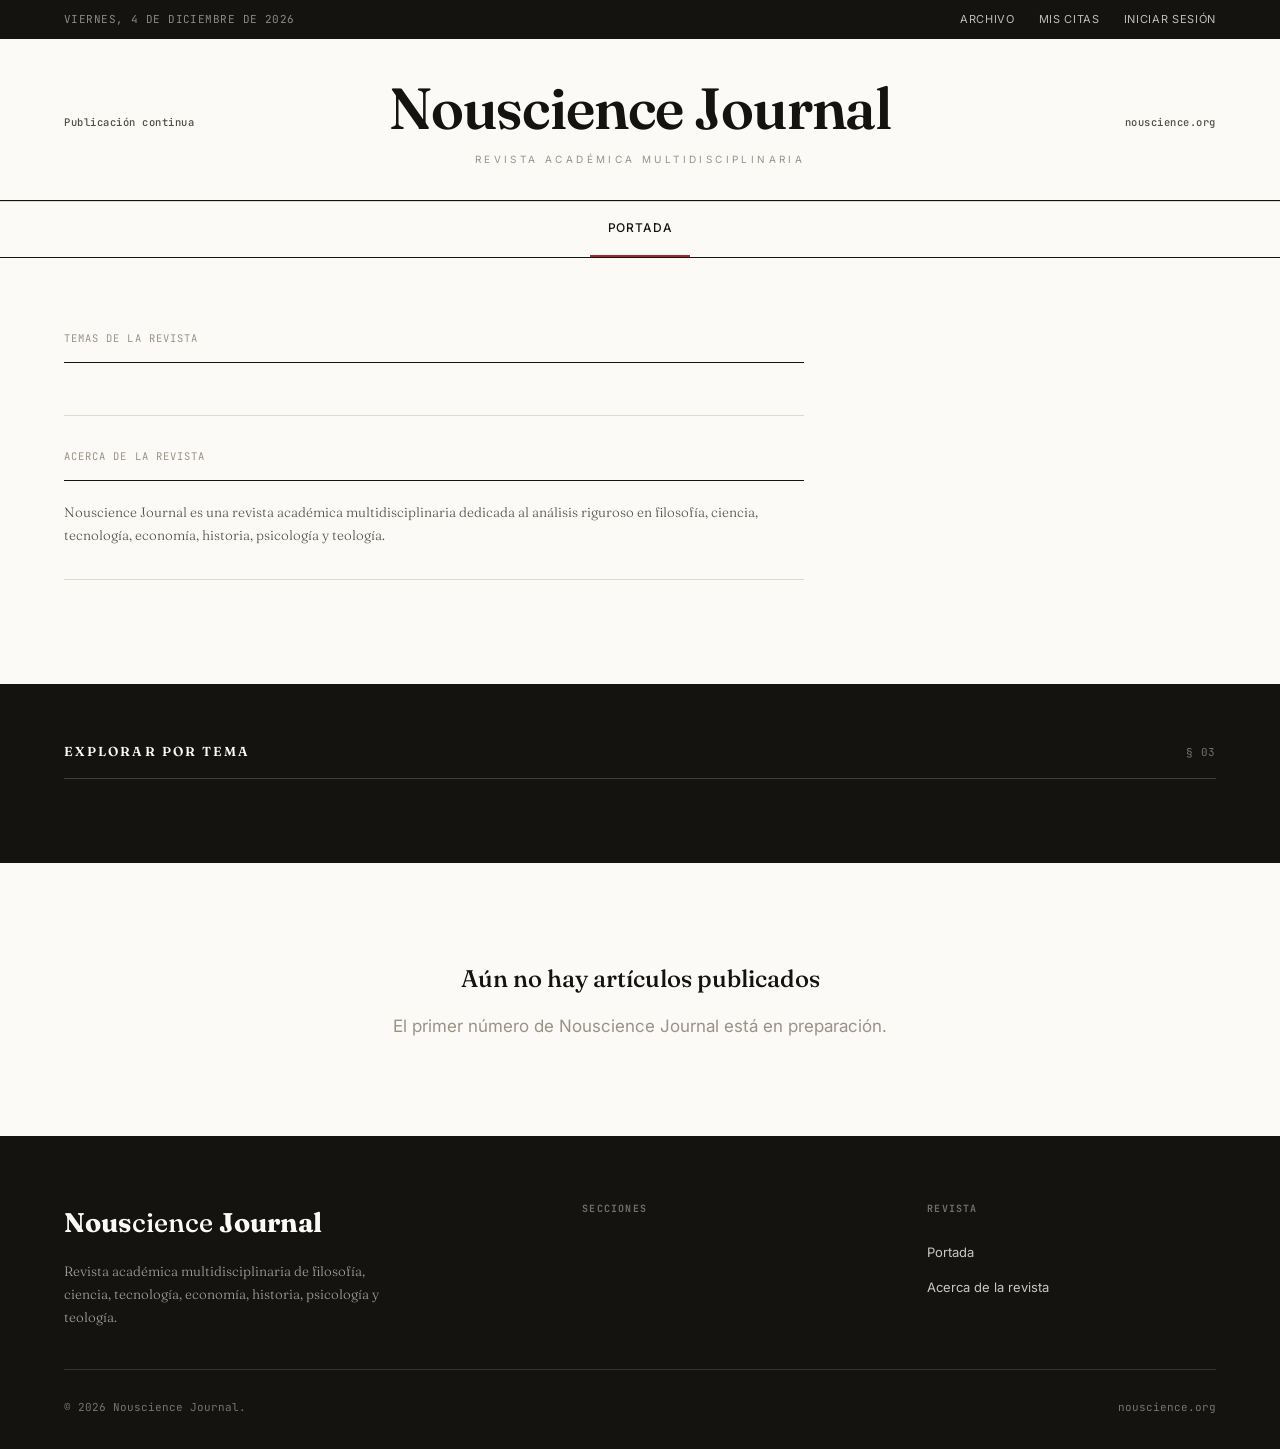
<file: index.html>
<!DOCTYPE html>
<html lang="es">
<head>
<meta charset="UTF-8"/>
<meta name="viewport" content="width=device-width, initial-scale=1.0"/>
<title>Nouscience Journal</title>
<link rel="icon" type="image/png" href="favicon.png"/>
<link rel="apple-touch-icon" href="favicon.png"/>
<link rel="preconnect" href="https://fonts.googleapis.com"/>
<link rel="preconnect" href="https://fonts.gstatic.com" crossorigin/>
<link href="https://fonts.googleapis.com/css2?family=Fraunces:ital,opsz,wght@0,9..144,300;0,9..144,400;0,9..144,500;0,9..144,600;0,9..144,700;0,9..144,800;1,9..144,400;1,9..144,500&family=Inter:wght@300;400;500;600;700&family=JetBrains+Mono:wght@400;500;600&display=swap" rel="stylesheet"/>
<style>
*,*::before,*::after{box-sizing:border-box;margin:0;padding:0}
/* ============================================================
   NOUSCIENCE JOURNAL — visual system
   - Base unit: 8px. All spacing is a multiple of 8 (occasional 4px
     half-steps for optical fine-tuning).
   - Display: Fraunces (high-contrast serif, "research institution"
     not "magazine"). UI/body: Inter. Index/codes/timestamps: JetBrains Mono.
   - Accent: a single precise ink-crimson, used structurally
     (rules, the numbered-index marker, category dot) — never as fill.
   - Signature compositional device: the "Issue Index" — every
     section is framed like a page of a numbered research journal
     issue (Vol./No., monospaced running numerals, hairline column
     grid) rather than a generic card grid.
   ============================================================ */
:root{
  --paper:#FBFAF7;--paper-dim:#F3F1EA;--ink:#14130F;--ink-soft:#524E45;--ink-faint:#9A9385;
  --line:#DEDACB;--line-soft:#EAE6D9;--white:#fff;
  --accent:#A6262C;--accent-deep:#7E1A1F;--accent-pale:#F3E3E0;
  --night:var(--ink);--gold:var(--accent);--gold-light:var(--accent-deep);--ivory:var(--paper);--ivory-dark:var(--paper-dim);--lead:var(--ink-soft);--violet:var(--accent);--violet-light:var(--accent-deep);--mist:var(--ink-faint);
  --u:8px;
}
html{scroll-behavior:smooth}
body{background:var(--paper);color:var(--ink);font-family:'Inter',-apple-system,sans-serif;font-size:17px;line-height:1.7;-webkit-font-smoothing:antialiased;overflow-x:hidden}
.mono{font-family:'JetBrains Mono',monospace}

/* — UTILITY BAR — */
.utilbar{background:var(--ink);color:var(--ink-faint)}
.utilbar-in{max-width:1360px;margin:0 auto;padding:10px 5vw;display:flex;align-items:center;justify-content:space-between;font-family:'JetBrains Mono',monospace;font-size:11px;letter-spacing:.04em}
.utilbar-date{text-transform:uppercase;color:rgba(255,255,255,.5)}
.utilbar-links{display:flex;gap:24px;align-items:center;font-family:'Inter',sans-serif;letter-spacing:.06em}
.utilbar-links a{color:rgba(255,255,255,.72);text-decoration:none;cursor:pointer;transition:color .2s;font-size:11px;text-transform:uppercase}
.utilbar-links a:hover{color:#fff}

/* — MASTHEAD: journal nameplate, framed by hairline + double rule,
   Vol./No. issue framing either side of the wordmark — */
.masthead{background:var(--paper);border-bottom:1.5px solid var(--ink)}
.masthead-inner{max-width:1360px;margin:0 auto;padding:40px 5vw 32px;display:grid;grid-template-columns:1fr auto 1fr;align-items:center;gap:24px}
.mh-meta{font-family:'JetBrains Mono',monospace;font-size:10.5px;letter-spacing:.05em;color:var(--ink-faint);line-height:1.9}
.mh-meta.r{text-align:right}
.mh-meta b{color:var(--ink-soft);font-weight:500}
.brand{cursor:pointer;text-align:center}
.brand-name{font-family:'Fraunces',serif;font-size:clamp(34px,4.6vw,58px);font-weight:600;font-optical-sizing:auto;color:var(--ink);letter-spacing:-.02em;line-height:1}
.brand-name em{color:var(--ink);font-style:normal;font-weight:600}
.brand-tagline{font-family:'Inter',sans-serif;font-size:10px;letter-spacing:.34em;text-transform:uppercase;color:var(--ink-faint);margin-top:14px}

.snav{background:var(--paper);border-bottom:1px solid var(--ink);position:relative}
.snav::before{content:'';position:absolute;top:0;left:0;right:0;height:.5px;background:var(--line)}
.snav ul{max-width:1360px;margin:0 auto;list-style:none;display:flex;justify-content:center;padding:0 5vw;flex-wrap:wrap}
.snav li{position:relative}
.snav li a{display:flex;align-items:center;gap:8px;padding:17px 18px;font-family:'Inter',sans-serif;font-size:12px;font-weight:500;letter-spacing:.07em;text-transform:uppercase;color:var(--ink-soft);text-decoration:none;border-bottom:2px solid transparent;transition:color .2s,border-color .2s;cursor:pointer}
.snav li a:hover,.snav li a.active{color:var(--ink);border-bottom-color:var(--accent)}
.cat-dot{display:inline-block;width:6px;height:6px;border-radius:50%;flex-shrink:0}
.snav .dropdown{display:none;position:absolute;top:100%;left:0;min-width:230px;background:var(--paper);border:1px solid var(--line);border-top:2px solid var(--accent);box-shadow:0 20px 40px rgba(20,18,12,.12);z-index:50;padding:6px 0}
.snav li:hover .dropdown,.snav li.open .dropdown{display:block}
.snav .dropdown li{display:block}
.snav .dropdown a{padding:11px 20px;font-size:11.5px;font-weight:400;white-space:nowrap;border-bottom:none;color:var(--ink-soft)}
.snav .dropdown a:hover{background:var(--paper-dim);color:var(--ink)}
.page{display:none}
.page.active{display:block}

/* — HOME: "Issue Index" hero. A visible column grid (hairline
   verticals) frames the lead story like a printed journal page,
   with a running index of "also in this issue" pieces marked by
   monospace numerals. — */
.hero{background:var(--paper);padding:48px 5vw 0;border-bottom:none}
.hero-inner{max-width:1360px;margin:0 auto;padding-bottom:56px}
.hero-inner>*{min-width:0}
.hero-rule{display:none}
.hmedia{width:100%;background:var(--paper-dim);margin-bottom:0;display:flex;align-items:center;justify-content:center;overflow:hidden;position:relative;min-height:120px;border:.5px solid var(--line)}
.hmedia .cv{font-size:96px}
.hero-body{display:grid;grid-template-columns:3fr 1px 2fr;gap:48px;align-items:start;padding-top:36px}
.hero-body>*{min-width:0}
.hero-divider{background:var(--line);width:1px;align-self:stretch}
.hlabel{font-family:'JetBrains Mono',monospace;font-size:11px;letter-spacing:.08em;text-transform:uppercase;color:var(--accent);margin-bottom:20px;display:flex;align-items:center;gap:12px}
.hlabel::before{content:'';display:block;width:28px;height:1.5px;background:var(--accent)}
.htitle{font-family:'Fraunces',serif;font-size:clamp(28px,3.8vw,52px);font-weight:600;color:var(--ink);line-height:1.06;letter-spacing:-.025em;margin-bottom:20px;cursor:pointer;transition:color .2s}
.htitle:hover{color:var(--accent)}
.htitle em{color:var(--accent);font-style:italic;font-weight:500}
.hexcerpt{font-size:17px;color:var(--ink);line-height:1.7;margin-bottom:28px;font-family:'Fraunces',serif;font-weight:300;opacity:.75}
.rbtn{display:inline-flex;align-items:center;gap:8px;padding:0;background:none;border:none;border-bottom:1.5px solid var(--ink);color:var(--ink);font-family:'Inter',sans-serif;font-size:12px;font-weight:500;letter-spacing:.08em;text-transform:uppercase;cursor:pointer;transition:color .25s,border-color .25s;padding-bottom:4px}
.rbtn:hover{color:var(--accent);border-color:var(--accent)}
.rbtn svg{transition:transform .25s}
.rbtn:hover svg{transform:translateX(5px)}
.hside-title{font-family:'JetBrains Mono',monospace;font-size:10.5px;letter-spacing:.1em;text-transform:uppercase;color:var(--ink-faint);margin-bottom:24px;padding-bottom:16px;border-bottom:1.5px solid var(--ink);display:flex;justify-content:space-between}
.sa{padding:20px 0;border-bottom:.5px solid var(--line-soft);cursor:pointer;transition:opacity .2s;display:grid;grid-template-columns:32px 1fr;gap:16px}
.sa:hover{opacity:.62}
.sa:last-child{border-bottom:none}
.sa>*{min-width:0}
.sa-idx{font-family:'JetBrains Mono',monospace;font-size:12px;color:var(--ink-faint);padding-top:2px}
.sa-tag{font-family:'Inter',sans-serif;font-size:9.5px;font-weight:600;letter-spacing:.14em;text-transform:uppercase;color:var(--accent);margin-bottom:7px;display:flex;align-items:center;gap:6px;flex-wrap:wrap}
.sa h4{font-family:'Fraunces',serif;font-size:16.5px;font-weight:500;color:var(--ink);line-height:1.32;margin-bottom:6px}
.sa p{font-family:'JetBrains Mono',monospace;font-size:10.5px;color:var(--ink-faint);text-transform:uppercase;letter-spacing:.04em}

.mw{max-width:1360px;margin:0 auto;padding:0 5vw}
.sh{display:flex;align-items:baseline;gap:24px;margin-bottom:40px;padding-bottom:16px;border-bottom:1.5px solid var(--ink);justify-content:space-between}
.sh h2{font-family:'Fraunces',serif;font-size:13px;font-weight:600;letter-spacing:.16em;text-transform:uppercase;color:var(--ink)}
.sh-idx{font-family:'JetBrains Mono',monospace;font-size:11px;color:var(--ink-faint);letter-spacing:.05em}
.sh::after{content:none}

/* — MAGAZINE MOSAIC GRID: asymmetric 12-col CSS grid,
   image-led cards vs. text-forward editorial cards,
   hairline borders, no shadows, Fraunces + mono rhythm. — */
.fs{padding:0 0 72px}
/* legacy classes kept for any residual references */
.fg-rule{display:none}
.fg-secondary{display:none}
.card-lead{display:none}
.cr-idx{display:none}
.ci-b{aspect-ratio:16/9}
.cv{width:100%;height:100%;display:flex;align-items:center;justify-content:center;font-family:'Fraunces',serif;font-size:52px;font-weight:600;opacity:.18;color:var(--ink);font-style:italic}
.ctag{font-family:'JetBrains Mono',monospace;font-size:10px;font-weight:500;letter-spacing:.12em;text-transform:uppercase;color:var(--ink-soft);margin-bottom:10px;display:flex;align-items:center;gap:7px}
.cfoot{margin-top:12px;font-family:'JetBrains Mono',monospace;font-size:10px;color:var(--ink-faint);text-transform:uppercase;letter-spacing:.04em;display:flex;gap:14px}

/* Mosaic grid container */
.fg{display:grid;grid-template-columns:repeat(12,1fr);gap:0;border-top:.5px solid var(--line)}

/* Generic mosaic card */
.mc{cursor:pointer;padding:28px 28px 24px;border-right:.5px solid var(--line);border-bottom:.5px solid var(--line);transition:background .18s;display:flex;flex-direction:column;min-width:0}
.mc:last-child{border-right:none}
.mc:hover{background:var(--paper-dim)}
.mc:hover .mc-title{color:var(--accent)}

/* Column spans */
.mc-8{grid-column:span 8}
.mc-4{grid-column:span 4}
.mc-6{grid-column:span 6}
.mc-12{grid-column:span 12}

/* Image-led card */
.mc-img img{width:100%;height:auto;display:block;margin-bottom:20px;border-bottom:.5px solid var(--line)}
.mc-title{font-family:'Fraunces',serif;font-weight:500;color:var(--ink);line-height:1.18;transition:color .2s;letter-spacing:-.018em;margin-bottom:10px}
.mc-8 .mc-title{font-size:clamp(24px,2.8vw,36px)}
.mc-4 .mc-title,.mc-6 .mc-title{font-size:clamp(18px,1.9vw,24px)}
.mc-excerpt{font-family:'Fraunces',serif;font-weight:300;font-size:14.5px;color:var(--ink-soft);line-height:1.62;flex:1;margin-bottom:12px}

/* Text-forward card — no image */
.mc-text{border-left:2px solid var(--mc-accent,var(--accent))}
.mc-text .mc-pullnum{font-family:'Fraunces',serif;font-size:clamp(36px,4vw,56px);font-weight:600;font-style:italic;color:var(--ink);opacity:.08;line-height:1;margin-bottom:8px;letter-spacing:-.04em;display:block}
.mc-text .mc-title{font-size:clamp(17px,1.7vw,22px)}
.mc-8.mc-text .mc-title{font-size:clamp(22px,2.4vw,32px)}

/* Recent list — editorial numbered index */
.re-list{display:flex;flex-direction:column;border-top:.5px solid var(--line)}
.re-item{display:grid;grid-template-columns:40px auto 1fr auto;gap:0 20px;align-items:baseline;padding:18px 0;border-bottom:.5px solid var(--line-soft);cursor:pointer;transition:opacity .18s}
.re-item:hover{opacity:.7}
.re-item:hover .re-title{color:var(--accent)}
.re-num{font-family:'JetBrains Mono',monospace;font-size:11px;color:var(--ink-faint);letter-spacing:.06em;white-space:nowrap;align-self:center}
.re-sep{font-family:'JetBrains Mono',monospace;font-size:10px;color:var(--line);letter-spacing:0;align-self:center}
.re-cat{font-family:'JetBrains Mono',monospace;font-size:10px;font-weight:500;letter-spacing:.1em;text-transform:uppercase;white-space:nowrap;align-self:center;display:flex;align-items:center;gap:6px}
.re-title{font-family:'Fraunces',serif;font-weight:500;font-size:17px;color:var(--ink);line-height:1.28;transition:color .2s;letter-spacing:-.01em}
.re-meta{font-family:'JetBrains Mono',monospace;font-size:10px;color:var(--ink-faint);white-space:nowrap;align-self:center;text-transform:uppercase;letter-spacing:.04em}

@media(max-width:900px){
  .fg{grid-template-columns:1fr 1fr}
  .mc-8,.mc-4,.mc-6,.mc-12{grid-column:span 2}
}
@media(max-width:600px){
  .fg{grid-template-columns:1fr}
  .mc-8,.mc-4,.mc-6,.mc-12{grid-column:span 1}
  .mc:last-child{border-right:none}
  .re-item{grid-template-columns:32px 1fr;gap:0 12px}
  .re-sep,.re-cat,.re-meta{display:none}
  .re-title{grid-column:2}
}

/* — PULL QUOTE BAND: oversized display serif framed by hairline
   top/bottom rules and a short accent tick, no panel fill. — */
.qb{padding:80px 5vw;text-align:center;border-top:1.5px solid var(--ink);border-bottom:1.5px solid var(--ink)}
.qb-rule{width:52px;height:2px;background:var(--accent);margin:0 auto 36px}
.qb blockquote{max-width:780px;margin:0 auto;font-family:'Fraunces',serif;font-size:clamp(24px,3.2vw,38px);font-style:italic;font-weight:400;color:var(--ink);line-height:1.42;margin-bottom:24px}
.qb cite{font-family:'JetBrains Mono',monospace;font-size:11px;letter-spacing:.08em;text-transform:uppercase;color:var(--ink-faint);font-style:normal}

.cs{padding:72px 0}
.tc{display:grid;grid-template-columns:1fr 340px;gap:72px;align-items:start}
.al{display:flex;flex-direction:column}
.ai{display:grid;grid-template-columns:1fr 110px;gap:28px;align-items:start;padding:30px 0;border-bottom:.5px solid var(--line-soft);cursor:pointer}
.ai:first-child{padding-top:0}
.ai:hover .at{color:var(--accent)}
.an{font-family:'JetBrains Mono',monospace;font-size:11px;color:var(--ink-faint);letter-spacing:.04em;margin-bottom:10px}
.atag{font-family:'Inter',sans-serif;font-size:9.5px;font-weight:600;letter-spacing:.14em;text-transform:uppercase;color:var(--ink-soft);margin-bottom:9px;display:flex;align-items:center;gap:7px}
.at{font-family:'Fraunces',serif;font-size:20px;font-weight:500;color:var(--ink);line-height:1.28;margin-bottom:9px;transition:color .2s}
.ae{font-size:13.5px;color:var(--ink-soft);line-height:1.6;margin-bottom:11px;font-family:'Fraunces',serif;font-weight:300}
.am{font-family:'JetBrains Mono',monospace;font-size:10.5px;color:var(--ink-faint);text-transform:uppercase;letter-spacing:.03em}
.ath{overflow:hidden;background:var(--paper-dim);position:relative}
.ath::after{content:'';position:absolute;inset:0;border:.5px solid var(--line)}
.athi{width:100%;height:100%;display:flex;align-items:center;justify-content:center;font-family:'Fraunces',serif;font-size:32px;font-style:italic;font-weight:600;opacity:.2;color:var(--ink)}
.sw{padding:0 0 32px;margin-bottom:32px;border-bottom:.5px solid var(--line)}
.swt{font-family:'JetBrains Mono',monospace;font-size:10.5px;letter-spacing:.1em;text-transform:uppercase;color:var(--ink-faint);margin-bottom:20px;padding-bottom:14px;border-bottom:1.5px solid var(--ink)}
.tl{list-style:none}
.tl li{display:flex;align-items:center;justify-content:space-between;padding:11px 0;border-bottom:.5px solid var(--line-soft);font-family:'Inter',sans-serif;font-size:12.5px;color:var(--ink-soft);cursor:pointer;transition:color .2s}
.tl li:last-child{border-bottom:none}
.tl li:hover{color:var(--accent)}
.tc-ct{font-family:'JetBrains Mono',monospace;font-size:10.5px;color:var(--ink-faint)}
.about-box p{font-size:13.5px;color:var(--ink-soft);line-height:1.7;font-family:'Fraunces',serif;font-weight:300}

.tb{background:var(--ink);padding:56px 5vw;border-top:none;border-bottom:none}
.ti{max-width:1360px;margin:0 auto}
.ts{display:flex;gap:12px;margin-top:28px;flex-wrap:wrap}
.tp{padding:9px 18px;border:1px solid rgba(255,255,255,.22);font-family:'Inter',sans-serif;font-size:11.5px;font-weight:500;letter-spacing:.05em;text-transform:uppercase;color:rgba(255,255,255,.66);cursor:pointer;background:transparent;transition:border-color .2s,color .2s,background .2s}
.tp:hover,.tp.active{border-color:var(--accent);color:#fff;background:rgba(166,38,44,.16)}

/* — CHIP FILTER BAR: modern pill chips for filtering the homepage
   listing by category, placed above the featured-articles section.
   Hairline border by default; on hover/active, filled with a
   category-tinted wash and a category-colored border. — */
.chipbar{padding:28px 0 8px}
.chipbar-label{font-family:'JetBrains Mono',monospace;font-size:10.5px;letter-spacing:.12em;text-transform:uppercase;color:var(--ink-faint);margin-bottom:16px;display:flex;align-items:center;gap:10px}
.chipbar-label::before{content:'';display:block;width:18px;height:1.5px;background:var(--accent)}
.chips{display:flex;gap:10px;flex-wrap:wrap}
.chip{display:inline-flex;align-items:center;gap:8px;padding:8px 16px 8px 12px;border-radius:999px;border:1px solid var(--line);background:var(--white);cursor:pointer;transition:border-color .2s,background-color .2s,color .2s,transform .15s;-webkit-tap-highlight-color:transparent}
.chip:hover{border-color:var(--chip-c,var(--accent));transform:translateY(-1px)}
.chip-dot{width:7px;height:7px;border-radius:50%;background:var(--chip-c,var(--accent));flex-shrink:0;transition:transform .2s}
.chip-label{font-family:'JetBrains Mono',monospace;font-size:10.5px;font-weight:500;letter-spacing:.08em;text-transform:uppercase;color:var(--ink-soft);transition:color .2s}
.chip.active{border-color:var(--chip-c,var(--accent));background:color-mix(in srgb, var(--chip-c,var(--accent)) 9%, var(--white))}
.chip.active .chip-label{color:var(--chip-c,var(--accent))}
.chip.active .chip-dot{transform:scale(1.25)}
.chip:active{transform:translateY(0) scale(.98)}
.chip.chip-all{padding-left:16px}
.chip.chip-all.active{background:var(--ink);border-color:var(--ink)}
.chip.chip-all.active .chip-label{color:var(--paper)}
.empty-state{padding:96px 5vw;text-align:center;color:var(--ink-faint);font-family:'Inter',sans-serif}
.empty-state strong{display:block;font-family:'Fraunces',serif;font-size:24px;color:var(--ink);margin-bottom:12px;font-weight:500}

/* ARTICLE PAGE — typeset like a research paper: epigraph subtitle,
   drop cap opening, generous measure, mono running stats. */
#page-article{animation:fi .35s ease}
@keyframes fi{from{opacity:0;transform:translateY(14px)}to{opacity:1;transform:translateY(0)}}
.ah{background:var(--paper);padding:56px 5vw 0;border-bottom:none}
.ah-in{max-width:740px;margin:0 auto}
.bc{font-family:'JetBrains Mono',monospace;font-size:11px;letter-spacing:.04em;text-transform:uppercase;color:var(--ink-faint);margin-bottom:28px;display:flex;align-items:center;gap:12px}
.bc .bl{color:var(--accent);cursor:pointer;transition:opacity .2s}
.bc .bl:hover{opacity:.7}
.bc .sep{color:var(--line)}
.acl{font-family:'Inter',sans-serif;font-size:11px;font-weight:600;letter-spacing:.12em;text-transform:uppercase;color:var(--ink-soft);margin-bottom:22px;display:flex;align-items:center;gap:9px}
.atitle{font-family:'Fraunces',serif;font-size:clamp(32px,4.8vw,54px);font-weight:600;color:var(--ink);line-height:1.06;letter-spacing:-.02em;margin-bottom:26px}
.asf{font-family:'Fraunces',serif;font-size:20px;color:var(--ink-soft);line-height:1.6;margin-bottom:32px;font-style:italic;font-weight:300;padding-left:20px;border-left:2px solid var(--accent)}
.amb{display:flex;align-items:center;gap:24px;padding:24px 0 32px;border-top:.5px solid var(--line);flex-wrap:wrap}
.ast{font-family:'JetBrains Mono',monospace;font-size:11px;color:var(--ink-faint);text-transform:uppercase;letter-spacing:.04em;line-height:2}
.strip{height:1.5px;background:var(--ink)}
.abw{max-width:1320px;margin:0 auto;padding:56px 5vw 96px;display:grid;grid-template-columns:minmax(0,760px) 280px;justify-content:start;gap:64px;align-items:start}
.ab{max-width:760px}
.ab p{margin-bottom:26px;font-size:18.5px;line-height:1.85;color:var(--ink);font-family:'Fraunces',serif;font-weight:300}
.ab img{display:block;max-width:100%;height:auto;margin:32px auto;border:.5px solid var(--line)}
.ab>p:first-of-type::first-letter{font-family:'Fraunces',serif;font-weight:600;font-size:76px;line-height:.78;float:left;padding:6px 10px 0 0;color:var(--accent)}
.ab h2,.ab h3{font-family:'Fraunces',serif;font-size:26px;font-weight:600;color:var(--ink);margin:52px 0 20px;letter-spacing:-.01em}
.ab blockquote{border-left:none;border-top:1.5px solid var(--ink);border-bottom:1.5px solid var(--ink);margin:48px 0;padding:28px 0;font-style:italic;color:var(--ink);font-size:25px;line-height:1.5;font-family:'Fraunces',serif;font-weight:400;text-align:center}
.ab blockquote cite{display:block;margin-top:16px;font-family:'JetBrains Mono',monospace;font-size:11px;letter-spacing:.06em;text-transform:uppercase;color:var(--ink-faint);font-style:normal}
.ab p.ql-pullquote-true{border:none;border-top:1.5px solid var(--ink);border-bottom:1.5px solid var(--ink);background:none;padding:32px 0;margin:48px 0 0;font-size:26px;line-height:1.45;font-style:italic;font-weight:400;color:var(--ink);font-family:'Fraunces',serif;text-align:center}
.ab p.ql-pullquote-true + p.ql-pullquote-true{border-top:none;margin-top:0;margin-bottom:48px;padding-top:0;padding-bottom:28px;font-size:11.5px;font-style:normal;font-weight:600;letter-spacing:.08em;text-transform:uppercase;color:var(--ink-faint);font-family:'JetBrains Mono',monospace;text-align:center}
.ab p.ql-factbox-true{position:relative;border:1px solid var(--line);background:var(--paper-dim);padding:46px 32px 12px;margin:48px 0 0;font-size:16px;line-height:1.8;color:var(--ink-soft);font-weight:300;font-family:'Fraunces',serif}
.ab p.ql-factbox-true::before{content:'EXCURSUS';position:absolute;left:32px;top:18px;font-size:10.5px;font-weight:600;letter-spacing:.14em;text-transform:uppercase;color:var(--accent);font-family:'JetBrains Mono',monospace}
.ab p.ql-factbox-true + p.ql-factbox-true{border-top:none;padding-top:10px;margin-top:0;color:var(--ink-soft);font-weight:300}
.ab p.ql-factbox-true + p.ql-factbox-true::before{content:none}
.ab p.ql-factbox-true:not(:has(+ p.ql-factbox-true)){padding-bottom:26px;margin-bottom:48px}
.ab .fn{font-size:13px;color:var(--ink-faint);font-family:'JetBrains Mono',monospace;border-top:.5px solid var(--line);padding-top:26px;margin-top:52px;line-height:1.8}
.aside{position:sticky;top:32px}
.asw{padding:0 0 28px;margin-bottom:28px;border-bottom:.5px solid var(--line)}
.aswt{font-family:'JetBrains Mono',monospace;font-size:10px;letter-spacing:.1em;text-transform:uppercase;color:var(--ink-faint);margin-bottom:18px;padding-bottom:12px;border-bottom:1.5px solid var(--ink)}
.arel{display:flex;flex-direction:column}
.aar{padding:16px 0;border-bottom:.5px solid var(--line-soft);cursor:pointer}
.aar:last-child{border-bottom:none}
.aar:hover .aart{color:var(--accent)}
.aatag{font-family:'Inter',sans-serif;font-size:9px;font-weight:600;letter-spacing:.14em;text-transform:uppercase;color:var(--ink-soft);margin-bottom:6px;display:flex;align-items:center;gap:6px}
.aart{font-family:'Fraunces',serif;font-size:15px;font-weight:500;color:var(--ink);line-height:1.35;transition:color .2s}
.aarm{font-family:'JetBrains Mono',monospace;font-size:10.5px;color:var(--ink-faint);margin-top:5px;text-transform:uppercase;letter-spacing:.03em}
.ash{display:flex;flex-direction:column;gap:10px}
.shb{padding:12px 16px;border:1px solid var(--line);background:transparent;color:var(--ink-soft);font-family:'Inter',sans-serif;font-size:11px;font-weight:500;letter-spacing:.06em;text-transform:uppercase;cursor:pointer;text-align:left;transition:border-color .2s,color .2s}
.shb:hover{border-color:var(--ink);color:var(--ink)}
.adoi{font-family:'JetBrains Mono',monospace;font-size:11px;color:var(--ink-faint);line-height:1.8}
.adoi strong{color:var(--ink);display:block;margin-bottom:6px;font-family:'Inter',sans-serif;font-weight:600;letter-spacing:.02em}
.anav{background:var(--paper);border-top:1.5px solid var(--ink);padding:40px 5vw}
.anav-in{max-width:1080px;margin:0 auto;display:grid;grid-template-columns:1fr 1fr;gap:48px}
.ans.r{text-align:right}
.anl{font-family:'JetBrains Mono',monospace;font-size:10px;letter-spacing:.08em;text-transform:uppercase;color:var(--ink-faint);margin-bottom:10px;display:flex;align-items:center;gap:8px}
.ans.r .anl{justify-content:flex-end}
.ant{font-family:'Fraunces',serif;font-size:19px;font-weight:500;color:var(--ink);line-height:1.3;cursor:pointer;transition:color .2s}
.ant:hover{color:var(--accent)}
.ana{font-family:'JetBrains Mono',monospace;font-size:11px;color:var(--ink-faint);margin-top:8px}

/* — ABOUT PAGE — long-form editorial page, same typeset rules as the
   article page, narrow reading measure, mono "§ 0N" section markers. */
.about-hero{background:var(--paper);padding:64px 5vw 40px;border-bottom:1.5px solid var(--ink)}
.about-hero-in{max-width:740px;margin:0 auto}
.about-kicker{font-family:'JetBrains Mono',monospace;font-size:11px;letter-spacing:.1em;text-transform:uppercase;color:var(--accent);margin-bottom:20px;display:flex;align-items:center;gap:10px}
.about-kicker::before{content:'';display:block;width:24px;height:1.5px;background:var(--accent)}
.about-title{font-family:'Fraunces',serif;font-size:clamp(34px,5vw,56px);font-weight:600;color:var(--ink);line-height:1.05;letter-spacing:-.02em;margin-bottom:20px}
.about-lede{font-family:'Fraunces',serif;font-size:19px;font-weight:300;font-style:italic;color:var(--ink-soft);line-height:1.6;max-width:640px}
.about-body{max-width:1080px;margin:0 auto;padding:0 5vw}
.about-sec{max-width:680px;margin:0 auto;padding:64px 0;border-bottom:.5px solid var(--line)}
.about-sec:last-of-type{border-bottom:none}
.about-secmark{font-family:'JetBrains Mono',monospace;font-size:11px;letter-spacing:.1em;text-transform:uppercase;color:var(--ink-faint);margin-bottom:18px;display:flex;align-items:center;gap:10px}
.about-secmark::before{content:'';display:block;width:18px;height:1.5px;background:var(--accent)}
.about-sec h2{font-family:'Fraunces',serif;font-size:clamp(24px,3vw,32px);font-weight:600;color:var(--ink);letter-spacing:-.01em;margin-bottom:22px;line-height:1.18}
.about-sec p{font-family:'Fraunces',serif;font-size:18px;font-weight:300;color:var(--ink);line-height:1.8;margin-bottom:22px}
.about-sec p:last-child{margin-bottom:0}
.about-sec p strong{font-weight:600}
.ab-disc-grid{display:grid;grid-template-columns:1fr 1fr;gap:16px;margin-top:8px}
.ab-disc{padding:18px 20px;border:1px solid var(--line);border-left:2.5px solid var(--chip-c,var(--accent));background:var(--paper-dim)}
.ab-disc-h{font-family:'Inter',sans-serif;font-size:13.5px;font-weight:600;letter-spacing:.02em;color:var(--ink);display:flex;align-items:center;gap:9px;margin-bottom:6px}
.ab-disc-subs{font-family:'JetBrains Mono',monospace;font-size:10.5px;color:var(--ink-faint);letter-spacing:.02em;line-height:1.6}
@media(max-width:640px){.ab-disc-grid{grid-template-columns:1fr}}

/* — FOOTER: dark, structural, mono colophon line — */
footer{background:var(--ink);color:var(--paper-dim);padding:64px 5vw 32px;border-top:none}
.fi{max-width:1360px;margin:0 auto;display:grid;grid-template-columns:1.6fr 1fr 1fr;gap:56px;padding-bottom:40px;border-bottom:.5px solid rgba(255,255,255,.14);margin-bottom:28px}
.fb p{font-size:13.5px;color:rgba(251,250,247,.62);line-height:1.7;margin-top:14px;max-width:340px;font-family:'Fraunces',serif;font-weight:300}
.fc h4{font-family:'JetBrains Mono',monospace;font-size:10px;letter-spacing:.12em;text-transform:uppercase;color:rgba(251,250,247,.4);margin-bottom:18px}
.fc ul{list-style:none}
.fc li{padding:6px 0;font-family:'Inter',sans-serif;font-size:13px;color:rgba(251,250,247,.78);cursor:pointer;transition:color .2s}
.fc li:hover{color:var(--accent)}
.fbot{max-width:1360px;margin:0 auto;display:flex;justify-content:space-between;align-items:center;font-family:'JetBrains Mono',monospace;font-size:11px;color:rgba(251,250,247,.42)}
.fbot a{color:rgba(251,250,247,.7);text-decoration:none}
/* selection toolbar */
.sel-bar{position:fixed;display:none;z-index:1500;background:var(--ink);border:1px solid var(--ink);padding:4px;gap:2px;align-items:center}
.sel-bar button{background:none;border:none;color:var(--paper);font-family:'Inter',sans-serif;font-size:11px;letter-spacing:.05em;padding:8px 12px;cursor:pointer;display:flex;align-items:center;gap:6px;white-space:nowrap;transition:background .15s,color .15s}
.sel-bar button:hover{background:rgba(255,255,255,.12);color:var(--accent)}
.ab mark{background:var(--accent-pale);color:inherit;padding:0 2px}
/* quotes page */
.quotes-empty{padding:72px 5vw;text-align:center;color:var(--ink-faint);font-family:'Inter',sans-serif}
.quotes-empty strong{display:block;font-family:'Fraunces',serif;font-size:21px;font-weight:500;color:var(--ink);margin-bottom:10px}
.qt-item{padding:28px 0;border-bottom:.5px solid var(--line);display:grid;grid-template-columns:1fr auto;gap:20px;align-items:start}
.qt-text{font-family:'Fraunces',serif;font-style:italic;font-size:17.5px;font-weight:300;color:var(--ink);line-height:1.6}
.qt-meta{font-family:'JetBrains Mono',monospace;font-size:11px;color:var(--ink-faint);margin-top:10px;display:flex;gap:10px;align-items:center}
.qt-meta a{color:var(--accent);cursor:pointer;text-decoration:none;font-family:'Inter',sans-serif}
.qt-meta a:hover{color:var(--accent-deep)}
.qt-del{background:none;border:1px solid var(--line);color:var(--ink-faint);font-family:'Inter',sans-serif;font-size:10px;letter-spacing:.06em;text-transform:uppercase;padding:7px 14px;cursor:pointer;white-space:nowrap;transition:border-color .2s,color .2s}
.qt-del:hover{border-color:var(--accent);color:var(--accent)}
.auth-overlay{display:none;position:fixed;inset:0;background:rgba(20,19,15,.66);z-index:200;align-items:center;justify-content:center;padding:20px}
.auth-modal{position:relative;background:var(--paper);max-width:400px;width:100%;padding:40px 36px;border-top:2px solid var(--ink)}
.auth-close{position:absolute;top:16px;right:16px;background:none;border:none;font-size:22px;line-height:1;color:var(--ink-soft);cursor:pointer}
.auth-modal h3{font-family:'Fraunces',serif;font-size:25px;font-weight:600;color:var(--ink);margin-bottom:10px}
.auth-sub{font-size:13px;color:var(--ink-soft);margin-bottom:24px;line-height:1.55}
#authForm input{display:block;width:100%;padding:12px 14px;margin-bottom:12px;border:1px solid var(--line);background:#fff;font-family:'Inter',sans-serif;font-size:13px}
#authForm input:focus{outline:none;border-color:var(--accent)}
.auth-err{font-size:12.5px;color:var(--accent);margin-bottom:10px;min-height:1px}
.auth-submit{width:100%;padding:13px;background:var(--ink);color:var(--paper);border:none;font-family:'Inter',sans-serif;font-size:12px;font-weight:500;letter-spacing:.08em;text-transform:uppercase;cursor:pointer;transition:background .2s}
.auth-submit:hover{background:var(--accent)}
.auth-switch{font-size:12.5px;color:var(--ink-soft);margin-top:18px;text-align:center}
.auth-switch a{color:var(--accent);cursor:pointer;text-decoration:underline;margin-left:4px}
/* — PER-CATEGORY FRANJAS — */
.cat-section{padding:48px 0 56px;border-top:1px solid var(--line);max-width:1360px;margin:0 auto;padding-left:5vw;padding-right:5vw}
.cat-sh{display:flex;align-items:center;justify-content:space-between;margin-bottom:32px;padding-bottom:16px;border-bottom:.5px solid var(--line)}
.cat-sh-left{display:flex;flex-direction:row;gap:10px;align-items:center}
.cat-sh-name{font-family:'JetBrains Mono',monospace;font-size:11px;text-transform:uppercase;letter-spacing:.1em;color:var(--ink-soft)}
.cat-sh-idx{font-family:'JetBrains Mono',monospace;font-size:11px;color:var(--ink-faint)}
.cat-grid{display:grid;grid-template-columns:2fr 1fr;gap:48px;align-items:start}
.cat-grid>*{min-width:0}
.cat-lead{cursor:pointer}
.cat-lead-img img{width:100%;height:auto;display:block;border:.5px solid var(--line);margin-bottom:24px}
.cat-lead-glyph{aspect-ratio:16/9;background:var(--paper-dim);display:flex;align-items:center;justify-content:center;font-family:'Fraunces',serif;font-size:72px;color:var(--ink-faint);margin-bottom:24px;border:.5px solid var(--line)}
.cat-lead-title{font-family:'Fraunces',serif;font-size:clamp(22px,2.4vw,32px);font-weight:600;color:var(--ink);line-height:1.1;letter-spacing:-.02em;margin-bottom:12px;transition:color .2s}
.cat-lead:hover .cat-lead-title{color:var(--accent)}
.cat-lead-meta{font-family:'JetBrains Mono',monospace;font-size:10px;text-transform:uppercase;letter-spacing:.08em;color:var(--ink-faint)}
.cat-stack{}
.cat-stack-item{padding:18px 0;border-bottom:.5px solid var(--line-soft);cursor:pointer;transition:opacity .2s}
.cat-stack-item:last-child{border-bottom:none}
.cat-stack-item:hover{opacity:.65}
.cat-stack-tag{font-family:'JetBrains Mono',monospace;font-size:10px;text-transform:uppercase;letter-spacing:.08em;color:var(--ink-faint);margin-bottom:8px;display:flex;align-items:center;gap:6px}
.cat-stack-title{font-family:'Fraunces',serif;font-size:16px;font-weight:500;color:var(--ink);line-height:1.25;margin-bottom:6px}
.cat-stack-meta{font-family:'JetBrains Mono',monospace;font-size:10px;color:var(--ink-faint)}
.cat-solo{cursor:pointer;display:flex;flex-direction:column;gap:12px;max-width:640px}
.cat-solo:hover .cat-lead-title{color:var(--accent)}
@media(max-width:900px){.cat-grid{grid-template-columns:1fr}}
@media(max-width:1000px){.abw{grid-template-columns:1fr;gap:40px}.aside{position:static}.masthead-inner{grid-template-columns:1fr}.mh-meta{display:none}}
@media(max-width:900px){.hero-body{grid-template-columns:1fr}.hero-divider{display:none}.fg{grid-template-columns:1fr}.fg-rule{display:none}.card-lead{flex-direction:column}.tc{grid-template-columns:1fr}.fi{grid-template-columns:1fr 1fr}.utilbar-in{flex-direction:column;gap:8px;text-align:center}.ai{grid-template-columns:1fr}.ath{display:none}.anav-in{grid-template-columns:1fr}.ans.r{text-align:left}.ans.r .anl{justify-content:flex-start}}
@media(max-width:600px){.fi{grid-template-columns:1fr}.atitle{font-size:26px}.card-row{grid-template-columns:24px 72px 1fr}.ab>p:first-of-type::first-letter{font-size:56px}}
</style>
</head>
<body>

<div class="utilbar">
  <div class="utilbar-in">
    <span class="utilbar-date" id="utilDate"></span>
    <div class="utilbar-links">
      <a onclick="showSaved()">Archivo</a>
      <a onclick="showQuotes()">Mis citas</a>
      <a id="navAuthLink" onclick="openAuthModal()">Iniciar sesión</a>
    </div>
  </div>
</div>
<header class="masthead">
  <div class="masthead-inner">
    <div class="mh-meta"><b>Publicación continua</b></div>
    <div class="brand" onclick="showHome()">
      <div class="brand-name">Nous<em>cience</em> Journal</div>
      <div class="brand-tagline">Revista académica multidisciplinaria</div>
    </div>
    <div class="mh-meta r"><b>nouscience.org</b></div>
  </div>
</header>
<nav class="snav">
  <ul id="snavList">
    <li><a class="active" onclick="showHome()">Portada</a></li>
  </ul>
</nav>

<!-- HOME -->
<div id="page-home" class="page active">
<section class="hero" id="heroSection" style="display:none">
  <div class="hero-inner">
    <div class="hmedia" id="hMedia"><img id="hMediaImg" style="display:none;width:100%;height:auto;display:block" alt=""/><div class="cv" id="hMediaGlyph"></div></div>
    <div class="hero-body">
      <div>
        <div class="hlabel">Artículo de Portada</div>
        <h1 class="htitle" id="hTitle"></h1>
        <p class="hexcerpt" id="hExcerpt"></p>
        <button class="rbtn" id="hReadBtn">Leer artículo completo <svg width="14" height="14" viewBox="0 0 24 24" fill="none" stroke="currentColor" stroke-width="2"><line x1="5" y1="12" x2="19" y2="12"/><polyline points="12 5 19 12 12 19"/></svg></button>
      </div>
      <div class="hero-divider"></div>
      <div class="hside">
        <div class="hside-title"><span>También en este número</span></div>
        <div id="sideAlso"></div>
      </div>
    </div>
  </div>
</section>
<div class="mw">
  <div class="chipbar" id="chipBar" style="display:none">
    <div class="chipbar-label">Filtrar por tema</div>
    <div class="chips" id="chipsList"></div>
  </div>
</div>
<!-- Hidden legacy divs kept so no JS reference throws -->
<div id="featuredGrid" style="display:none"></div>
<div id="recentList" style="display:none"></div>
<!-- Per-category franjas injected here by buildHome() -->
<div id="catSections"></div>
<div class="mw">
  <section class="cs">
    <div class="tc">
      <div>
        <div class="sw">
          <div class="swt">Temas de la Revista</div>
          <ul class="tl" id="topicsList"></ul>
        </div>
        <div class="sw about-box">
          <div class="swt">Acerca de la revista</div>
          <p>Nouscience Journal es una revista académica multidisciplinaria dedicada al análisis riguroso en filosofía, ciencia, tecnología, economía, historia, psicología y teología.</p>
        </div>
      </div>
    </div>
  </section>
</div>
<div class="tb">
  <div class="ti">
    <div class="sh" style="margin-bottom:0;border-color:rgba(255,255,255,.18)"><h2 style="color:var(--ivory)">Explorar por Tema</h2><span class="sh-idx mono" style="color:rgba(255,255,255,.4)">§ 03</span></div>
    <div class="ts" id="topicTags"></div>
  </div>
</div>
<div class="empty-state" id="emptyState" style="display:none">
  <strong>Aún no hay artículos publicados</strong>
  El primer número de Nouscience Journal está en preparación.
</div>
</div><!-- /page-home -->

<!-- ARTICLE PAGE -->
<div id="page-article" class="page">
  <div class="ah" id="artHero" data-sym="θ">
    <div class="ah-in">
      <div class="bc"><span class="bl" onclick="showHome()">← Portada</span><span class="sep">/</span><span id="rBCat">Teología</span></div>
      <div class="acl" id="rCat">Categoría</div>
      <h1 class="atitle" id="rTitle">Título</h1>
      <p class="asf" id="rSF"></p>
      <div class="amb">
        <div class="ast" id="rStats"></div>
      </div>
    </div>
  </div>
  <div class="strip"></div>
  <div class="abw">
    <div class="ab" id="rBody"></div>
    <div class="aside">
      <div class="asw"><div class="aswt">Compartir</div><div class="ash"><button class="shb" onclick="copyLink()">🔗 Copiar enlace</button><button class="shb" id="saveArtBtn" onclick="toggleSaveArticle()">📑 Guardar para después</button><button class="shb" onclick="showQuotes()">★ Ver mis citas guardadas</button></div></div>
      <div class="asw"><div class="aswt">Artículos relacionados</div><div class="arel" id="rRel"></div></div>
    </div>
  </div>
  <div class="anav"><div class="anav-in"><div class="ans" id="rPrev"></div><div class="ans r" id="rNext"></div></div></div>
</div><!-- /page-article -->

<!-- SAVED ARTICLES PAGE -->
<div id="page-saved" class="page">
  <div class="ah" data-sym="📑" style="padding-bottom:48px">
    <div class="ah-in">
      <div class="bc"><span class="bl" onclick="showHome()">← Portada</span><span class="sep">/</span><span>Archivo</span></div>
      <div class="acl">Tu biblioteca personal</div>
      <h1 class="atitle">Artículos guardados</h1>
      <p class="asf">Artículos que marcaste para leer después, asociados a tu cuenta.</p>
    </div>
  </div>
  <div class="mw" style="padding:48px 5vw 80px;max-width:780px">
    <div id="savedList"></div>
  </div>
</div><!-- /page-saved -->

<!-- QUOTES PAGE -->
<div id="page-quotes" class="page">
  <div class="ah" data-sym="❝" style="padding-bottom:48px">
    <div class="ah-in">
      <div class="bc"><span class="bl" onclick="showHome()">← Portada</span><span class="sep">/</span><span>Mis citas</span></div>
      <div class="acl">Tu selección personal</div>
      <h1 class="atitle">Citas guardadas</h1>
      <p class="asf">Pasajes que resaltaste mientras leías, guardados en este navegador.</p>
    </div>
  </div>
  <div class="mw" style="padding:48px 5vw 80px;max-width:780px">
    <div id="quotesList"></div>
  </div>
</div><!-- /page-quotes -->

<!-- ABOUT PAGE -->
<div id="page-about" class="page">
  <div class="about-hero">
    <div class="about-hero-in">
      <div class="bc"><span class="bl" onclick="showHome()">← Portada</span><span class="sep">/</span><span>Acerca de</span></div>
      <div class="about-kicker">Acerca de la revista</div>
      <h1 class="about-title">Nous<em style="font-style:italic;color:var(--accent)">cience</em> Journal</h1>
      <p class="about-lede">Una publicación académica multidisciplinaria dedicada a explicar, con rigor y claridad, las ideas que mejor explican el mundo.</p>
    </div>
  </div>

  <div class="about-body">

    <div class="about-sec">
      <div class="about-secmark">§ 01 — Quiénes somos</div>
      <h2>Una revista, no una colección de opiniones</h2>
      <p>Nouscience Journal es una publicación académica multidisciplinaria que existe para un propósito sencillo de enunciar y difícil de sostener: producir contenido riguroso, bien explicado y genuinamente útil en filosofía, ciencia, tecnología, economía, historia, psicología y teología. No aspiramos a la novedad por sí misma ni a la opinión rápida; aspiramos a artículos que, dentro de cinco o diez años, sigan siendo una referencia razonable sobre el tema que tratan.</p>
      <p>Operamos con los estándares editoriales de las instituciones de investigación serias: verificación de fuentes, precisión terminológica, y la disposición a tratar temas complejos sin simplificarlos hasta la trivialidad ni complicarlos hasta la oscuridad innecesaria. Escribimos para un lector exigente que prefiere entender un argumento completo a memorizar un titular.</p>
    </div>

    <div class="about-sec">
      <div class="about-secmark">§ 02 — Filosofía editorial</div>
      <h2>Rigor antes que sensacionalismo</h2>
      <p>Vivimos en un ecosistema informativo que recompensa la urgencia y el escándalo. Nouscience Journal elige deliberadamente lo contrario: preferimos el artículo que tarda en escribirse al que se publica primero; preferimos la matización a la frase contundente que no resiste el segundo análisis. Cuando un tema es incierto, lo decimos. Cuando un debate sigue abierto en la comunidad académica, lo presentamos como tal.</p>
      <p>Por esa misma razón, los artículos de Nouscience Journal no llevan firma individual. No es un gesto de anonimato sino de método: el artículo responde a la publicación en su conjunto —a su proceso editorial, sus fuentes y sus estándares— y no a la autoridad personal de quien lo redactó. Es una convención que tomamos, sin disimulo, de publicaciones como <em style="font-style:italic">The Economist</em>: lo que se firma es el criterio institucional, no el ego de un autor. El argumento debe sostenerse por su propio peso, no por quién lo dice.</p>
      <p>Esto no significa neutralidad artificial ni ausencia de criterio. Significa que el criterio se aplica con la misma disciplina en cada pieza, independientemente de quién la haya escrito, y que ese criterio puede examinarse y cuestionarse igual que cualquier otro argumento.</p>
    </div>

    <div class="about-sec">
      <div class="about-secmark">§ 03 — Qué cubrimos</div>
      <h2>Siete disciplinas, una misma exigencia</h2>
      <p>Nouscience Journal cubre un rango deliberadamente amplio de disciplinas, no porque carezca de enfoque, sino porque creemos que los problemas más interesantes rara vez respetan las fronteras entre departamentos universitarios. Un artículo sobre inteligencia artificial puede requerir tanto epistemología como economía; uno sobre historia económica puede requerir psicología y teología política.</p>
      <div class="ab-disc-grid" id="aboutCoverage"></div>
    </div>

    <div class="about-sec">
      <div class="about-secmark">§ 04 — Cómo trabajamos</div>
      <h2>Proceso editorial</h2>
      <p>Cada artículo parte de una pregunta concreta y se construye a partir de fuentes primarias, literatura académica revisada por pares y, cuando corresponde, datos verificables. Evitamos la cita de autoridad sin sustento y el argumento que no podría defenderse frente a un especialista en la materia.</p>
      <p>El proceso editorial revisa tres cosas en cada pieza: que la tesis esté claramente planteada, que la evidencia presentada la sostenga de manera proporcional —ni más, ni menos de lo que los datos permiten— y que la prosa sea legible sin sacrificar precisión. Un artículo que es correcto pero ilegible ha fallado tanto como uno que es legible pero incorrecto.</p>
      <p>Revisamos y corregimos artículos publicados cuando aparece evidencia que lo justifica. Preferimos la corrección pública a la pretensión de infalibilidad.</p>
    </div>

    <div class="about-sec">
      <div class="about-secmark">§ 05 — Para quién escribimos</div>
      <h2>El lector que imaginamos</h2>
      <p>Escribimos para lectores curiosos fuera —y dentro— de la academia: personas que quieren entender por qué algo es cierto, no solo que lo es. No presuponemos formación especializada en cada disciplina, pero tampoco rebajamos la complejidad del mundo para hacerla cómoda. La claridad es un compromiso editorial; la simplificación excesiva, una falta de respeto al lector.</p>
      <p><strong>Nouscience Journal</strong> — Publicación continua. nouscience.org</p>
    </div>

  </div>
</div><!-- /page-about -->

<div class="sel-bar" id="selBar">
  <button onclick="highlightSelection()">✎ Resaltar y guardar</button>
  <button onclick="copySelection()">⧉ Copiar cita</button>
  <button onclick="shareQuoteImage()">↗ Compartir imagen</button>
</div>

<div class="auth-overlay" id="authOverlay" onclick="closeAuthModal(event)">
  <div class="auth-modal" onclick="event.stopPropagation()">
    <button class="auth-close" onclick="closeAuthModal()">&times;</button>
    <h3 id="authTitle">Iniciar sesión</h3>
    <p class="auth-sub">Guarda tus citas y tu historial de lectura en tu cuenta de Nouscience Journal.</p>
    <form id="authForm" onsubmit="submitAuthForm(event)">
      <input type="email" id="authEmail" placeholder="Correo electrónico" required/>
      <input type="password" id="authPassword" placeholder="Contraseña" required minlength="6"/>
      <div class="auth-err" id="authErr"></div>
      <button type="submit" class="auth-submit" id="authSubmitBtn">Entrar</button>
    </form>
    <p class="auth-switch"><span id="authSwitchText">¿No tienes cuenta?</span><a onclick="toggleAuthMode()" id="authSwitchLink">Crear una</a></p>
  </div>
</div>

<footer>
  <div class="fi">
    <div class="fb">
      <div style="font-family:'Fraunces',serif;font-size:27px;color:var(--ivory);font-weight:700">Nous<em style="color:var(--ivory);font-style:normal;font-weight:500">cience</em> Journal</div>
      <p>Revista académica multidisciplinaria de filosofía, ciencia, tecnología, economía, historia, psicología y teología.</p>
    </div>
    <div class="fc" id="footSecciones"><h4>Secciones</h4><ul></ul></div>
    <div class="fc"><h4>Revista</h4><ul><li onclick="showHome()">Portada</li><li onclick="showAbout()">Acerca de la revista</li></ul></div>
  </div>
  <div class="fbot"><span id="footYear">© 2026 Nouscience Journal.</span><span>nouscience.org</span></div>
</footer>

<script>
const SB_URL='https://xduylfmrmxqnbtpyyjvb.supabase.co';
const SB_KEY='sb_publishable_SySQb0TjyYmE8qZ8TD2CXw_z8rQG-65';

// Deterministic per-category accent color + symbol, derived from a hash of
// the category name — admin-created categories automatically get a color
// and glyph without any hardcoded list.
function hashStr(s){
  let h=0;
  for(let i=0;i<s.length;i++){ h=(h*31+s.charCodeAt(i))|0; }
  return Math.abs(h);
}
const CAT_PALETTE=['#A6262C','#1B3A6B','#2F6B4F','#9A5B1E','#5A4A8C','#1E6E78','#7A3B5E','#4B5320'];
const CAT_SYM='ΛΩΦאΨθ∞⊕ΞΣ∂π'.split('');
function catColor(cat){ return cat?CAT_PALETTE[hashStr(cat)%CAT_PALETTE.length]:'var(--accent)'; }
function symFor(cat){ return cat?CAT_SYM[hashStr(cat)%CAT_SYM.length]:'θ'; }
function fromDb(r){
  // `category`/`subcategory` are the current taxonomy; fall back to the
  // legacy `discipline` column (mapped to category) for older rows saved
  // before the category/subcategory migration.
  return{id:r.id,title:r.title||'',subtitle:r.subtitle||'',abstract:r.abstract||'',
    author:r.author||'',authorTitle:r.author_title||'',
    category:r.category||r.discipline||'',subcategory:r.subcategory||'',
    tags:r.tags||[],readTime:r.read_time||'',content:r.content||'',
    articleCode:r.article_code||'',coverImage:r.cover_image||'',
    featured:!!r.featured,published:!!r.published,publishedAt:r.published_at,
    createdAt:r.created_at,updatedAt:r.updated_at};
}
function esc(s){return String(s||'').replace(/&/g,'&amp;').replace(/</g,'&lt;').replace(/>/g,'&gt;').replace(/"/g,'&quot;');}
function fmtDate(iso){
  if(!iso)return'';
  try{return new Date(iso).toLocaleDateString('es-MX',{day:'numeric',month:'short',year:'numeric'});}
  catch{return'';}
}

let cache=[]; // todos los artículos publicados, orden desc por fecha

(function initUtilDate(){
  const el=document.getElementById('utilDate');
  if(el){ try{ el.textContent=new Date().toLocaleDateString('es-MX',{weekday:'long',day:'numeric',month:'long',year:'numeric'}); }catch{} }
})();

async function loadArticles(){
  try{
    const res=await fetch(SB_URL+'/rest/v1/articles?published=eq.true&order=published_at.desc&select=*',
      {headers:{'apikey':SB_KEY,'Authorization':'Bearer '+SB_KEY}});
    const data=await res.json();
    if(!res.ok||!Array.isArray(data)) throw new Error('error');
    cache=data.map(fromDb);
  }catch(e){ cache=[]; }
  buildHome();
  buildNav();
  routeFromUrl();
  updateAuthUI();
}

// — AUTENTICACIÓN DE LECTORES (correo y contraseña) —
const AUTH_KEY='ns_auth_session';
function getSession(){ try{ return JSON.parse(localStorage.getItem(AUTH_KEY)||'null'); }catch{ return null; } }
function setSession(s){ s?localStorage.setItem(AUTH_KEY,JSON.stringify(s)):localStorage.removeItem(AUTH_KEY); }
function isLoggedIn(){ return !!getSession()?.access_token; }

async function refreshSession(s){
  try{
    const res=await fetch(SB_URL+'/auth/v1/token?grant_type=refresh_token',{
      method:'POST',headers:{'apikey':SB_KEY,'Content-Type':'application/json'},
      body:JSON.stringify({refresh_token:s.refresh_token})
    });
    const data=await res.json();
    if(!res.ok||!data.access_token){ setSession(null); return null; }
    const ns={access_token:data.access_token,refresh_token:data.refresh_token,expires_at:data.expires_at,user:data.user};
    setSession(ns);
    return ns;
  }catch{ return null; }
}
async function authFetch(path,opts={}){
  let s=getSession();
  if(s && s.expires_at && Date.now()/1000>s.expires_at-30){ s=await refreshSession(s); }
  const headers=Object.assign({'apikey':SB_KEY,'Content-Type':'application/json'},opts.headers||{});
  headers['Authorization']='Bearer '+(s?.access_token||SB_KEY);
  return fetch(SB_URL+path, Object.assign({},opts,{headers}));
}
async function signUp(email,password){
  const res=await fetch(SB_URL+'/auth/v1/signup',{method:'POST',headers:{'apikey':SB_KEY,'Content-Type':'application/json'},body:JSON.stringify({email,password})});
  const data=await res.json();
  if(!res.ok) throw new Error(data.error_description||data.msg||'No se pudo crear la cuenta');
  if(data.access_token) setSession({access_token:data.access_token,refresh_token:data.refresh_token,expires_at:data.expires_at,user:data.user});
  return data;
}
async function signIn(email,password){
  const res=await fetch(SB_URL+'/auth/v1/token?grant_type=password',{method:'POST',headers:{'apikey':SB_KEY,'Content-Type':'application/json'},body:JSON.stringify({email,password})});
  const data=await res.json();
  if(!res.ok) throw new Error(data.error_description||data.msg||'Correo o contraseña incorrectos');
  setSession({access_token:data.access_token,refresh_token:data.refresh_token,expires_at:data.expires_at,user:data.user});
  return data;
}
function signOut(){ setSession(null); quotesCache=null; savedCache=null; updateAuthUI(); showHome(); }
function updateAuthUI(){
  const link=document.getElementById('navAuthLink');
  const s=getSession();
  if(s?.user?.email){
    link.textContent='Cerrar sesión ('+s.user.email.split('@')[0]+')';
    link.onclick=signOut;
  }else{
    link.textContent='Iniciar sesión';
    link.onclick=openAuthModal;
  }
}
let authMode='login';
function openAuthModal(){
  authMode='login'; renderAuthMode();
  document.getElementById('authForm').reset();
  document.getElementById('authOverlay').style.display='flex';
}
function closeAuthModal(e){
  if(e && e.target.id!=='authOverlay') return;
  document.getElementById('authOverlay').style.display='none';
}
function toggleAuthMode(){ authMode=authMode==='login'?'signup':'login'; renderAuthMode(); }
function renderAuthMode(){
  const errEl=document.getElementById('authErr');
  errEl.textContent=''; errEl.style.color='var(--accent)';
  if(authMode==='login'){
    document.getElementById('authTitle').textContent='Iniciar sesión';
    document.getElementById('authSubmitBtn').textContent='Entrar';
    document.getElementById('authSwitchText').textContent='¿No tienes cuenta?';
    document.getElementById('authSwitchLink').textContent='Crear una';
  }else{
    document.getElementById('authTitle').textContent='Crear cuenta';
    document.getElementById('authSubmitBtn').textContent='Crear cuenta';
    document.getElementById('authSwitchText').textContent='¿Ya tienes cuenta?';
    document.getElementById('authSwitchLink').textContent='Iniciar sesión';
  }
}
async function submitAuthForm(e){
  e.preventDefault();
  const email=document.getElementById('authEmail').value.trim();
  const password=document.getElementById('authPassword').value;
  const errEl=document.getElementById('authErr');
  errEl.textContent=''; errEl.style.color='var(--accent)';
  try{
    if(authMode==='login'){
      await signIn(email,password);
    }else{
      const data=await signUp(email,password);
      if(!data.access_token){
        errEl.style.color='var(--gold)';
        errEl.textContent='Cuenta creada. Revisa tu correo para confirmarla antes de iniciar sesión.';
        return;
      }
    }
    document.getElementById('authOverlay').style.display='none';
    quotesCache=null;
    savedCache=null;
    updateAuthUI();
    updateSaveArtBtn();
  }catch(err){
    errEl.textContent=err.message||'Ocurrió un error';
  }
}

// Mapa categoría → lista de subcategorías presentes entre artículos publicados
function catSubMap(){
  const map={};
  cache.forEach(a=>{
    if(!a.category) return;
    if(!map[a.category]) map[a.category]=new Set();
    (a.tags||[]).forEach(t=>{ if(t) map[a.category].add(t); });
  });
  return map;
}
function buildNav(){
  const map=catSubMap();
  const cats=Object.keys(map);
  const snav=document.getElementById('snavList');
  snav.innerHTML='<li><a class="active" onclick="showHome()">Portada</a></li>'+
    cats.map(c=>{
      const subs=[...map[c]];
      const dropdown=subs.length?`<ul class="dropdown">${subs.map(s=>`<li><a onclick="filterBySub('${esc(c)}','${esc(s)}')">${esc(s)}</a></li>`).join('')}</ul>`:'';
      const click=subs.length?`toggleNavDropdown(this,event,'${esc(c)}')`:`filterByCat('${esc(c)}')`;
      return `<li><a onclick="${click}"><span class="cat-dot" style="background:${catColor(c)}"></span>${esc(c)}${subs.length?' ▾':''}</a>${dropdown}</li>`;
    }).join('');
  const fs=document.querySelector('#footSecciones ul');
  fs.innerHTML=cats.map(c=>`<li onclick="filterByCat('${esc(c)}')">${esc(c)}</li>`).join('');
  document.getElementById('footYear').textContent='© '+new Date().getFullYear()+' Nouscience Journal.';
}
// Current homepage filter state (category only — chips filter by category;
// the existing nav dropdown ?cat=&sub= deep link still narrows to a
// subcategory via the same underlying activeCat mechanism).
let activeCat=null, activeSub=null;

function toggleNavDropdown(el,e,cat){
  e.stopPropagation();
  const li=el.closest('li');
  const isOpen=li.classList.contains('open');
  document.querySelectorAll('.snav li.open').forEach(l=>l.classList.remove('open'));
  if(!isOpen) li.classList.add('open');
  document.addEventListener('click',()=>document.querySelectorAll('.snav li.open').forEach(l=>l.classList.remove('open')),{once:true});
}
function filterByCat(c){
  showPage('page-home');
  activeCat=c||null; activeSub=null;
  const url=c?location.pathname+'?cat='+encodeURIComponent(c):location.pathname;
  history.pushState({},'', url);
  buildHome();
  window.scrollTo({top:0,behavior:'smooth'});
}
function filterBySub(c,s){
  showPage('page-home');
  activeCat=c||null; activeSub=s||null;
  history.pushState({},'', location.pathname+'?cat='+encodeURIComponent(c)+'&sub='+encodeURIComponent(s));
  buildHome();
  window.scrollTo({top:0,behavior:'smooth'});
}
// Alias retained for any external/legacy callers using the old name.
function filterByDisc(d){ filterByCat(d); }

function renderChips(){
  const bar=document.getElementById('chipBar');
  const list=document.getElementById('chipsList');
  if(!cache.length){ bar.style.display='none'; list.innerHTML=''; return; }
  const counts={};
  cache.forEach(a=>{ if(a.category) counts[a.category]=(counts[a.category]||0)+1; });
  const cats=Object.keys(counts);
  if(!cats.length){ bar.style.display='none'; list.innerHTML=''; return; }
  bar.style.display='block';
  const allChip=`<span class="chip chip-all${!activeCat?' active':''}" onclick="filterByCat(null)"><span class="chip-label">Todos</span></span>`;
  const catChips=cats.map(c=>
    `<span class="chip${activeCat===c?' active':''}" style="--chip-c:${catColor(c)}" onclick="filterByCat('${esc(c)}')"><span class="chip-dot"></span><span class="chip-label">${esc(c)}</span></span>`
  ).join('');
  list.innerHTML=allChip+catChips;
}

function buildHome(){
  renderChips();
  const hero=document.getElementById('heroSection');
  const empty=document.getElementById('emptyState');
  const catSections=document.getElementById('catSections');

  if(!cache.length){
    hero.style.display='none'; empty.style.display='block';
    catSections.innerHTML='';
    document.getElementById('sideAlso').innerHTML='';
    document.getElementById('topicsList').innerHTML='';
    document.getElementById('topicTags').innerHTML='';
    return;
  }
  empty.style.display='none';

  // Build per-category map from all published articles (unfiltered)
  // preserving the order categories first appear (by most-recent article).
  const allCats=[];
  const catMap={};
  cache.forEach(a=>{
    if(!a.category) return;
    if(!catMap[a.category]){ catMap[a.category]=[]; allCats.push(a.category); }
    catMap[a.category].push(a);
  });

  // Determine the global featured/lead article (for the #heroSection)
  const globalLead=cache.find(a=>a.featured)||cache[0];

  // Build the #heroSection — always show it (or hide if activeCat and
  // lead category doesn't match)
  const showHero=!activeCat||(globalLead.category===activeCat);
  hero.style.display=showHero?'block':'none';

  if(showHero){
    document.getElementById('hTitle').innerHTML=esc(globalLead.title);
    document.getElementById('hTitle').onclick=()=>showArticle(globalLead.id);
    document.getElementById('hExcerpt').textContent=globalLead.subtitle||globalLead.abstract||'';
    document.getElementById('hReadBtn').onclick=()=>showArticle(globalLead.id);
    const hMedia=document.getElementById('hMedia');
    const hGlyph=document.getElementById('hMediaGlyph');
    const hImg=document.getElementById('hMediaImg');
    if(globalLead.coverImage){
      hImg.src=globalLead.coverImage; hImg.style.display='block';
      hGlyph.style.display='none';
      hMedia.style.background='none';
    } else {
      hImg.style.display='none'; hImg.src='';
      hGlyph.style.display=''; hGlyph.textContent=symFor(globalLead.category);
      hMedia.style.background=`linear-gradient(135deg,${catColor(globalLead.category)}22,var(--paper-dim))`;
    }
    // Side "also in this issue" — other articles from all categories
    const rest=cache.filter(a=>a.id!==globalLead.id);
    document.getElementById('sideAlso').innerHTML=rest.slice(0,4).map((a,i)=>
      `<div class="sa" onclick="showArticle('${esc(a.id)}')"><div class="sa-idx mono">${String(i+1).padStart(2,'0')}</div><div><div class="sa-tag"><span class="cat-dot" style="background:${catColor(a.category)}"></span>${esc(a.category||'')}</div><h4>${esc(a.title)}</h4><p>${esc(a.readTime||'')}</p></div></div>`
    ).join('');
  }

  // Build per-category sections
  // Determine visible cats based on activeCat filter
  const visibleCats=activeCat?(allCats.filter(c=>c===activeCat)):allCats;

  let sectionIndex=1;
  catSections.innerHTML=visibleCats.map(c=>{
    const arts=catMap[c];
    if(!arts||!arts.length) return '';
    // Apply activeSub filter within this category
    const catArts=activeSub?arts.filter(a=>(a.tags||[]).includes(activeSub)):arts;
    if(!catArts.length) return '';

    const cc=catColor(c);
    const idxStr='§&nbsp;'+String(sectionIndex).padStart(2,'0');
    sectionIndex++;

    const lead=catArts.find(a=>a.featured)||catArts[0];
    const others=catArts.filter(a=>a.id!==lead.id);

    const leadImgHtml=lead.coverImage
      ?`<div class="cat-lead-img"><img src="${esc(lead.coverImage)}" alt="${esc(lead.title)}" width="100%" loading="lazy"/></div>`
      :`<div class="cat-lead-glyph">${symFor(c)}</div>`;

    const leadHtml=`<div class="cat-lead" onclick="showArticle('${esc(lead.id)}')">
      ${leadImgHtml}
      <div class="cat-lead-title">${esc(lead.title)}</div>
      <div class="cat-lead-meta">${esc(lead.readTime||'')}${lead.publishedAt?' · '+fmtDate(lead.publishedAt):''}</div>
    </div>`;

    if(catArts.length===1){
      // Single article — full-width solo card
      return `<div class="cat-section" data-cat="${esc(c)}">
        <div class="cat-sh">
          <div class="cat-sh-left"><span class="cat-dot" style="background:${cc}"></span><span class="cat-sh-name">${esc(c)}</span></div>
          <span class="cat-sh-idx">${idxStr}</span>
        </div>
        <div class="cat-solo" onclick="showArticle('${esc(lead.id)}')">
          ${leadImgHtml}
          <div class="cat-lead-title">${esc(lead.title)}</div>
          <div class="cat-lead-meta">${esc(lead.readTime||'')}${lead.publishedAt?' · '+fmtDate(lead.publishedAt):''}</div>
        </div>
      </div>`;
    }

    const stackHtml=`<div class="cat-stack">${others.map(a=>`<div class="cat-stack-item" onclick="showArticle('${esc(a.id)}')">
      <div class="cat-stack-tag"><span class="cat-dot" style="background:${cc}"></span>${esc(c)}</div>
      <div class="cat-stack-title">${esc(a.title)}</div>
      <div class="cat-stack-meta">${esc(a.readTime||'')}${a.publishedAt?' · '+fmtDate(a.publishedAt):''}</div>
    </div>`).join('')}</div>`;

    return `<div class="cat-section" data-cat="${esc(c)}">
      <div class="cat-sh">
        <div class="cat-sh-left"><span class="cat-dot" style="background:${cc}"></span><span class="cat-sh-name">${esc(c)}</span></div>
        <span class="cat-sh-idx">${idxStr}</span>
      </div>
      <div class="cat-grid">${leadHtml}${stackHtml}</div>
    </div>`;
  }).join('');

  // Topics sidebar + tag cloud (use all articles)
  const counts={};
  cache.forEach(a=>{ if(a.category) counts[a.category]=(counts[a.category]||0)+1; });
  const cats=Object.keys(counts);
  document.getElementById('topicsList').innerHTML=cats.map(c=>
    `<li onclick="filterByCat('${esc(c)}')"><span class="cat-dot" style="background:${catColor(c)}"></span> ${esc(c)} <span class="tc-ct">${counts[c]}</span></li>`
  ).join('');
  document.getElementById('topicTags').innerHTML=cats.map(c=>
    `<span class="tp${activeCat===c?' active':''}" onclick="filterByCat('${esc(c)}')">${esc(c)}</span>`
  ).join('');
}

function showPage(id){
  ['page-home','page-article','page-quotes','page-saved','page-about'].forEach(p=>
    document.getElementById(p).classList.toggle('active',p===id));
  hideSelBar();
}
function showHome(){
  activeCat=null; activeSub=null;
  showPage('page-home');
  buildHome();
  history.pushState({},'', location.pathname);
  window.scrollTo({top:0,behavior:'smooth'});
}

function showArticle(id){
  const a=cache.find(x=>String(x.id)===String(id));
  if(!a){ showHome(); return; }
  document.getElementById('artHero').setAttribute('data-sym',symFor(a.category));
  document.getElementById('rBCat').textContent=a.category||'Revista';
  document.getElementById('rCat').innerHTML=`<span class="cat-dot" style="background:${catColor(a.category)}"></span> ${esc(a.category||'')}${a.subcategory?' · '+esc(a.subcategory):''}`;
  document.getElementById('rTitle').textContent=a.title;
  document.getElementById('rSF').textContent=a.subtitle||a.abstract||'';
  document.getElementById('rStats').innerHTML=fmtDate(a.publishedAt)+(a.readTime?'<br>'+esc(a.readTime):'');
  document.getElementById('rBody').innerHTML=a.content||'';

  const others=cache.filter(x=>x.id!==a.id).slice(0,3);
  document.getElementById('rRel').innerHTML=others.map(o=>
    `<div class="aar" onclick="showArticle('${esc(o.id)}')"><div class="aatag" style="color:${catColor(o.category)}">${esc(o.category||'')}</div><div class="aart">${esc(o.title)}</div><div class="aarm">${esc(o.readTime||'')}</div></div>`
  ).join('');

  const idx=cache.findIndex(x=>x.id===a.id);
  const prev=cache[idx+1], next=cache[idx-1]; // cache ordenado desc; "anterior" = más viejo
  document.getElementById('rPrev').innerHTML=prev?`<div class="anl"><svg width="13" height="13" viewBox="0 0 24 24" fill="none" stroke="currentColor" stroke-width="2"><line x1="19" y1="12" x2="5" y2="12"/><polyline points="12 19 5 12 12 5"/></svg> Artículo anterior</div><div class="ant" onclick="showArticle('${esc(prev.id)}')">${esc(prev.title)}</div>`:'';
  document.getElementById('rNext').innerHTML=next?`<div class="anl">Siguiente artículo <svg width="13" height="13" viewBox="0 0 24 24" fill="none" stroke="currentColor" stroke-width="2"><line x1="5" y1="12" x2="19" y2="12"/><polyline points="12 5 19 12 12 19"/></svg></div><div class="ant" onclick="showArticle('${esc(next.id)}')">${esc(next.title)}</div>`:'';

  showPage('page-article');
  history.pushState({id:a.id},'', location.pathname+'?id='+encodeURIComponent(a.id));
  window.scrollTo({top:0,behavior:'instant'});

  if(isLoggedIn()){
    authFetch('/rest/v1/reading_history?on_conflict=user_id,article_id',{
      method:'POST',
      headers:{'Prefer':'resolution=merge-duplicates,return=minimal'},
      body:JSON.stringify({article_id:String(a.id),article_title:a.title,read_at:new Date().toISOString()})
    }).catch(()=>{});
  }
  updateSaveArtBtn();
}

function copyLink(){
  navigator.clipboard?.writeText(location.href);
}

function routeFromUrl(){
  const params=new URLSearchParams(location.search);
  const id=params.get('id');
  const cat=params.get('cat'), sub=params.get('sub');
  if(params.get('citas')) showQuotes();
  else if(params.get('archivo')) showSaved();
  else if(params.get('acerca')) showAbout();
  else if(id) showArticle(id);
  else if(cat && sub){ activeCat=cat; activeSub=sub; showPage('page-home'); buildHome(); window.scrollTo({top:0,behavior:'smooth'}); }
  else if(cat){ activeCat=cat; activeSub=null; showPage('page-home'); buildHome(); window.scrollTo({top:0,behavior:'smooth'}); }
  else{ activeCat=null; activeSub=null; showPage('page-home'); buildHome(); }
}
window.addEventListener('popstate', routeFromUrl);

// — CITAS GUARDADAS —
const QUOTES_KEY='ar_saved_quotes';
let quotesCache=null;
function getQuotes(){ return quotesCache||[]; }
function saveLocalQuotes(list){ quotesCache=list; localStorage.setItem(QUOTES_KEY, JSON.stringify(list)); }
async function loadQuotesCache(){
  if(isLoggedIn()){
    try{
      const res=await authFetch('/rest/v1/quotes?select=*&order=created_at.desc');
      const data=await res.json();
      if(res.ok && Array.isArray(data)){
        quotesCache=data.map(r=>({id:r.id,text:r.text,articleId:r.article_id,articleTitle:r.article_title,savedAt:r.created_at}));
      }else{
        console.warn('No se pudieron cargar tus citas guardadas en la cuenta:', data);
        try{ quotesCache=JSON.parse(localStorage.getItem(QUOTES_KEY)||'[]'); }catch{ quotesCache=[]; }
      }
    }catch(err){
      console.warn('No se pudieron cargar tus citas guardadas en la cuenta:', err);
      try{ quotesCache=JSON.parse(localStorage.getItem(QUOTES_KEY)||'[]'); }catch{ quotesCache=[]; }
    }
  }else{
    try{ quotesCache=JSON.parse(localStorage.getItem(QUOTES_KEY)||'[]'); }catch{ quotesCache=[]; }
  }
  return quotesCache;
}

async function showQuotes(){
  await loadQuotesCache();
  renderQuotes();
  showPage('page-quotes');
  history.pushState({},'', location.pathname+'?citas=1');
  window.scrollTo({top:0,behavior:'smooth'});
}
function renderQuotes(){
  const list=getQuotes();
  const el=document.getElementById('quotesList');
  if(!list.length){
    el.innerHTML='<div class="quotes-empty"><strong>Aún no has guardado citas</strong>Selecciona texto en cualquier artículo y elige «Resaltar y guardar».</div>';
    return;
  }
  el.innerHTML=list.slice().reverse().map(q=>
    `<div class="qt-item">
      <div>
        <div class="qt-text">"${esc(q.text)}"</div>
        <div class="qt-meta"><a onclick="showArticle('${esc(q.articleId)}')">${esc(q.articleTitle)}</a><span>·</span><span>${fmtDate(q.savedAt)}</span></div>
      </div>
      <button class="qt-del" onclick="deleteQuote('${esc(q.id)}')">Quitar</button>
    </div>`
  ).join('');
}
async function deleteQuote(id){
  if(isLoggedIn()){
    try{ await authFetch('/rest/v1/quotes?id=eq.'+encodeURIComponent(id),{method:'DELETE'}); }catch{}
    quotesCache=getQuotes().filter(q=>q.id!==id);
  }else{
    saveLocalQuotes(getQuotes().filter(q=>q.id!==id));
  }
  renderQuotes();
}

// — ARTÍCULOS GUARDADOS (ARCHIVO) —
let savedCache=null;
async function loadSavedCache(){
  if(!isLoggedIn()){ savedCache=[]; return savedCache; }
  try{
    const res=await authFetch('/rest/v1/saved_articles?select=*&order=created_at.desc');
    const data=await res.json();
    savedCache=(res.ok && Array.isArray(data))?data.map(r=>({id:r.id,articleId:r.article_id,articleTitle:r.article_title,savedAt:r.created_at})):[];
    if(!res.ok) console.warn('No se pudieron cargar tus artículos guardados:', data);
  }catch(err){ console.warn('No se pudieron cargar tus artículos guardados:', err); savedCache=[]; }
  return savedCache;
}
function isArticleSaved(articleId){
  return (savedCache||[]).some(s=>String(s.articleId)===String(articleId));
}
function updateSaveArtBtn(){
  const btn=document.getElementById('saveArtBtn');
  if(!btn) return;
  if(!isLoggedIn()){ btn.textContent='📑 Iniciar sesión para guardar'; return; }
  btn.textContent=isArticleSaved(currentArticleId())?'📑 Quitar de guardados':'📑 Guardar para después';
}
async function toggleSaveArticle(){
  if(!isLoggedIn()){ openAuthModal(); return; }
  const a=cache.find(x=>String(x.id)===String(currentArticleId()));
  if(!a) return;
  if(savedCache===null) await loadSavedCache();
  const existing=(savedCache||[]).find(s=>String(s.articleId)===String(a.id));
  try{
    if(existing){
      await authFetch('/rest/v1/saved_articles?id=eq.'+encodeURIComponent(existing.id),{method:'DELETE'});
      savedCache=savedCache.filter(s=>s.id!==existing.id);
    }else{
      const res=await authFetch('/rest/v1/saved_articles',{
        method:'POST',
        headers:{'Prefer':'return=representation'},
        body:JSON.stringify({article_id:String(a.id),article_title:a.title})
      });
      const data=await res.json();
      if(res.ok && data[0]) savedCache=[{id:data[0].id,articleId:data[0].article_id,articleTitle:data[0].article_title,savedAt:data[0].created_at},...savedCache];
      else console.warn('No se pudo guardar el artículo:', data);
    }
  }catch(err){ console.warn('No se pudo guardar el artículo:', err); }
  updateSaveArtBtn();
}
async function showSaved(){
  await loadSavedCache();
  renderSaved();
  showPage('page-saved');
  history.pushState({},'', location.pathname+'?archivo=1');
  window.scrollTo({top:0,behavior:'smooth'});
}
function renderSaved(){
  const el=document.getElementById('savedList');
  if(!isLoggedIn()){
    el.innerHTML='<div class="quotes-empty"><strong>Inicia sesión para guardar artículos</strong>Tu archivo personal se asocia a tu cuenta de Nouscience Journal.</div>';
    return;
  }
  const list=savedCache||[];
  if(!list.length){
    el.innerHTML='<div class="quotes-empty"><strong>Aún no has guardado artículos</strong>Abre un artículo y elige «Guardar para después».</div>';
    return;
  }
  el.innerHTML=list.map(s=>
    `<div class="qt-item">
      <div>
        <div class="qt-meta"><a onclick="showArticle('${esc(s.articleId)}')" style="font-family:'Fraunces',serif;font-size:16px;color:var(--night)">${esc(s.articleTitle)}</a></div>
        <div class="qt-meta"><span>${fmtDate(s.savedAt)}</span></div>
      </div>
      <button class="qt-del" onclick="unsaveArticle('${esc(s.id)}')">Quitar</button>
    </div>`
  ).join('');
}
async function unsaveArticle(id){
  try{ await authFetch('/rest/v1/saved_articles?id=eq.'+encodeURIComponent(id),{method:'DELETE'}); }catch{}
  savedCache=(savedCache||[]).filter(s=>s.id!==id);
  renderSaved();
}

// — ACERCA DE LA REVISTA —
const ABOUT_DEFAULT_DISCIPLINES=['Filosofía','Ciencia','Tecnología','Economía','Historia','Psicología','Teología'];
function renderAboutCoverage(){
  const map=catSubMap();
  const cats=Object.keys(map);
  const list=cats.length?cats:ABOUT_DEFAULT_DISCIPLINES;
  const el=document.getElementById('aboutCoverage');
  if(!el) return;
  el.innerHTML=list.map(c=>{
    const subs=map[c]?[...map[c]]:[];
    return `<div class="ab-disc" style="--chip-c:${catColor(c)}">
      <div class="ab-disc-h"><span class="cat-dot" style="background:${catColor(c)}"></span>${esc(c)}</div>
      ${subs.length?`<div class="ab-disc-subs">${subs.map(s=>esc(s)).join(' · ')}</div>`:''}
    </div>`;
  }).join('');
}
function showAbout(){
  renderAboutCoverage();
  showPage('page-about');
  history.pushState({},'', location.pathname+'?acerca=1');
  window.scrollTo({top:0,behavior:'smooth'});
}

// — SELECCIÓN DE TEXTO EN ARTÍCULO —
let lastSelectionText='';
const selBar=document.getElementById('selBar');
document.addEventListener('mouseup', onTextSelected);
document.addEventListener('touchend', onTextSelected);
function onTextSelected(e){
  if(selBar.contains(e.target)) return;
  setTimeout(()=>{
    const sel=window.getSelection();
    const text=sel.toString().trim();
    const body=document.getElementById('rBody');
    if(!text || !body.contains(sel.anchorNode) || !document.getElementById('page-article').classList.contains('active')){
      hideSelBar(); return;
    }
    lastSelectionText=text;
    const range=sel.getRangeAt(0);
    const rect=range.getBoundingClientRect();
    selBar.style.display='flex';
    const barW=selBar.offsetWidth||220;
    let left=rect.left+rect.width/2-barW/2;
    left=Math.max(8,Math.min(left,window.innerWidth-barW-8));
    selBar.style.left=left+'px';
    selBar.style.top=Math.max(8,rect.top-46)+'px';
  },10);
}
function hideSelBar(){ selBar.style.display='none'; }

async function highlightSelection(){
  const sel=window.getSelection();
  if(!sel.rangeCount || !lastSelectionText) return;
  const range=sel.getRangeAt(0);
  const mark=document.createElement('mark');
  try{ range.surroundContents(mark); }
  catch{ mark.textContent=lastSelectionText; range.deleteContents(); range.insertNode(mark); }

  const a=cache.find(x=>String(x.id)===String(currentArticleId()));
  const text=lastSelectionText, articleId=a?.id||'', articleTitle=a?.title||'';
  sel.removeAllRanges();
  hideSelBar();

  if(quotesCache===null) await loadQuotesCache();

  if(isLoggedIn()){
    let saved=false;
    try{
      const res=await authFetch('/rest/v1/quotes',{
        method:'POST',
        headers:{'Prefer':'return=representation'},
        body:JSON.stringify({article_id:articleId,article_title:articleTitle,text})
      });
      const data=await res.json();
      if(res.ok && data[0]){
        quotesCache=[{id:data[0].id,text:data[0].text,articleId:data[0].article_id,articleTitle:data[0].article_title,savedAt:data[0].created_at},...getQuotes()];
        saved=true;
      }else{
        console.warn('No se pudo guardar la cita en tu cuenta:', data);
      }
    }catch(err){ console.warn('No se pudo guardar la cita en tu cuenta:', err); }
    if(!saved){
      saveLocalQuotes([...getQuotes(),{
        id:Date.now().toString(36)+Math.random().toString(36).slice(2,6),
        text, articleId, articleTitle, savedAt:new Date().toISOString()
      }]);
    }
  }else{
    saveLocalQuotes([...getQuotes(),{
      id:Date.now().toString(36)+Math.random().toString(36).slice(2,6),
      text, articleId, articleTitle, savedAt:new Date().toISOString()
    }]);
  }
}
function copySelection(){
  if(lastSelectionText) navigator.clipboard?.writeText('"'+lastSelectionText+'"');
  hideSelBar();
}
function currentArticleId(){
  return new URLSearchParams(location.search).get('id');
}

const QUOTE_PALETTES=[
  {bg:'#0D1B2A',bg2:'#142840',accent:'#C9A84C',text:'#F5F0E8',sub:'rgba(245,240,232,.62)',frame:'rgba(201,168,76,.35)'},
  {bg:'#EDEFF2',bg2:'#E2E5EA',accent:'#0D1B2A',text:'#10202F',sub:'rgba(16,32,47,.6)',frame:'rgba(13,27,42,.18)'}
];
function shareQuoteImage(){
  if(!lastSelectionText) return;
  const a=cache.find(x=>String(x.id)===String(currentArticleId()));
  const h=hashStr(lastSelectionText);
  const pal=QUOTE_PALETTES[h%QUOTE_PALETTES.length];
  const W=1200,H=1200,PAD=W*0.1;
  const canvas=document.createElement('canvas');
  canvas.width=W; canvas.height=H;
  const ctx=canvas.getContext('2d');

  const grad=ctx.createLinearGradient(0,0,W,H);
  grad.addColorStop(0,pal.bg); grad.addColorStop(1,pal.bg2);
  ctx.fillStyle=grad; ctx.fillRect(0,0,W,H);

  // marco decorativo
  ctx.strokeStyle=pal.frame; ctx.lineWidth=2;
  ctx.strokeRect(PAD*0.45,PAD*0.45,W-PAD*0.9,H-PAD*0.9);

  // simbolo theta de fondo
  ctx.save();
  ctx.globalAlpha=0.07;
  ctx.fillStyle=pal.accent;
  ctx.font='900 560px Georgia,serif';
  ctx.fillText('θ', W*0.58, H*0.78);
  ctx.restore();

  // linea superior + etiqueta
  ctx.fillStyle=pal.accent; ctx.fillRect(PAD,H*0.155,46,3);
  ctx.fillStyle=pal.accent;
  ctx.font='700 14px Arial,sans-serif';
  ctx.textBaseline='alphabetic';
  ctx.fillText((a?.category||'NOUSCIENCE').toUpperCase(), PAD+58, H*0.16);

  // comillas grandes
  ctx.fillStyle=pal.accent; ctx.font='800 110px Georgia,serif'; ctx.fillText('“',PAD-6,H*0.32);

  // texto de la cita
  ctx.fillStyle=pal.text;
  ctx.font='italic 600 46px "Playfair Display",Georgia,serif';
  const words=lastSelectionText.split(' ');
  let line='',y=H*0.42,lines=[];
  for(const w of words){
    const test=line?line+' '+w:w;
    if(ctx.measureText(test).width>W*0.78 && line){ lines.push(line); line=w; }
    else line=test;
  }
  if(line) lines.push(line);
  lines.slice(0,8).forEach((l,i)=>ctx.fillText(l,PAD,y+i*60));
  const lastLineY=y+(Math.min(lines.length,8)-1)*60;

  // separador
  ctx.strokeStyle=pal.frame; ctx.lineWidth=1;
  ctx.beginPath(); ctx.moveTo(PAD,lastLineY+50); ctx.lineTo(W-PAD,lastLineY+50); ctx.stroke();

  // revista / articulo
  function truncate(text,font,maxW){
    ctx.font=font;
    if(ctx.measureText(text).width<=maxW) return text;
    let t=text;
    while(t.length>1 && ctx.measureText(t+'…').width>maxW){ t=t.slice(0,-1); }
    return t+'…';
  }
  const maxTextW=W-PAD*2;
  ctx.fillStyle=pal.accent;
  ctx.font='700 24px Arial,sans-serif';
  ctx.fillText('NOUSCIENCE JOURNAL', PAD, H*0.86);
  ctx.fillStyle=pal.sub;
  ctx.font='italic 400 21px Georgia,serif';
  ctx.fillText(truncate(a?.title||'Revista académica multidisciplinaria', 'italic 400 21px Georgia,serif', maxTextW), PAD, H*0.86+32);

  // pie: monograma a la izquierda, invitacion a leer + url a la derecha
  ctx.strokeStyle=pal.frame; ctx.lineWidth=1;
  ctx.beginPath(); ctx.moveTo(PAD,H*0.92); ctx.lineTo(W-PAD,H*0.92); ctx.stroke();
  ctx.beginPath(); ctx.arc(PAD+14,H*0.945,16,0,Math.PI*2);
  ctx.strokeStyle=pal.accent; ctx.lineWidth=1.5; ctx.stroke();
  ctx.fillStyle=pal.accent; ctx.font='700 16px Georgia,serif'; ctx.textAlign='center';
  ctx.fillText('θ', PAD+14, H*0.945+6);
  ctx.textAlign='right';
  ctx.fillStyle=pal.accent;
  ctx.font='600 17px Arial,sans-serif';
  ctx.fillText('Lee el artículo completo en', W-PAD, H*0.945-3);
  ctx.fillStyle=pal.sub;
  ctx.font='700 18px Arial,sans-serif';
  ctx.fillText('nouscience.org', W-PAD, H*0.945+20);
  ctx.textAlign='left';

  const link=document.createElement('a');
  link.download='cita-nouscience-journal.png';
  link.href=canvas.toDataURL('image/png');
  link.click();
  hideSelBar();
}

loadArticles();
</script>
</body>
</html>
</file>
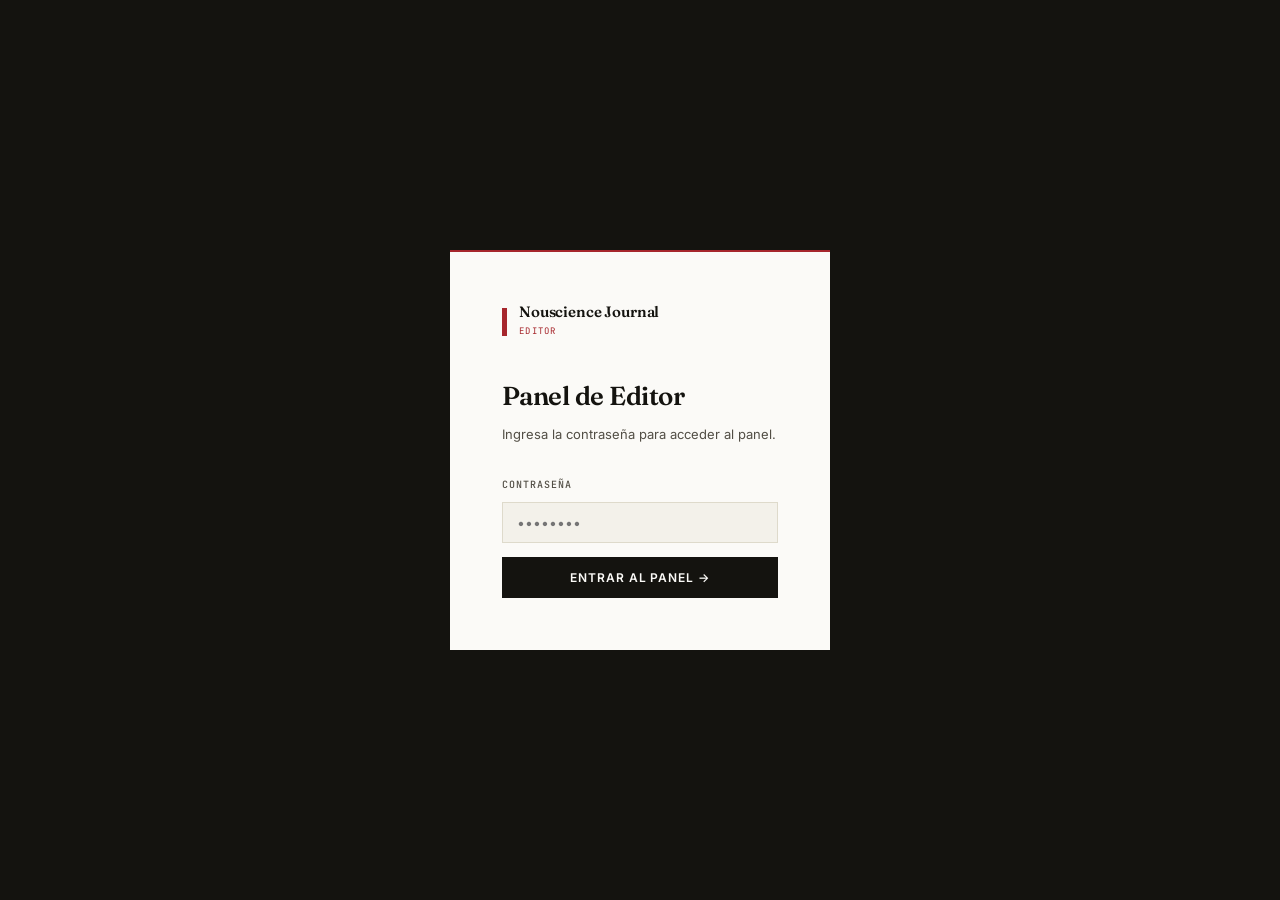
<file: admin.html>
<!DOCTYPE html>
<html lang="es">
<head>
<meta charset="UTF-8"/>
<meta name="viewport" content="width=device-width, initial-scale=1.0"/>
<title>Editor — Nouscience Journal</title>
<link rel="icon" type="image/png" href="favicon.png"/>
<link rel="apple-touch-icon" href="favicon.png"/>
<link rel="preconnect" href="https://fonts.googleapis.com"/>
<link rel="preconnect" href="https://fonts.gstatic.com" crossorigin/>
<link href="https://fonts.googleapis.com/css2?family=Inter:wght@300;400;500;600;700;800&family=Fraunces:opsz,wght@9..144,400;9..144,500;9..144,600&family=JetBrains+Mono:wght@400;500;600&display=swap" rel="stylesheet"/>
<link href="https://cdn.quilljs.com/1.3.7/quill.snow.css" rel="stylesheet"/>
<style>
/* ============================================================
   ADMIN — "back office" of Nouscience Journal. Same visual system
   as the public site (paper/ink/crimson, Fraunces/Inter/Mono,
   hairline rules, 8px baseline) but optimized for a working tool:
   clear sections, demoted meta fields, prominent primary actions.
   ============================================================ */
:root {
  --paper:#FBFAF7; --paper-dim:#F3F1EA; --ink:#14130F; --ink-soft:#524E45; --ink-faint:#9A9385;
  --line:#DEDACB; --line-soft:#EAE6D9; --white:#fff;
  --accent:#A6262C; --accent-deep:#7E1A1F; --accent-pale:#F3E3E0;
  --green:#1B7F3B; --greenpale:#E8F5E9;
  --u:8px;
  /* legacy aliases kept so any un-migrated rule below still resolves */
  --bg:var(--paper-dim); --surface:var(--white); --ink2:var(--ink); --ink3:var(--ink-soft); --ink4:var(--ink-faint);
  --blue:var(--accent); --bluemid:var(--accent-deep); --bluepale:var(--accent-pale);
  --amber:var(--accent); --amberpale:var(--accent-pale); --red:var(--accent);
  --rule:var(--line); --ruled:var(--line-soft);
}
*,*::before,*::after{box-sizing:border-box;margin:0;padding:0;}
body{background:var(--paper-dim);color:var(--ink);font-family:'Inter',-apple-system,sans-serif;font-weight:400;line-height:1.65;overflow:hidden;height:100vh;}
.mono{font-family:'JetBrains Mono',monospace;}
.login-screen{position:fixed;inset:0;background:var(--ink);display:flex;align-items:center;justify-content:center;z-index:1000;}
.login-box{background:var(--paper);padding:52px;width:380px;border-top:2px solid var(--accent);}
.login-logo{display:flex;align-items:center;gap:12px;margin-bottom:36px;}
.login-lb{width:5px;height:28px;background:var(--accent);flex-shrink:0;}
.login-lm{font-family:'Fraunces',serif;font-weight:600;font-size:15px;letter-spacing:-.01em;color:var(--ink);display:block;line-height:1;}
.login-ls{font-family:'JetBrains Mono',monospace;font-size:9px;letter-spacing:.14em;color:var(--accent);text-transform:uppercase;display:block;margin-top:5px;}
.login-h{font-family:'Fraunces',serif;font-size:26px;font-weight:600;letter-spacing:-.02em;margin-bottom:6px;}
.login-sub{font-size:13px;color:var(--ink-soft);margin-bottom:32px;}
.login-lbl{display:block;font-family:'JetBrains Mono',monospace;font-size:10px;font-weight:500;letter-spacing:.1em;text-transform:uppercase;color:var(--ink-soft);margin-bottom:8px;}
.login-inp{width:100%;padding:11px 14px;border:1px solid var(--line);background:var(--paper-dim);font-family:'Inter',sans-serif;font-size:14px;color:var(--ink);outline:none;transition:border-color .2s;}
.login-inp:focus{border-color:var(--accent);background:var(--white);}
.login-btn{width:100%;margin-top:14px;padding:13px;background:var(--ink);color:var(--paper);font-family:'Inter',sans-serif;font-size:12px;font-weight:600;letter-spacing:.08em;text-transform:uppercase;border:none;cursor:pointer;transition:background .2s;}
.login-btn:hover{background:var(--accent);}
.login-err{color:var(--accent);font-size:12px;margin-top:10px;display:none;}
.login-hint{font-size:11px;color:var(--ink-faint);margin-top:16px;text-align:center;}
nav{position:fixed;top:0;left:0;right:0;z-index:100;background:var(--paper);border-bottom:1.5px solid var(--ink);height:64px;display:flex;align-items:stretch;}
.nav-brand{display:flex;align-items:center;padding:0 22px;border-right:1px solid var(--line);text-decoration:none;overflow:hidden;font-family:'Fraunces',serif!important;font-weight:600!important;font-size:17px!important;letter-spacing:-.01em!important;color:var(--ink)!important;}
.nav-title{flex:1;display:flex;align-items:center;padding:0 24px;font-family:'JetBrains Mono',monospace;font-size:10.5px;font-weight:500;letter-spacing:.1em;text-transform:uppercase;color:var(--ink-soft);gap:10px;}
.nav-title::before{content:'';width:5px;height:5px;background:var(--accent);border-radius:50%;}
.nav-right{display:flex;align-items:center;padding:0 18px;gap:14px;border-left:1px solid var(--line);}
.nav-back{font-family:'Inter',sans-serif;font-size:11px;font-weight:500;letter-spacing:.06em;text-transform:uppercase;color:var(--ink-soft);text-decoration:none;transition:color .2s;}
.nav-back:hover{color:var(--accent);}
.app{display:flex;height:100vh;padding-top:64px;}
.sidebar{width:300px;flex-shrink:0;background:var(--paper);border-right:1px solid var(--line);display:flex;flex-direction:column;overflow:hidden;transition:width .25s cubic-bezier(.16,1,.3,1);}
.sidebar.collapsed{width:0;border-right:none;}
.sidebar.collapsed *{opacity:0;pointer-events:none;}
.sb-toggle{display:flex;align-items:center;justify-content:center;width:28px;height:28px;border:1px solid var(--line);background:var(--paper);cursor:pointer;font-size:13px;color:var(--ink-soft);transition:background .2s,color .2s;flex-shrink:0;}
.sb-toggle:hover{background:var(--accent-pale);color:var(--accent);}
.sb-top{padding:16px 16px 0;border-bottom:1px solid var(--line);}
.sb-new{width:100%;padding:11px;background:var(--ink);color:var(--paper);font-family:'Inter',sans-serif;font-size:11px;font-weight:600;letter-spacing:.08em;text-transform:uppercase;border:none;cursor:pointer;transition:background .2s;margin-bottom:14px;}
.sb-new:hover{background:var(--accent);}
.sb-tabs{display:flex;margin-bottom:-1px;}
.sb-backfill{width:100%;margin-top:10px;padding:7px;background:transparent;color:var(--accent);font-family:'JetBrains Mono',monospace;font-size:10px;font-weight:500;letter-spacing:.07em;text-transform:uppercase;border:1px dashed var(--accent);cursor:pointer;transition:background .2s;}
.sb-tab{flex:1;padding:9px 0;font-family:'JetBrains Mono',monospace;font-size:10px;font-weight:500;letter-spacing:.06em;text-transform:uppercase;color:var(--ink-faint);background:none;border:none;border-bottom:2px solid transparent;cursor:pointer;transition:color .2s,border-color .2s;}
.sb-tab.on{color:var(--accent);border-color:var(--accent);}
.sb-list{flex:1;overflow-y:auto;padding:4px 0;}
.sb-empty{padding:40px 20px;text-align:center;font-size:12px;color:var(--ink-faint);line-height:1.7;}
.sb-empty strong{display:block;font-family:'Fraunces',serif;color:var(--ink-soft);margin-bottom:4px;}
.art-item{display:block;padding:13px 16px;border-bottom:.5px solid var(--line-soft);cursor:pointer;transition:background .15s;border-left:2.5px solid transparent;}
.art-item:hover{background:var(--paper-dim);}
.art-item.active{background:var(--accent-pale);border-left-color:var(--accent);}
.ai-title{font-family:'Fraunces',serif;font-size:13.5px;font-weight:500;color:var(--ink);line-height:1.4;margin-bottom:6px;display:-webkit-box;-webkit-line-clamp:2;-webkit-box-orient:vertical;overflow:hidden;}
.ai-meta{display:flex;align-items:center;gap:6px;flex-wrap:wrap;}
.ai-disc{font-family:'JetBrains Mono',monospace;font-size:10px;color:var(--ink-faint);flex:1;min-width:0;overflow:hidden;text-overflow:ellipsis;white-space:nowrap;text-transform:uppercase;letter-spacing:.02em;}
.ai-badge{font-family:'Inter',sans-serif;font-size:9px;font-weight:600;letter-spacing:.06em;text-transform:uppercase;padding:2px 7px;flex-shrink:0;}
.ai-badge.pub{background:var(--greenpale);color:var(--green);}
.ai-badge.dra{background:var(--paper-dim);color:var(--ink-faint);border:1px solid var(--line);}
.editor-area{flex:1;overflow-y:auto;display:flex;flex-direction:column;background:var(--paper-dim);}
.editor-empty{flex:1;display:flex;flex-direction:column;align-items:center;justify-content:center;color:var(--ink-faint);padding:40px;text-align:center;}
.editor-empty-icon{font-family:'Fraunces',serif;font-style:italic;font-size:40px;margin-bottom:18px;opacity:.3;color:var(--accent);}
.editor-empty-t{font-family:'Fraunces',serif;font-size:19px;font-weight:600;color:var(--ink-soft);margin-bottom:8px;letter-spacing:-.01em;}
.editor-empty-d{font-size:13px;color:var(--ink-faint);max-width:300px;line-height:1.6;}
.editor-form{flex:1;display:flex;flex-direction:column;padding:32px 52px 0;max-width:860px;margin:0 auto;width:100%;}
.status-bar{display:flex;align-items:center;gap:10px;margin-bottom:24px;padding:11px 16px;background:var(--white);border:1px solid var(--line);}
.status-dot{width:7px;height:7px;border-radius:50%;flex-shrink:0;}
.status-dot.pub{background:var(--green);}
.status-dot.dra{background:var(--ink-faint);}
.status-txt{font-family:'JetBrains Mono',monospace;font-size:10.5px;font-weight:500;letter-spacing:.08em;text-transform:uppercase;color:var(--ink-soft);}
.status-date{font-family:'JetBrains Mono',monospace;font-size:10.5px;color:var(--ink-faint);margin-left:auto;}

/* — Section cards: the core IA device. Each logical group of the
   form (Identificación / Clasificación / Portada / Contenido /
   Publicación) is a bordered card with a mono section header,
   reducing the form from one long scroll to clearly bounded units. — */
.fsec{background:var(--white);border:1px solid var(--line);margin-bottom:20px;}
.fsec-h{display:flex;align-items:center;justify-content:space-between;gap:12px;padding:14px 20px;border-bottom:1px solid var(--line);cursor:pointer;user-select:none;}
.fsec-h:hover{background:var(--paper-dim);}
.fsec-htxt{display:flex;align-items:baseline;gap:10px;}
.fsec-idx{font-family:'JetBrains Mono',monospace;font-size:10.5px;color:var(--accent);letter-spacing:.05em;}
.fsec-title{font-family:'Fraunces',serif;font-size:14px;font-weight:600;letter-spacing:-.005em;color:var(--ink);}
.fsec-sub{font-family:'Inter',sans-serif;font-size:11px;color:var(--ink-faint);}
.fsec-chev{font-size:11px;color:var(--ink-faint);transition:transform .2s;}
.fsec.collapsed .fsec-chev{transform:rotate(-90deg);}
.fsec-body{padding:22px 20px 24px;}
.fsec.collapsed .fsec-body{display:none;}
.fsec.plain .fsec-h{cursor:default;}
.fsec.plain .fsec-h:hover{background:none;}
.fsec.plain .fsec-chev{display:none;}

.form-group{margin-bottom:18px;}
.form-group:last-child{margin-bottom:0;}
.form-label{display:block;font-family:'Inter',sans-serif;font-size:10px;font-weight:600;letter-spacing:.1em;text-transform:uppercase;color:var(--ink-soft);margin-bottom:7px;}
.form-input{width:100%;padding:10px 14px;border:1px solid var(--line);background:var(--paper-dim);font-family:'Inter',sans-serif;font-size:14px;color:var(--ink);outline:none;transition:border-color .2s,background .2s;}
.form-input:focus{border-color:var(--accent);background:var(--white);}
.inp-title{font-family:'Fraunces',serif;font-size:24px;font-weight:600;padding:14px;letter-spacing:-.015em;}
.inp-subtitle{font-family:'Fraunces',serif;font-size:16px;font-style:italic;font-weight:400;}
.form-textarea{width:100%;padding:12px 14px;border:1px solid var(--line);background:var(--paper-dim);font-family:'Inter',sans-serif;font-size:14px;color:var(--ink);outline:none;transition:border-color .2s,background .2s;resize:vertical;min-height:90px;line-height:1.65;}
.form-textarea:focus{border-color:var(--accent);background:var(--white);}
.form-row{display:grid;grid-template-columns:1fr 1fr;gap:14px;}
.form-row-3{display:grid;grid-template-columns:1fr 1fr 140px;gap:14px;}

/* — Meta chips: read-only / auto-generated fields (read time,
   article code) demoted from full-width inputs to small inline
   chips so they don't visually compete with fields the editor
   actually types into. — */
.meta-chips{display:flex;gap:10px;flex-wrap:wrap;margin-top:2px;}
.meta-chip{display:inline-flex;align-items:center;gap:7px;padding:7px 12px;border:1px solid var(--line);background:var(--paper-dim);}
.meta-chip-label{font-family:'Inter',sans-serif;font-size:9.5px;font-weight:600;letter-spacing:.08em;text-transform:uppercase;color:var(--ink-faint);}
.meta-chip-val{font-family:'JetBrains Mono',monospace;font-size:11.5px;color:var(--ink-soft);letter-spacing:.01em;}
.meta-chip-val:empty::before{content:'—';color:var(--ink-faint);}

/* — Advanced disclosure: legacy/internal-only fields (Author,
   Author title — never rendered on the public site) tucked behind
   a toggle instead of competing with the fields that matter. — */
.adv-toggle{display:flex;align-items:center;gap:8px;background:none;border:none;cursor:pointer;padding:4px 0;font-family:'Inter',sans-serif;font-size:11px;font-weight:500;letter-spacing:.04em;color:var(--ink-faint);transition:color .2s;}
.adv-toggle:hover{color:var(--accent);}
.adv-toggle .chev{font-size:10px;transition:transform .2s;}
.adv-toggle.open .chev{transform:rotate(90deg);}
.adv-body{display:none;margin-top:16px;padding-top:16px;border-top:.5px dashed var(--line);}
.adv-body.open{display:block;}
.adv-hint{font-family:'Inter',sans-serif;font-size:11px;color:var(--ink-faint);margin-bottom:14px;line-height:1.5;}

.quill-wrap{border:1px solid var(--line);background:var(--white);}
.quill-wrap .ql-toolbar{border:none;border-bottom:1px solid var(--line);background:var(--paper-dim);position:sticky;top:0;z-index:10;}
.quill-wrap .ql-container{border:none;font-family:'Inter',sans-serif;}
.quill-wrap .ql-editor{min-height:380px;font-size:15px;line-height:1.75;padding:24px 28px;color:var(--ink);font-family:'Inter',sans-serif;font-weight:400;}
.quill-wrap .ql-editor.ql-blank::before{color:var(--ink-faint);font-style:normal;font-size:15px;}
.quill-wrap .ql-editor h2{font-family:'Fraunces',serif;font-size:20px;font-weight:600;margin:24px 0 12px;}
.quill-wrap .ql-editor h3{font-family:'Fraunces',serif;font-size:17px;font-weight:600;margin:20px 0 10px;}
.quill-wrap .ql-editor blockquote{border-left:3px solid var(--accent);padding:10px 18px;margin:20px 0;background:var(--accent-pale);color:var(--ink-soft);font-style:italic;}
.quill-wrap .ql-editor a{color:var(--accent);}
.quill-wrap .ql-editor p{margin-bottom:10px;}
.quill-extra-tools{display:flex;align-items:center;gap:10px;flex-wrap:wrap;margin-bottom:10px;padding:10px 12px;background:var(--paper-dim);border:1px solid var(--line);border-bottom:none;}
.qxt-label{font-family:'Inter',sans-serif;font-size:9.5px;font-weight:600;letter-spacing:.1em;text-transform:uppercase;color:var(--ink-faint);}
.qxt-btn{padding:8px 14px;background:transparent;color:var(--accent-deep);font-family:'Inter',sans-serif;font-size:11.5px;font-weight:600;letter-spacing:.02em;border:1px solid var(--accent-deep);cursor:pointer;transition:all .2s;}
.qxt-btn:hover{background:var(--accent-deep);color:#fff;}
.qxt-btn.is-active{background:var(--accent-deep);color:#fff;}
.qxt-hint{font-family:'Inter',sans-serif;font-size:11px;color:var(--ink-faint);}
.quill-wrap{border-top:none;}
.quill-wrap .ql-editor p.ql-pullquote-true{border-left:3px solid var(--accent);background:var(--accent-pale);padding:14px 20px;margin:18px 0 0;font-family:'Fraunces',serif;font-size:17px;font-style:italic;color:var(--ink);}
.quill-wrap .ql-editor p.ql-pullquote-true + p.ql-pullquote-true{border-top:none;margin-top:0;margin-bottom:18px;padding-top:0;font-family:'JetBrains Mono',monospace;font-size:11.5px;font-style:normal;font-weight:600;letter-spacing:.03em;color:var(--accent-deep);opacity:.85;}
.quill-wrap .ql-editor p.ql-factbox-true{position:relative;border:1px solid var(--line);background:var(--paper-dim);padding:32px 20px 6px;margin:22px 0 0;font-size:14.5px;line-height:1.7;color:var(--ink-soft);font-weight:400;font-family:'Fraunces',serif;}
.quill-wrap .ql-editor p.ql-factbox-true::before{content:'θ EXCURSUS';position:absolute;left:18px;top:9px;font-size:10px;font-weight:600;letter-spacing:.14em;text-transform:uppercase;color:var(--accent);font-family:'JetBrains Mono',monospace;}
.quill-wrap .ql-editor p.ql-factbox-true + p.ql-factbox-true{border-top:none;padding-top:6px;margin-top:0;color:var(--ink-soft);font-weight:400;}
.quill-wrap .ql-editor p.ql-factbox-true + p.ql-factbox-true::before{content:none;}
.quill-wrap .ql-editor p.ql-factbox-true:not(:has(+ p.ql-factbox-true)){padding-bottom:16px;margin-bottom:22px;}
.feat-check{display:flex;align-items:center;gap:10px;cursor:pointer;padding:13px 14px;border:1px solid var(--line);background:var(--paper-dim);margin-bottom:18px;}
.feat-check input{width:15px;height:15px;accent-color:var(--accent);cursor:pointer;flex-shrink:0;}
.feat-check-txt{font-size:12px;color:var(--ink-soft);line-height:1.4;}
.feat-check-txt strong{font-family:'Inter',sans-serif;font-weight:600;color:var(--ink);display:block;}

/* — Actions: primary (Publicar / Guardar borrador) clearly the
   most prominent; secondary (preview, social image) subordinate;
   destructive (eliminar) visually isolated on the far right. — */
.editor-actions{position:sticky;bottom:0;background:var(--white);border-top:1px solid var(--line);padding:16px 52px;display:flex;align-items:center;gap:10px;margin:24px -52px 0;}
.btn-pub{padding:12px 26px;background:var(--ink);color:var(--paper);font-family:'Inter',sans-serif;font-size:11.5px;font-weight:600;letter-spacing:.08em;text-transform:uppercase;border:none;cursor:pointer;transition:background .2s;}
.btn-pub:hover{background:var(--accent);}
.btn-pub.is-pub{background:var(--green);}
.btn-pub.is-pub:hover{background:#156A30;}
.btn-pub:disabled,.btn-draft:disabled,.btn-del:disabled{opacity:.5;cursor:not-allowed;}
.btn-draft{padding:12px 22px;background:transparent;color:var(--ink);font-family:'Inter',sans-serif;font-size:11.5px;font-weight:600;letter-spacing:.06em;text-transform:uppercase;border:1px solid var(--ink);cursor:pointer;transition:all .2s;}
.btn-draft:hover{border-color:var(--accent);color:var(--accent);}
.btn-prev{padding:10px 18px;background:transparent;color:var(--ink-soft);font-family:'Inter',sans-serif;font-size:11px;font-weight:500;letter-spacing:.04em;text-transform:uppercase;border:1px solid var(--line);cursor:pointer;transition:all .2s;text-decoration:none;display:inline-flex;align-items:center;}
.btn-prev:hover{border-color:var(--ink-soft);color:var(--ink);}
.btn-del{padding:10px 18px;background:transparent;color:var(--ink-faint);font-family:'Inter',sans-serif;font-size:11px;font-weight:500;letter-spacing:.04em;text-transform:uppercase;border:1px solid transparent;cursor:pointer;transition:all .2s;margin-left:auto;}
.btn-del:hover{border-color:var(--accent);color:var(--accent);}
.btn-social{padding:10px 18px;background:transparent;color:var(--ink-soft);font-family:'Inter',sans-serif;font-size:11px;font-weight:500;letter-spacing:.04em;text-transform:uppercase;border:1px solid var(--line);cursor:pointer;transition:all .2s;}
.btn-social:hover{border-color:var(--ink-soft);color:var(--ink);}
/* social modal */
.social-overlay{position:fixed;inset:0;background:rgba(20,19,15,.75);z-index:2000;display:flex;align-items:center;justify-content:center;}
.social-modal{background:var(--ink);width:680px;max-width:96vw;max-height:90vh;overflow-y:auto;padding:36px;}
.social-modal h3{font-family:'Fraunces',serif;font-size:16px;font-weight:600;letter-spacing:.01em;color:var(--paper);margin-bottom:24px;}
.social-formats{display:grid;grid-template-columns:1fr 1fr 1fr;gap:12px;margin-bottom:24px;}
.social-fmt{display:flex;flex-direction:column;align-items:center;gap:8px;padding:16px;border:1px solid rgba(255,255,255,.18);cursor:pointer;transition:border-color .2s;}
.social-fmt:hover{border-color:var(--accent);}
.social-fmt-icon{width:48px;height:32px;background:rgba(255,255,255,.06);border:1px solid rgba(255,255,255,.22);display:flex;align-items:center;justify-content:center;font-family:'JetBrains Mono',monospace;font-size:9px;color:rgba(255,255,255,.5);letter-spacing:.05em;}
.social-fmt-icon.sq{width:32px;height:32px;}
.social-fmt-icon.st{width:18px;height:32px;}
.social-fmt-label{font-family:'Inter',sans-serif;font-size:10px;font-weight:600;letter-spacing:.08em;text-transform:uppercase;color:rgba(255,255,255,.5);}
.social-preview{width:100%;aspect-ratio:1200/630;background:#111;margin-bottom:16px;position:relative;overflow:hidden;}
.social-preview canvas{width:100%;height:100%;}
.social-dl-row{display:flex;gap:10px;}
.social-dl{flex:1;padding:11px;background:var(--accent);color:#fff;font-family:'Inter',sans-serif;font-size:11px;font-weight:700;letter-spacing:.08em;text-transform:uppercase;border:none;cursor:pointer;transition:background .2s;}
.social-dl:hover{background:var(--accent-deep);}
.social-close{padding:11px 22px;background:transparent;color:rgba(255,255,255,.6);font-family:'Inter',sans-serif;font-size:11px;font-weight:600;letter-spacing:.06em;text-transform:uppercase;border:1px solid rgba(255,255,255,.22);cursor:pointer;transition:all .2s;}
.social-close:hover{border-color:rgba(255,255,255,.6);color:#fff;}
.toast{position:fixed;bottom:90px;left:50%;transform:translateX(-50%) translateY(10px);background:var(--ink);color:var(--paper);padding:10px 22px;font-family:'Inter',sans-serif;font-size:11px;font-weight:600;letter-spacing:.08em;text-transform:uppercase;opacity:0;transition:all .25s cubic-bezier(.16,1,.3,1);z-index:999;pointer-events:none;white-space:nowrap;}
.toast.show{opacity:1;transform:translateX(-50%) translateY(0);}
.toast.ok{background:var(--green);}
::-webkit-scrollbar{width:5px;}
::-webkit-scrollbar-track{background:transparent;}
::-webkit-scrollbar-thumb{background:var(--line);}
</style>
</head>
<body>

<div class="login-screen" id="loginScreen">
  <div class="login-box">
    <div class="login-logo">
      <div class="login-lb"></div>
      <div><span class="login-lm">Nouscience Journal</span><span class="login-ls">Editor</span></div>
    </div>
    <h2 class="login-h">Panel de Editor</h2>
    <p class="login-sub">Ingresa la contraseña para acceder al panel.</p>
    <label class="login-lbl" for="passInp">Contraseña</label>
    <input class="login-inp" type="password" id="passInp" placeholder="••••••••" onkeydown="if(event.key==='Enter')doLogin()"/>
    <button class="login-btn" onclick="doLogin()">Entrar al Panel →</button>
    <div class="login-err" id="loginErr">Contraseña incorrecta. Intenta de nuevo.</div>
  </div>
</div>

<div id="mainApp" style="display:none;">
  <nav>
    <a class="nav-brand" href="index.html">
      Nous<em style="color:var(--accent);font-style:normal;">cience</em>
    </a>
    <div class="nav-title">Panel de Editor</div>
    <div class="nav-right">
      <button class="sb-toggle" id="sbToggle" onclick="toggleSidebar()" title="Mostrar/ocultar panel">☰</button>
      <a href="index.html" class="nav-back">← Ver sitio</a>
    </div>
  </nav>

  <div class="app">
    <div class="sidebar">
      <div class="sb-top">
        <button class="sb-new" onclick="newArticle()">+ Nuevo Artículo</button>
        <div class="sb-tabs">
          <button class="sb-tab on" onclick="filterList('all',this)">Todos</button>
          <button class="sb-tab" onclick="filterList('pub',this)">Publicados</button>
          <button class="sb-tab" onclick="filterList('dra',this)">Borradores</button>
        </div>
        <button class="sb-backfill" id="btnBackfill" onclick="backfillCodes()" title="Genera códigos para artículos que aún no tienen uno" style="display:none">Asignar IDs faltantes</button>
      </div>
      <div class="sb-list" id="artList"></div>
    </div>

    <div class="editor-area" id="editorArea">
      <div class="editor-empty" id="editorEmpty">
        <div class="editor-empty-icon">✦</div>
        <div class="editor-empty-t">Listo para escribir</div>
        <div class="editor-empty-d">Crea un nuevo artículo o selecciona uno de la lista para editarlo.</div>
      </div>

      <div class="editor-form" id="editorForm" style="display:none;">
        <div class="status-bar">
          <div class="status-dot dra" id="sDot"></div>
          <span class="status-txt" id="sTxt">Borrador</span>
          <span class="status-date mono" id="sDate"></span>
        </div>

        <!-- § 01 — IDENTIFICACIÓN -->
        <div class="fsec plain">
          <div class="fsec-h">
            <div class="fsec-htxt"><span class="fsec-idx mono">§ 01</span><span class="fsec-title">Identificación</span></div>
          </div>
          <div class="fsec-body">
            <div class="form-group">
              <label class="form-label">Título *</label>
              <input class="form-input inp-title" type="text" id="fTitle" placeholder="El título principal del artículo..."/>
            </div>
            <div class="form-group">
              <label class="form-label">Subtítulo / Bajada</label>
              <input class="form-input inp-subtitle" type="text" id="fSubtitle" placeholder="Una frase que acompaña y expande el título..."/>
            </div>
            <div class="form-group">
              <label class="form-label">Resumen / Abstract</label>
              <textarea class="form-textarea" id="fAbstract" rows="4" placeholder="2-4 oraciones que capturan la esencia del artículo. Aparece en la portada y al inicio del artículo..."></textarea>
            </div>

            <button type="button" class="adv-toggle" id="advToggle" onclick="toggleAdvanced()">
              <span class="chev">▸</span> Avanzado — autor interno (no se muestra en el sitio público)
            </button>
            <div class="adv-body" id="advBody">
              <div class="adv-hint">Estos campos se guardan internamente pero nunca se publican: el sitio no muestra firma de autor.</div>
              <div class="form-row">
                <div class="form-group" style="margin-bottom:0">
                  <label class="form-label">Autor</label>
                  <input class="form-input" type="text" id="fAuthor" placeholder="Nombre del autor"/>
                </div>
                <div class="form-group" style="margin-bottom:0">
                  <label class="form-label">Cargo / Institución</label>
                  <input class="form-input" type="text" id="fAuthorTitle" placeholder="Ej. Profesor, Universidad de Salamanca"/>
                </div>
              </div>
            </div>
          </div>
        </div>

        <!-- § 02 — CLASIFICACIÓN -->
        <div class="fsec plain">
          <div class="fsec-h">
            <div class="fsec-htxt"><span class="fsec-idx mono">§ 02</span><span class="fsec-title">Clasificación</span></div>
          </div>
          <div class="fsec-body">
            <div class="form-row">
              <div class="form-group" style="margin-bottom:0">
                <label class="form-label">Categoría</label>
                <input class="form-input" type="text" id="fCategory" list="fCategoryList" placeholder="Ej. Filosofía, Ciencia, Tecnología..."/>
                <datalist id="fCategoryList"></datalist>
              </div>
              <div class="form-group" style="margin-bottom:0">
                <label class="form-label">Etiquetas <span style="font-weight:400;opacity:.6">(separadas por coma)</span></label>
                <input class="form-input" type="text" id="fTags" placeholder="Ej. Dios, Trinidad, Fe"/>
              </div>
            </div>
            <div class="form-group" style="margin-top:18px;margin-bottom:0">
              <label class="form-label">Metadatos automáticos</label>
              <div class="meta-chips">
                <div class="meta-chip" title="Se calcula automáticamente según el contenido">
                  <span class="meta-chip-label">Lectura</span><span class="meta-chip-val mono" id="fTimeDisplay"></span>
                </div>
                <div class="meta-chip" title="Se genera automáticamente al guardar">
                  <span class="meta-chip-label">Código</span><span class="meta-chip-val mono" id="fCodeDisplay"></span>
                </div>
              </div>
              <input type="hidden" id="fTime"/>
              <input type="hidden" id="fCode"/>
            </div>
          </div>
        </div>

        <!-- § 03 — PORTADA -->
        <div class="fsec plain">
          <div class="fsec-h">
            <div class="fsec-htxt"><span class="fsec-idx mono">§ 03</span><span class="fsec-title">Portada</span></div>
          </div>
          <div class="fsec-body">
            <div class="form-group" style="margin-bottom:0">
              <label class="form-label">Imagen de portada</label>
              <div style="display:flex;gap:8px;align-items:center;">
                <input class="form-input" type="text" id="fCover" placeholder="https://..." style="flex:1"/>
                <button type="button" class="btn-draft" id="btnCoverUpload" onclick="document.getElementById('fCoverFile').click()" style="white-space:nowrap;padding:10px 16px;">Subir imagen</button>
                <input type="file" id="fCoverFile" accept="image/*" style="display:none" onchange="uploadCoverImage(this.files[0])"/>
              </div>
              <div id="coverUploadStatus" style="font-size:12px;color:var(--ink-soft);margin-top:6px;"></div>
              <img id="coverPreview" style="display:none;max-width:240px;max-height:140px;object-fit:cover;margin-top:10px;border:1px solid var(--line);"/>
            </div>
          </div>
        </div>

        <!-- § 04 — CONTENIDO -->
        <div class="fsec plain">
          <div class="fsec-h">
            <div class="fsec-htxt"><span class="fsec-idx mono">§ 04</span><span class="fsec-title">Contenido</span></div>
          </div>
          <div class="fsec-body">
            <div class="quill-extra-tools">
              <span class="qxt-label">Formatos especiales:</span>
              <button type="button" class="qxt-btn" id="qxtQuoteBtn" onclick="applyPullQuote()">❝ Cita destacada</button>
              <button type="button" class="qxt-btn" id="qxtFactBtn" onclick="applyFactBox()">θ Excursus</button>
              <span class="qxt-hint">Selecciona el texto y, si quieres, la línea siguiente con el autor o la fuente, antes de pulsar.</span>
            </div>
            <div class="quill-wrap"><div id="quillEditor"></div></div>
          </div>
        </div>

        <!-- § 05 — PUBLICACIÓN -->
        <div class="fsec plain">
          <div class="fsec-h">
            <div class="fsec-htxt"><span class="fsec-idx mono">§ 05</span><span class="fsec-title">Publicación</span></div>
          </div>
          <div class="fsec-body">
            <label class="feat-check">
              <input type="checkbox" id="fFeatured"/>
              <div class="feat-check-txt">
                <strong>Artículo destacado</strong>
                Aparece en la posición principal de la portada.
              </div>
            </label>
          </div>
        </div>

        <div class="editor-actions">
          <button class="btn-pub" id="btnPub" onclick="togglePublish()">Publicar artículo</button>
          <button class="btn-draft" onclick="saveDraft()">Guardar borrador</button>
          <a class="btn-prev" id="btnPrev" href="#" target="_blank">Ver artículo →</a>
          <button class="btn-social" onclick="openSocialModal()">Imagen social ↗</button>
          <button class="btn-del" onclick="deleteArticle()">Eliminar</button>
        </div>
      </div>
    </div>
  </div>
</div>

<div class="toast" id="toast"></div>

<!-- Social Image Modal -->
<div class="social-overlay" id="socialOverlay" style="display:none" onclick="if(event.target===this)closeSocialModal()">
  <div class="social-modal">
    <h3>Generar imagen para redes sociales</h3>
    <div class="social-formats">
      <div class="social-fmt" onclick="setSocialFmt('landscape')" id="fmt-landscape" style="border-color:#C4A96A">
        <div class="social-fmt-icon">1200×630</div>
        <div class="social-fmt-label">Twitter / OG</div>
      </div>
      <div class="social-fmt" onclick="setSocialFmt('square')" id="fmt-square">
        <div class="social-fmt-icon sq">1080×1080</div>
        <div class="social-fmt-label">Instagram</div>
      </div>
      <div class="social-fmt" onclick="setSocialFmt('story')" id="fmt-story">
        <div class="social-fmt-icon st">1080×1920</div>
        <div class="social-fmt-label">Stories</div>
      </div>
    </div>
    <canvas id="socialCanvas" style="width:100%;display:block;margin-bottom:16px;"></canvas>
    <div class="social-dl-row">
      <button class="social-dl" onclick="downloadSocial()">↓ Descargar imagen</button>
      <button class="social-close" onclick="closeSocialModal()">Cerrar</button>
    </div>
  </div>
</div>

<script src="https://cdn.quilljs.com/1.3.7/quill.min.js"></script>
<script>
const PASS   = 'As246810';
const SB_URL = 'https://xduylfmrmxqnbtpyyjvb.supabase.co';
const SB_KEY = 'sb_publishable_SySQb0TjyYmE8qZ8TD2CXw_z8rQG-65';
const HDR    = {'apikey':SB_KEY,'Authorization':'Bearer '+SB_KEY,'Content-Type':'application/json','Prefer':'return=minimal'};

// AUTH
function doLogin(){
  if(document.getElementById('passInp').value===PASS){
    sessionStorage.setItem('nit_ok','1');
    document.getElementById('loginScreen').style.display='none';
    document.getElementById('mainApp').style.display='block';
    initApp();
  } else {
    document.getElementById('loginErr').style.display='block';
    document.getElementById('passInp').value='';
    document.getElementById('passInp').focus();
  }
}
if(sessionStorage.getItem('nit_ok')==='1'){
  document.getElementById('loginScreen').style.display='none';
  document.getElementById('mainApp').style.display='block';
}

// SUPABASE
async function sbGetAll(){
  const r=await fetch(SB_URL+'/rest/v1/articles?order=updated_at.desc',{headers:HDR});
  if(!r.ok) throw new Error('Error '+r.status+': '+(await r.text()));
  return r.json();
}
async function sbInsert(row){ await sbUpsert(row); }
async function sbUpdate(id,row){ await sbUpsert(row); }
async function sbUpsert(row){
  const h={...HDR,'Prefer':'resolution=merge-duplicates,return=minimal'};
  const r=await fetch(SB_URL+'/rest/v1/articles',{method:'POST',headers:h,body:JSON.stringify(row)});
  if(!r.ok) throw new Error('Error '+r.status+': '+(await r.text()));
}
async function sbDelete(id){
  const r=await fetch(SB_URL+'/rest/v1/articles?id=eq.'+encodeURIComponent(id),{method:'DELETE',headers:HDR});
  if(!r.ok) throw new Error('Error '+r.status+': '+(await r.text()));
}

// COVER IMAGE UPLOAD (Supabase Storage, bucket "covers")
async function uploadCoverImage(file){
  if(!file) return;
  const statusEl=document.getElementById('coverUploadStatus');
  const btn=document.getElementById('btnCoverUpload');
  if(!file.type.startsWith('image/')){ statusEl.textContent='El archivo debe ser una imagen.'; statusEl.style.color='#c0392b'; return; }
  const ext=(file.name.split('.').pop()||'jpg').toLowerCase().replace(/[^a-z0-9]/g,'')||'jpg';
  const path=(curId||genId())+'-'+Date.now()+'.'+ext;
  btn.disabled=true; statusEl.style.color='var(--ink3)'; statusEl.textContent='Subiendo...';
  try{
    const r=await fetch(SB_URL+'/storage/v1/object/covers/'+path,{
      method:'POST',
      headers:{'apikey':SB_KEY,'Authorization':'Bearer '+SB_KEY,'Content-Type':file.type},
      body:file
    });
    if(!r.ok) throw new Error('Error '+r.status+': '+(await r.text()));
    const publicUrl=SB_URL+'/storage/v1/object/public/covers/'+path;
    document.getElementById('fCover').value=publicUrl;
    showCoverPreview(publicUrl);
    statusEl.style.color='#1a7a3c'; statusEl.textContent='Imagen subida correctamente.';
  }catch(e){
    statusEl.style.color='#c0392b'; statusEl.textContent='No se pudo subir la imagen: '+e.message;
  }finally{
    btn.disabled=false;
    document.getElementById('fCoverFile').value='';
  }
}
function showCoverPreview(url){
  const img=document.getElementById('coverPreview');
  if(url){ img.src=url; img.style.display='block'; } else { img.style.display='none'; img.removeAttribute('src'); }
}

// CATEGORÍA → CÓDIGO (se genera a partir del texto libre, no de una lista fija)
function discCode(cat){
  if(!cat) return 'GN';
  const words=cat.trim().toUpperCase().normalize('NFD').replace(/[̀-ͯ]/g,'').split(/\s+/).filter(Boolean);
  if(words.length>=2) return (words[0][0]||'')+(words[1][0]||'');
  return (words[0]||'GN').slice(0,2).padEnd(2,'X');
}

function generateArticleCode(cat){
  const dc=discCode(cat);
  const year=new Date().getFullYear();
  const prefix=`NJ-${dc}-${year}-`;
  const nums=cache
    .filter(a=>a.articleCode&&a.articleCode.startsWith(prefix))
    .map(a=>parseInt(a.articleCode.slice(prefix.length),10))
    .filter(n=>!isNaN(n));
  const next=nums.length?Math.max(...nums)+1:1;
  return prefix+String(next).padStart(3,'0');
}

// MAPPING
function toDb(a){
  const row={id:a.id,title:a.title||null,subtitle:a.subtitle||null,abstract:a.abstract||null,
    author:a.author||null,author_title:a.authorTitle||null,
    category:a.category||null,discipline:a.category||null,
    tags:a.tags||[],read_time:a.readTime||null,content:a.content||null,
    article_code:a.articleCode||null,
    featured:!!a.featured,published:!!a.published,published_at:a.publishedAt||null,
    created_at:a.createdAt||new Date().toISOString(),updated_at:new Date().toISOString()};
  if(a.coverImage)row.cover_image=a.coverImage;  // solo si la columna existe y hay valor
  return row;
}
function fromDb(r){
  return{id:r.id,title:r.title||'',subtitle:r.subtitle||'',abstract:r.abstract||'',
    author:r.author||'',authorTitle:r.author_title||'',
    category:r.category||r.discipline||'',
    tags:r.tags||[],readTime:r.read_time||'',content:r.content||'',
    articleCode:r.article_code||'',coverImage:r.cover_image||'',
    featured:!!r.featured,published:!!r.published,publishedAt:r.published_at,
    createdAt:r.created_at,updatedAt:r.updated_at};
}

// STATE
let curId=null, curFilt='all', quill=null, cache=[];

// INIT
const Parchment=Quill.import('parchment');
const PullQuoteAttr=new Parchment.Attributor.Class('pullquote','ql-pullquote',{scope:Parchment.Scope.BLOCK,whitelist:['true']});
const FactBoxAttr=new Parchment.Attributor.Class('factbox','ql-factbox',{scope:Parchment.Scope.BLOCK,whitelist:['true']});
Quill.register(PullQuoteAttr,true);
Quill.register(FactBoxAttr,true);

async function initApp(){
  quill=new Quill('#quillEditor',{theme:'snow',
    placeholder:'Escribe el contenido completo del artículo aquí...',
    modules:{toolbar:[[{header:[2,3,4,false]}],['bold','italic','underline'],
      [{background:['#FCE588','#FFD6A5','#C9F2C7','#C9E4FF',false]}],
      ['blockquote'],[{list:'ordered'},{list:'bullet'}],['link'],['clean']]}});
  quill.on('text-change',()=>{
    const words=quill.getText().trim().split(/\s+/).filter(w=>w.length>0).length;
    const mins=Math.max(1,Math.round(words/200));
    document.getElementById('fTime').value=words<10?'':mins+' min lectura';
    syncMetaChips();
  });
  quill.on('selection-change',range=>{
    if(!range) return;
    setTimeout(()=>{
      try{
        const fmt=quill.getFormat(range);
        document.getElementById('qxtQuoteBtn').classList.toggle('is-active',!!fmt.pullquote);
        document.getElementById('qxtFactBtn').classList.toggle('is-active',!!fmt.factbox);
      }catch(e){}
    },0);
  });
  await reloadList();
}
function applyPullQuote(){
  const range=quill.getSelection(true);
  if(!range) return;
  const fmt=quill.getFormat(range);
  const turningOn=!fmt.pullquote;
  quill.formatLine(range.index,range.length||1,{pullquote:turningOn,factbox:false});
  document.getElementById('qxtQuoteBtn').classList.toggle('is-active',turningOn);
  document.getElementById('qxtFactBtn').classList.remove('is-active');
}
function applyFactBox(){
  const range=quill.getSelection(true);
  if(!range) return;
  const fmt=quill.getFormat(range);
  const turningOn=!fmt.factbox;
  quill.formatLine(range.index,range.length||1,{factbox:turningOn,pullquote:false});
  document.getElementById('qxtFactBtn').classList.toggle('is-active',turningOn);
  document.getElementById('qxtQuoteBtn').classList.remove('is-active');
}
if(sessionStorage.getItem('nit_ok')==='1') initApp();

// LIST
async function reloadList(){
  const el=document.getElementById('artList');
  el.innerHTML='<div class="sb-empty"><strong>Cargando...</strong></div>';
  try{cache=(await sbGetAll()).map(fromDb);renderList();}
  catch(e){el.innerHTML='<div class="sb-empty"><strong>Error de conexión</strong><br>'+esc(e.message)+'</div>';}
}
function renderList(){
  let arts=cache;
  if(curFilt==='pub') arts=arts.filter(a=>a.published);
  if(curFilt==='dra') arts=arts.filter(a=>!a.published);
  const el=document.getElementById('artList');
  // Show backfill button if any article is missing a code
  const hasMissing=cache.some(a=>!a.articleCode);
  const btn=document.getElementById('btnBackfill');
  if(btn) btn.style.display=hasMissing?'block':'none';
  if(!arts.length){
    el.innerHTML='<div class="sb-empty"><strong>Sin artículos'+(curFilt!=='all'?' aquí':'')+'</strong>'+(curFilt==='all'?'Crea tu primer artículo arriba.':'Cambia el filtro.')+'</div>';
    return;
  }
  el.innerHTML=arts.map(a=>'<div class="art-item'+(curId===a.id?' active':'')+'" onclick="loadArt(\''+esc(a.id)+'\')"><div class="ai-title">'+esc(a.title||'Sin título')+'</div><div class="ai-meta"><span class="ai-disc">'+esc(a.category||'Sin categoría')+'</span><span class="ai-badge '+(a.published?'pub':'dra')+'">'+(a.published?'Publicado':'Borrador')+'</span></div></div>').join('');
  updateDiscList();
}
function updateDiscList(){
  const cats=[...new Set(cache.map(a=>a.category).filter(Boolean))].sort();
  document.getElementById('fCategoryList').innerHTML=cats.map(c=>'<option value="'+esc(c)+'">').join('');
}
function filterList(f,btn){
  curFilt=f;
  document.querySelectorAll('.sb-tab').forEach(t=>t.classList.remove('on'));
  btn.classList.add('on');
  renderList();
}

// FORM
function newArticle(){
  curId=null;clearForm();
  document.getElementById('editorEmpty').style.display='none';
  document.getElementById('editorForm').style.display='flex';
  document.getElementById('editorForm').style.flexDirection='column';
  renderList();
  document.getElementById('editorArea').scrollTop=0;
  document.getElementById('fTitle').focus();
}
function clearForm(){
  ['fTitle','fSubtitle','fAuthor','fAuthorTitle','fTags','fTime','fCode','fCover','fAbstract'].forEach(id=>document.getElementById(id).value='');
  document.getElementById('fCategory').value='';
  document.getElementById('fFeatured').checked=false;
  document.getElementById('coverUploadStatus').textContent='';
  showCoverPreview('');
  if(quill) quill.setContents([],'silent');
  setStatus(false,null);
  document.getElementById('btnPub').textContent='Publicar artículo';
  document.getElementById('btnPub').classList.remove('is-pub');
  document.getElementById('btnPrev').href='#';
  syncMetaChips();
}
function loadArt(id){
  const a=cache.find(x=>x.id===id);if(!a)return;
  curId=id;
  document.getElementById('editorEmpty').style.display='none';
  document.getElementById('editorForm').style.display='flex';
  document.getElementById('editorForm').style.flexDirection='column';
  document.getElementById('fTitle').value=a.title;
  document.getElementById('fSubtitle').value=a.subtitle;
  document.getElementById('fAuthor').value=a.author;
  document.getElementById('fAuthorTitle').value=a.authorTitle;
  document.getElementById('fCategory').value=a.category;
  document.getElementById('fTags').value=(a.tags||[]).join(', ');
  document.getElementById('fTime').value=a.readTime;
  document.getElementById('fCode').value=a.articleCode||'';
  document.getElementById('fCover').value=a.coverImage||'';
  document.getElementById('coverUploadStatus').textContent='';
  showCoverPreview(a.coverImage||'');
  document.getElementById('fAbstract').value=a.abstract;
  document.getElementById('fFeatured').checked=a.featured;
  if(quill){
    const delta=quill.clipboard.convert(a.content||'');
    quill.setContents(delta,'silent');
  }
  setStatus(a.published,a.updatedAt);
  document.getElementById('btnPub').textContent=a.published?'✓ Publicado':'Publicar artículo';
  document.getElementById('btnPub').classList.toggle('is-pub',a.published);
  document.getElementById('btnPrev').href='article.html?id='+id;
  renderList();
  document.getElementById('editorArea').scrollTop=0;
  syncMetaChips();
  // Collapse "Avanzado" by default unless legacy author fields hold data
  const advOpen=!!(a.author||a.authorTitle);
  document.getElementById('advBody').classList.toggle('open',advOpen);
  document.getElementById('advToggle').classList.toggle('open',advOpen);
}
function setStatus(pub,date){
  document.getElementById('sDot').className='status-dot '+(pub?'pub':'dra');
  document.getElementById('sTxt').textContent=pub?'Publicado':'Borrador';
  document.getElementById('sDate').textContent=date?'Guardado '+fmtDate(date):'';
}

// BUILD
function buildData(published,articleCode){
  const ex=cache.find(a=>a.id===curId);
  return{id:curId||genId(),
    title:document.getElementById('fTitle').value.trim(),
    subtitle:document.getElementById('fSubtitle').value.trim(),
    author:document.getElementById('fAuthor').value.trim(),
    authorTitle:document.getElementById('fAuthorTitle').value.trim(),
    category:document.getElementById('fCategory').value.trim(),
    tags:document.getElementById('fTags').value.split(',').map(t=>t.trim()).filter(Boolean),
    readTime:document.getElementById('fTime').value.trim(),
    coverImage:document.getElementById('fCover').value.trim(),
    abstract:document.getElementById('fAbstract').value.trim(),
    content:quill?quill.root.innerHTML:'',
    articleCode:ex?.articleCode||articleCode||null,
    featured:document.getElementById('fFeatured').checked,
    published:published,
    publishedAt:published?(ex?.publishedAt||new Date().toISOString()):null,
    createdAt:ex?.createdAt||new Date().toISOString(),
    updatedAt:new Date().toISOString()};
}

// SAVE DRAFT
async function saveDraft(){
  if(!validate())return;
  const ex=cache.find(a=>a.id===curId);
  let code=ex?.articleCode||null;
  if(!code) code=generateArticleCode(document.getElementById('fCategory').value);
  const art=buildData(ex?.published||false,code);
  const isNew=!curId;
  if(!curId) curId=art.id;
  setBusy(true);
  try{
    if(isNew) await sbInsert(toDb(art)); else await sbUpdate(art.id,toDb(art));
    updateCache(art);
    setStatus(art.published,art.updatedAt);
    document.getElementById('btnPrev').href='article.html?id='+curId;
    document.getElementById('fCode').value=art.articleCode||'';
    syncMetaChips();
    renderList();
    toast('Borrador guardado',true);
  }catch(e){toast('Error: '+e.message);}
  finally{setBusy(false);}
}

// PUBLISH
async function togglePublish(){
  if(!validate())return;
  if(!document.getElementById('fAbstract').value.trim()){
    if(!confirm('Este artículo no tiene resumen.\n¿Publicar de todas formas?')){
      document.getElementById('fAbstract').focus();return;
    }
  }
  const ex=cache.find(a=>a.id===curId);
  let code=ex?.articleCode||null;
  if(!code) code=generateArticleCode(document.getElementById('fCategory').value);
  const art=buildData(!(ex?.published||false),code);
  const isNew=!curId;
  if(!curId) curId=art.id;
  setBusy(true);
  try{
    if(isNew) await sbInsert(toDb(art)); else await sbUpdate(art.id,toDb(art));
    updateCache(art);
    setStatus(art.published,art.updatedAt);
    document.getElementById('btnPrev').href='article.html?id='+curId;
    document.getElementById('fCode').value=art.articleCode||'';
    syncMetaChips();
    document.getElementById('btnPub').textContent=art.published?'✓ Publicado':'Publicar artículo';
    document.getElementById('btnPub').classList.toggle('is-pub',art.published);
    toast(art.published?'¡Artículo publicado!':'Artículo despublicado',art.published);
    renderList();
  }catch(e){toast('Error: '+e.message);}
  finally{setBusy(false);}
}

// DELETE
async function deleteArticle(){
  if(!curId)return;
  const title=cache.find(a=>a.id===curId)?.title||'este artículo';
  if(!confirm('¿Eliminar "'+title+'"?\n\nEsta acción no se puede deshacer.'))return;
  setBusy(true);
  try{
    await sbDelete(curId);
    cache=cache.filter(a=>a.id!==curId);
    curId=null;
    document.getElementById('editorEmpty').style.display='flex';
    document.getElementById('editorForm').style.display='none';
    renderList();
    toast('Artículo eliminado');
  }catch(e){toast('Error: '+e.message);}
  setBusy(false);
}

// BACKFILL CODES
async function backfillCodes(){
  const missing=cache
    .filter(a=>!a.articleCode)
    .sort((a,b)=>new Date(a.createdAt)-new Date(b.createdAt));
  if(!missing.length){toast('Todos los artículos ya tienen código',true);return;}
  setBusy(true);
  let count=0;
  try{
    for(const a of missing){
      const code=generateArticleCode(a.category||'');
      a.articleCode=code; // update cache in-place so next iteration sees it
      await fetch(SB_URL+'/rest/v1/articles?id=eq.'+encodeURIComponent(a.id),
        {method:'PATCH',headers:HDR,body:JSON.stringify({article_code:code})});
      count++;
    }
    toast(count+' código(s) asignado(s)',true);
    renderList();
    if(curId){
      const cur=cache.find(a=>a.id===curId);
      if(cur) document.getElementById('fCode').value=cur.articleCode||'';
      syncMetaChips();
    }
  }catch(e){toast('Error: '+e.message);}
  finally{setBusy(false);}
}

// UTILS
function updateCache(art){
  const i=cache.findIndex(a=>a.id===art.id);
  if(i>=0) cache[i]=art; else cache.unshift(art);
}
function validate(){
  if(!document.getElementById('fTitle').value.trim()){
    toast('El artículo necesita un título');
    document.getElementById('fTitle').focus();
    return false;
  }
  return true;
}
function setBusy(on){
  document.querySelectorAll('.btn-pub,.btn-draft,.btn-del').forEach(b=>b.disabled=on);
}
function toast(msg,ok){
  const el=document.getElementById('toast');
  el.textContent=msg;
  el.className='toast show'+(ok?' ok':'');
  setTimeout(()=>el.className='toast',2800);
}
function toggleAdvanced(){
  const body=document.getElementById('advBody');
  const btn=document.getElementById('advToggle');
  const open=body.classList.toggle('open');
  btn.classList.toggle('open',open);
}
// Mirror the hidden auto-generated fields (fTime, fCode) into their
// read-only meta-chip display spans whenever they change programmatically.
function syncMetaChips(){
  document.getElementById('fTimeDisplay').textContent=document.getElementById('fTime').value||'';
  document.getElementById('fCodeDisplay').textContent=document.getElementById('fCode').value||'';
}
function toggleSidebar(){
  const sb=document.querySelector('.sidebar');
  const btn=document.getElementById('sbToggle');
  const collapsed=sb.classList.toggle('collapsed');
  btn.textContent=collapsed?'▶':'☰';
  btn.title=collapsed?'Mostrar panel':'Ocultar panel';
}
function esc(s){return String(s||'').replace(/&/g,'&amp;').replace(/</g,'&lt;').replace(/>/g,'&gt;').replace(/"/g,'&quot;');}
function genId(){return Date.now().toString(36)+Math.random().toString(36).slice(2,7);}
function fmtDate(iso){
  if(!iso)return'';
  try{return new Date(iso).toLocaleDateString('es-MX',{day:'numeric',month:'short',year:'2-digit'});}
  catch{return'';}
}

// SOCIAL IMAGE GENERATOR
let socialFmt='landscape';
const SOCIAL_SIZES={landscape:[1200,630],square:[1080,1080],story:[1080,1920]};

function openSocialModal(){
  if(!curId&&!document.getElementById('fTitle').value.trim()){toast('Escribe un título primero');return;}
  document.getElementById('socialOverlay').style.display='flex';
  setSocialFmt('landscape');
}
function closeSocialModal(){
  document.getElementById('socialOverlay').style.display='none';
}
function setSocialFmt(fmt){
  socialFmt=fmt;
  ['landscape','square','story'].forEach(f=>{
    document.getElementById('fmt-'+f).style.borderColor=f===fmt?'#C4A96A':'#333';
  });
  drawSocialCanvas();
}

function hashStr(s){
  let h=0;
  for(let i=0;i<s.length;i++){ h=(h*31+s.charCodeAt(i))|0; }
  return Math.abs(h);
}
const ACCENT_PALETTES=['#C4A96A','#8C6BAD','#4FA876','#5BA8C9','#D46A8C','#E0A458'];

function drawSocialCanvas(){
  const [W,H]=SOCIAL_SIZES[socialFmt];
  const canvas=document.getElementById('socialCanvas');
  canvas.width=W; canvas.height=H;
  const ctx=canvas.getContext('2d');

  const PAD=W*0.1;
  const isStory=socialFmt==='story';
  const title=document.getElementById('fTitle').value.trim()||'Sin título';
  const subtitle=document.getElementById('fSubtitle').value.trim()||'';
  const disc=document.getElementById('fCategory').value||'';
  const accent=ACCENT_PALETTES[hashStr(title)%ACCENT_PALETTES.length];

  // Background: off-white / cream
  ctx.fillStyle='#F7F4EE';
  ctx.fillRect(0,0,W,H);

  // Left accent border bar
  ctx.fillStyle=accent;
  ctx.fillRect(0,0,W*0.012,H);

  // Top margin rule (full width, after bar)
  ctx.fillStyle='#E0D9CC';
  ctx.fillRect(W*0.012,H*0.08,W-W*0.012,1);

  // — Discipline tag —
  const discY=H*(isStory?0.18:0.22);
  if(disc){
    const tagX=PAD+W*0.015;
    const tagFs=W*0.013;
    ctx.font=`700 ${tagFs}px Arial,sans-serif`;
    const tagW=ctx.measureText(disc.toUpperCase()).width+tagFs*1.4;
    // tag box
    ctx.fillStyle=accent;
    ctx.fillRect(tagX-tagFs*0.7, discY-tagFs*1.1, tagW, tagFs*1.7);
    ctx.fillStyle='#fff';
    ctx.font=`700 ${tagFs}px Arial,sans-serif`;
    ctx.fillText(disc.toUpperCase(), tagX, discY);
  }

  // — Title —
  const titleFs=W*(isStory?0.072:0.065);
  const titleY=H*(isStory?0.30:0.36)+(disc?0:-(H*0.06));
  ctx.fillStyle='#111111';
  ctx.font=`800 ${titleFs}px Georgia,serif`;
  const titleLines=wrapTextLines(ctx,title,W-PAD*2-W*0.015,4);
  titleLines.forEach((line,i)=>ctx.fillText(line,PAD+W*0.015,titleY+i*titleFs*1.28));

  // Accent rule under title (no byline — institutional/anonymous voice)
  const ruleY=titleY+titleLines.length*titleFs*1.28+W*0.022;
  ctx.fillStyle=accent;
  ctx.fillRect(PAD+W*0.015, ruleY, W*0.07, 3);

  // — Subtitle —
  if(subtitle){
    const subFs=W*(isStory?0.028:0.024);
    const subY=ruleY+subFs*2.2;
    ctx.fillStyle='#555550';
    ctx.font=`300 ${subFs}px Georgia,serif`;
    const subLines=wrapTextLines(ctx,subtitle,W-PAD*2-W*0.015,3);
    subLines.forEach((line,i)=>ctx.fillText(line,PAD+W*0.015,subY+i*subFs*1.55));
  }

  // — Bottom section —
  // Thin rule above footer
  ctx.fillStyle='#E0D9CC';
  ctx.fillRect(W*0.012,H*0.88,W-W*0.012,1);

  // Brand name left
  const brandFs=W*0.016;
  ctx.fillStyle='#111111';
  ctx.font=`700 ${brandFs}px Arial,sans-serif`;
  ctx.fillText('NOUSCIENCE JOURNAL', PAD+W*0.015, H*0.88+H*0.065);

  // Domain right-aligned
  ctx.fillStyle='#AEADA6';
  ctx.font=`400 ${brandFs*0.82}px Arial,sans-serif`;
  ctx.textAlign='right';
  ctx.fillText('nouscience.org', W-PAD*0.6, H*0.88+H*0.065);
  ctx.textAlign='left';
}

function wrapTextLines(ctx, text, maxW, maxLines){
  const words=text.split(' ');
  const lines=[];
  let line='';
  for(const word of words){
    const test=line?line+' '+word:word;
    if(ctx.measureText(test).width>maxW&&line){
      lines.push(line);
      line=word;
      if(lines.length>=maxLines-1){
        // remaining words go into last line, truncated
        const rest=words.slice(words.indexOf(word)+1);
        line=word+(rest.length?' …':'');
        break;
      }
    } else { line=test; }
  }
  if(line) lines.push(line);
  return lines;
}

function downloadSocial(){
  drawSocialCanvas();
  const canvas=document.getElementById('socialCanvas');
  const title=(document.getElementById('fTitle').value.trim()||'post').replace(/\s+/g,'-').toLowerCase().slice(0,40);
  const link=document.createElement('a');
  link.download=`nouscience-journal-${title}-${socialFmt}.png`;
  link.href=canvas.toDataURL('image/png');
  link.click();
}
</script>
</body>
</html>
</file>
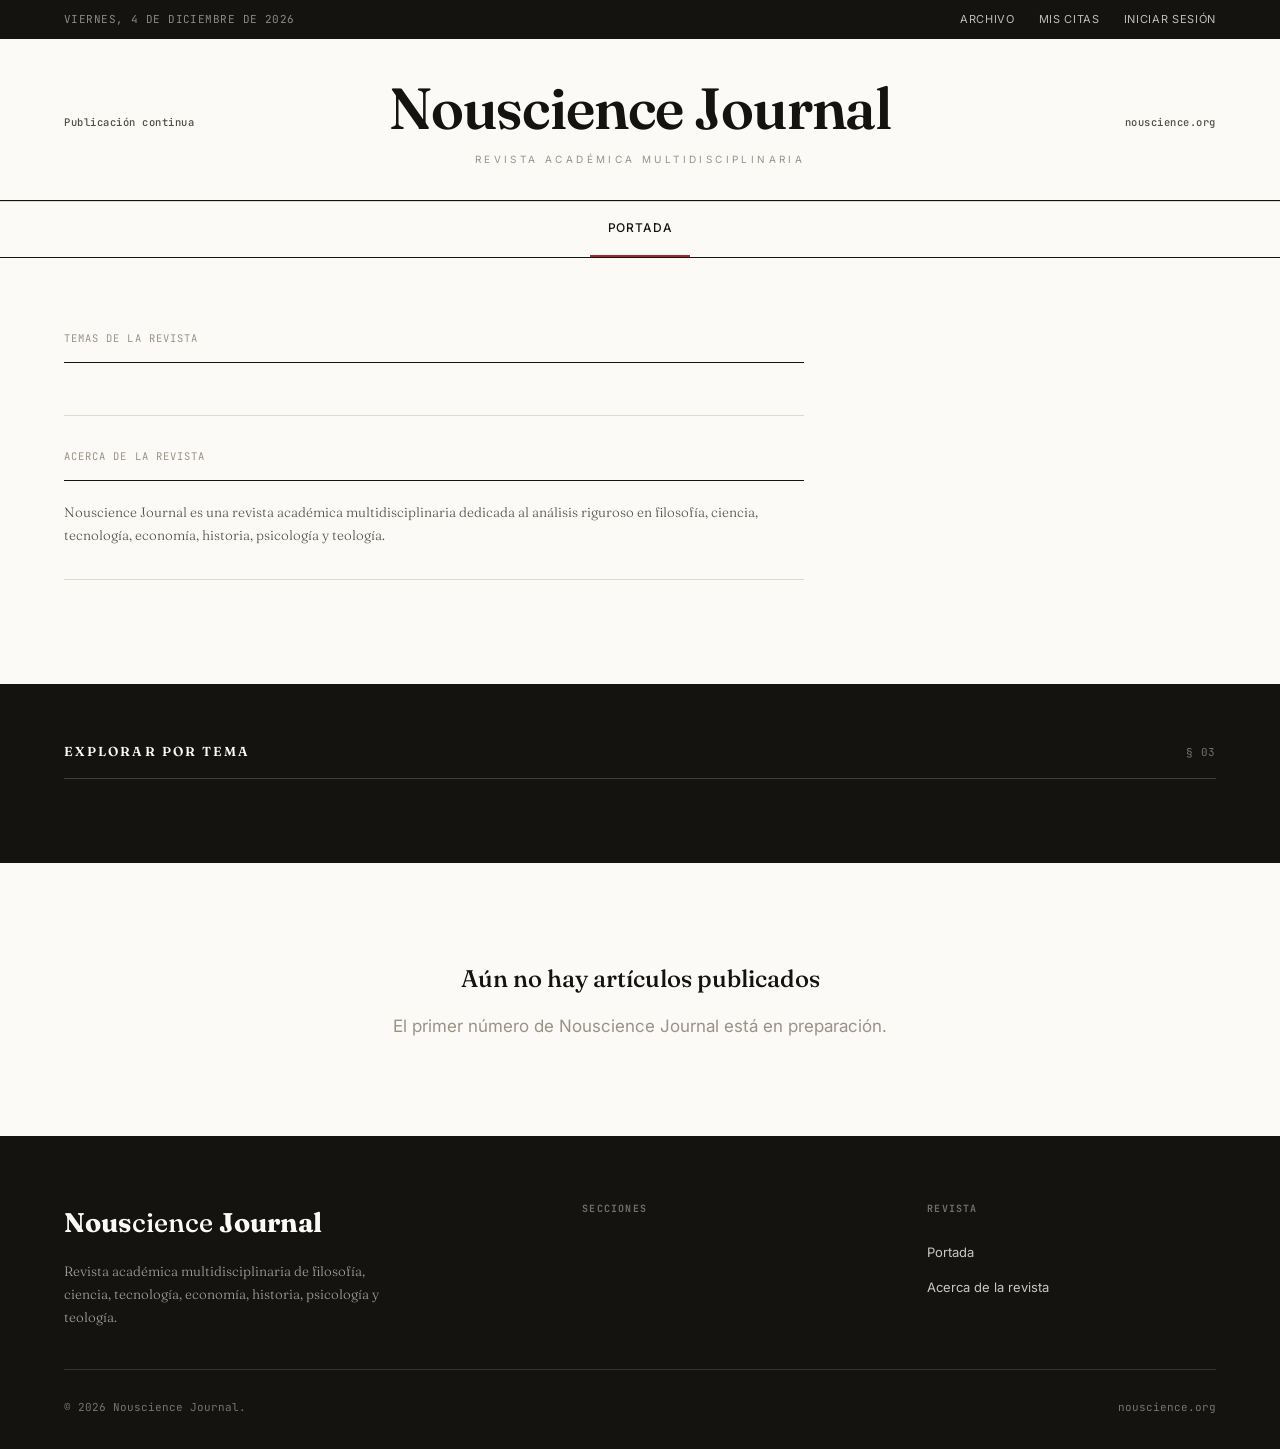
<file: article.html>
<!DOCTYPE html>
<html lang="es">
<head>
<meta charset="UTF-8"/>
<title>Redirigiendo… — Nouscience Theology</title>
<script>
  const id=new URLSearchParams(location.search).get('id');
  location.replace('index.html'+(id?('?id='+encodeURIComponent(id)):''));
</script>
</head>
<body></body>
</html>
</file>
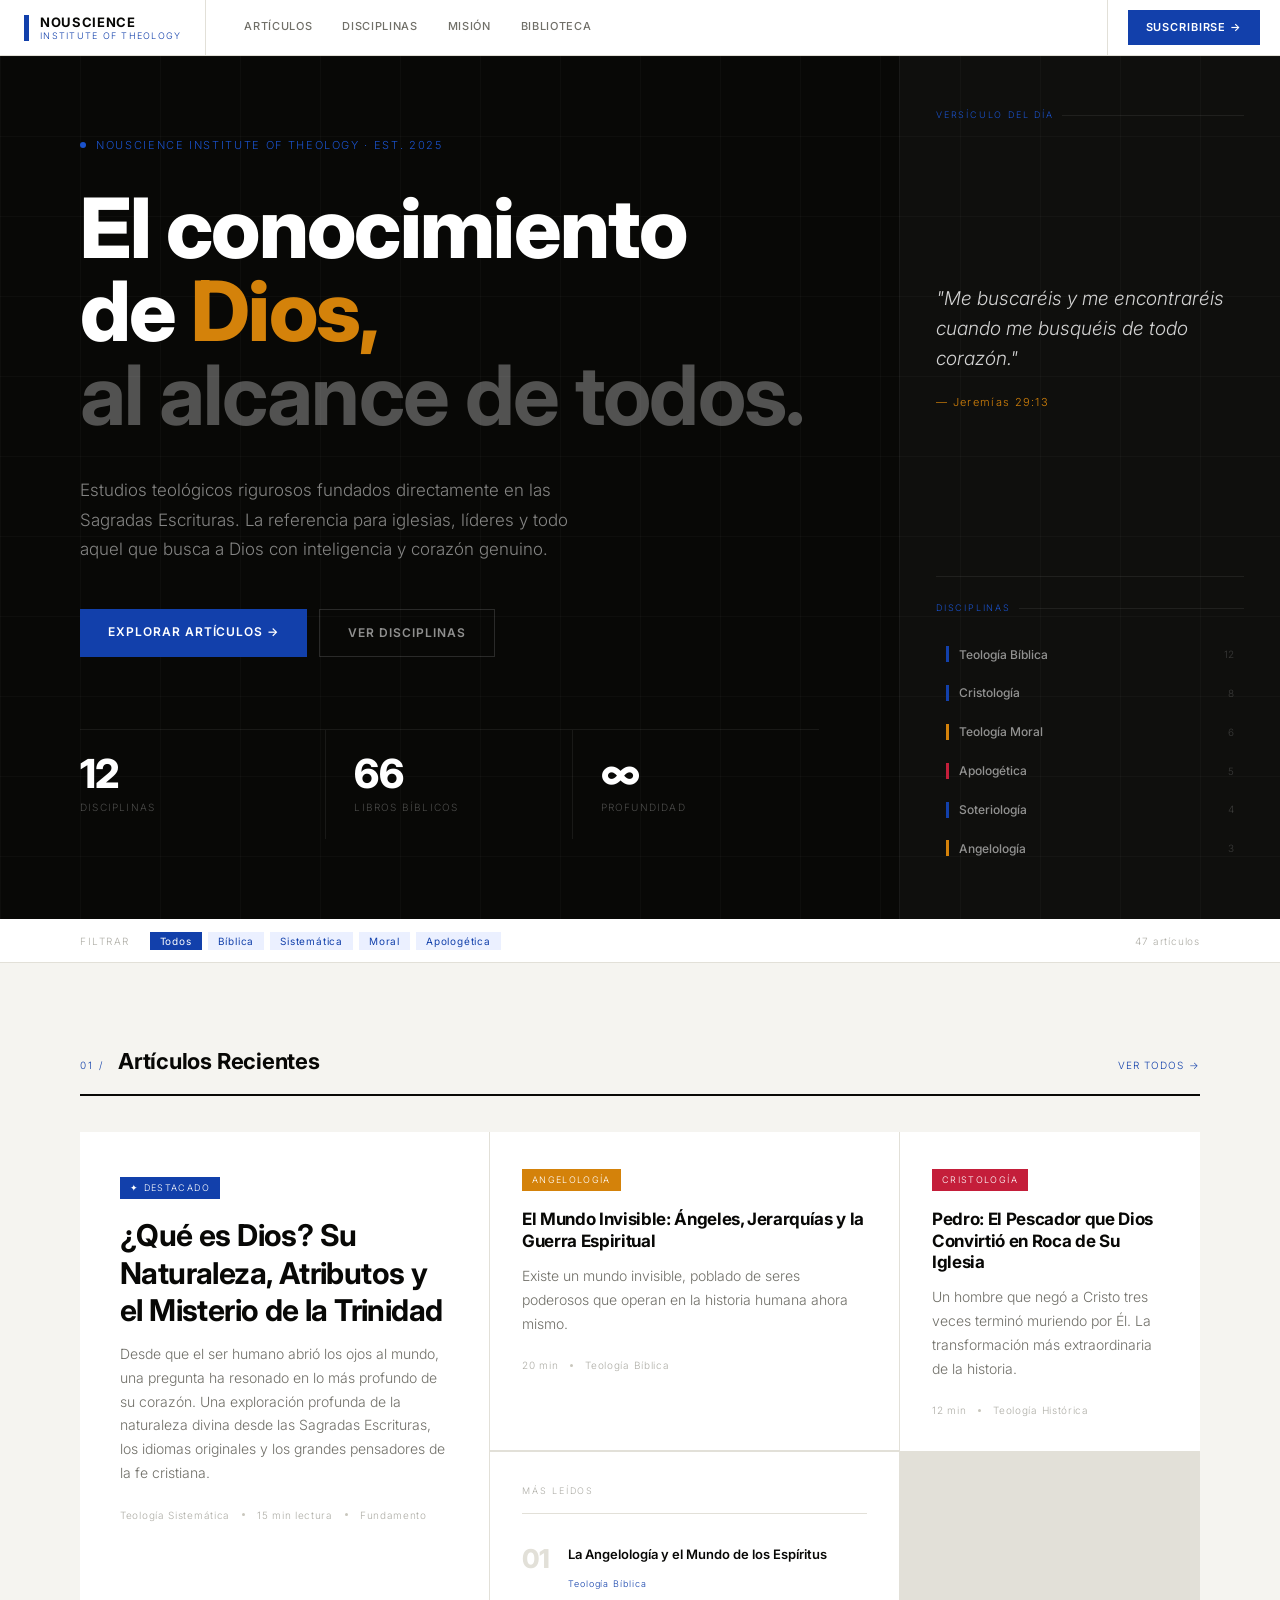
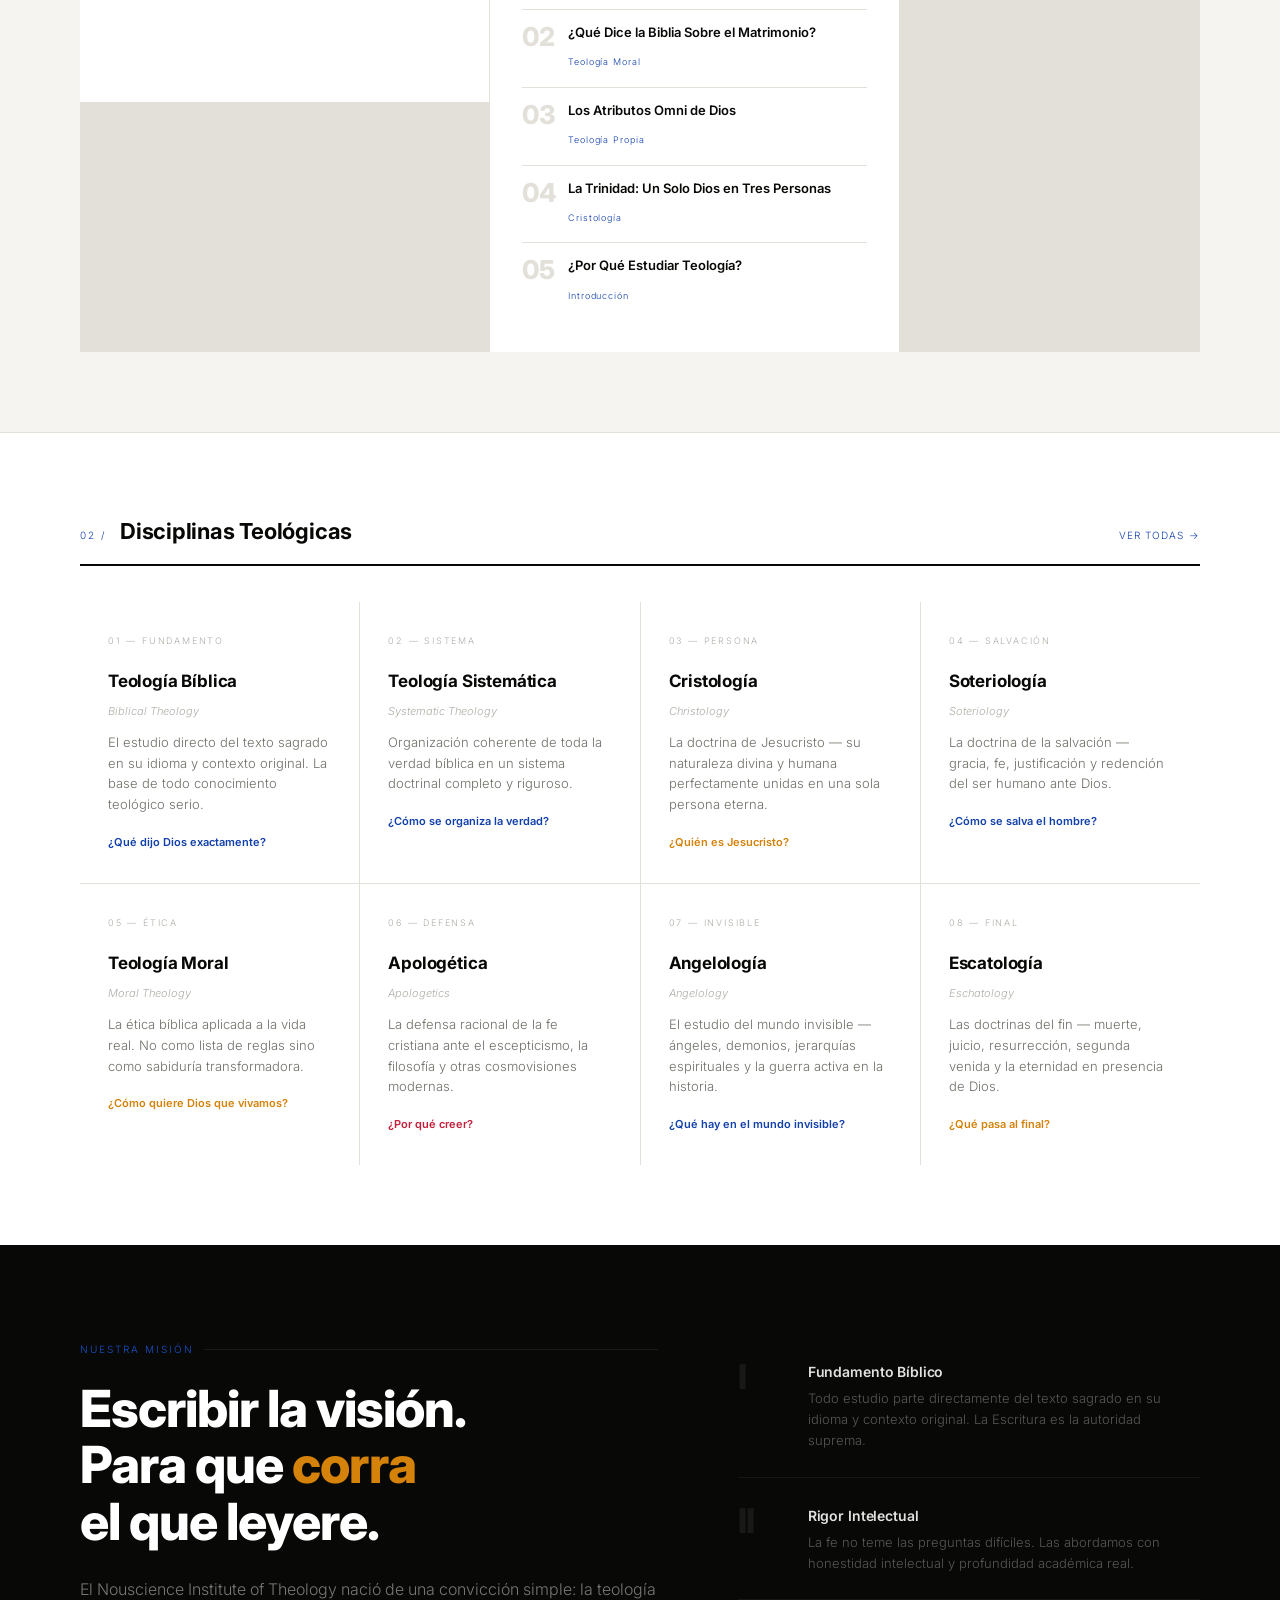
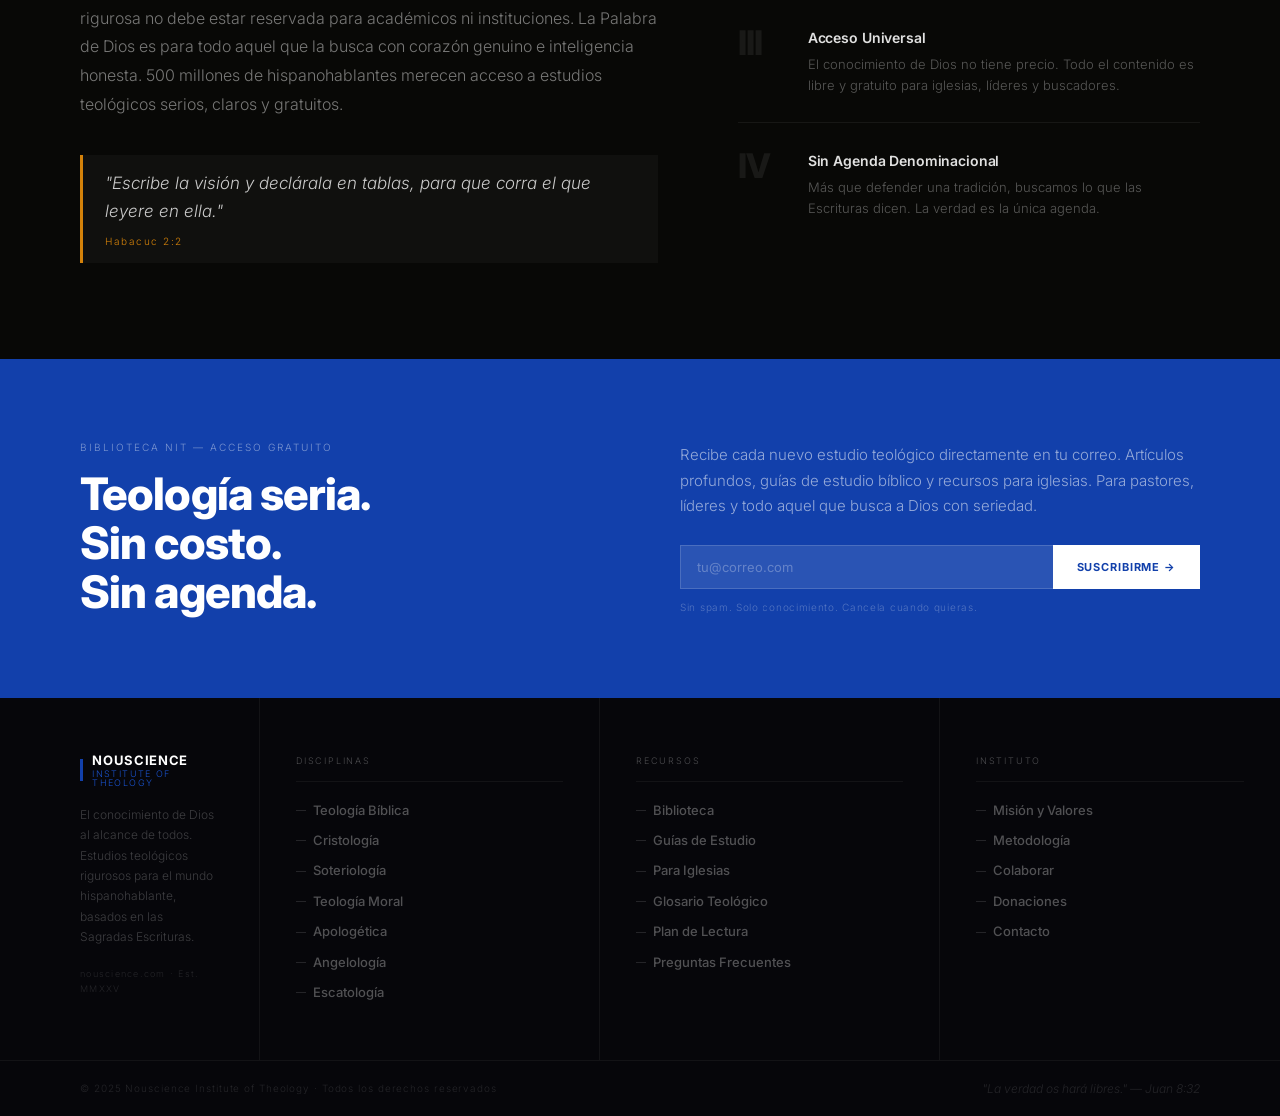
<file: index (20).html>
<!DOCTYPE html>
<html lang="es">
<head>
<meta charset="UTF-8"/>
<meta name="viewport" content="width=device-width, initial-scale=1.0"/>
<title>Nouscience Institute of Theology</title>
<meta name="description" content="El conocimiento de Dios, al alcance de todos."/>
<link rel="preconnect" href="https://fonts.googleapis.com"/>
<link rel="preconnect" href="https://fonts.gstatic.com" crossorigin/>
<link href="https://fonts.googleapis.com/css2?family=Inter:wght@300;400;500;600;700;800&display=swap" rel="stylesheet"/>
<style>
:root {
  --bg:#F5F4F0; --surface:#fff; --ink:#080806; --ink2:#2C2C28;
  --ink3:#706F68; --ink4:#AEADA6; --blue:#1240AB; --bluemid:#1A52CC;
  --bluepale:#EBF0FF; --amber:#D4820A; --amberpale:#FFF3DC;
  --red:#C41E3A; --rule:#E2E0D8; --ruled:#C8C6BC;
}
*,*::before,*::after{box-sizing:border-box;margin:0;padding:0;}
html{scroll-behavior:smooth;}
body{
  background:var(--bg);color:var(--ink);
  font-family:'Inter','Arial',sans-serif;
  font-weight:300;line-height:1.65;overflow-x:hidden;
}

/* FONTS FALLBACK - if Google Fonts don't load, these still look great */
@supports not (font-family: 'Syne') {
  .syne { font-family: 'Arial Black', 'Impact', sans-serif; }
}

/* ANIMATIONS */
@keyframes fadeUp{from{opacity:0;transform:translateY(20px)}to{opacity:1;transform:translateY(0)}}
@keyframes fadeIn{from{opacity:0}to{opacity:1}}
.rev{opacity:0;transform:translateY(20px);transition:opacity .7s cubic-bezier(.16,1,.3,1),transform .7s cubic-bezier(.16,1,.3,1);}
.rev.in{opacity:1;transform:none;}

/* NAV */
nav{
  position:fixed;top:0;left:0;right:0;z-index:200;
  background:var(--surface);border-bottom:1px solid var(--rule);
  height:56px;display:flex;align-items:stretch;
  animation:fadeIn .5s both;
}
.nav-brand{
  display:flex;align-items:center;gap:0;padding:0 24px;
  border-right:1px solid var(--rule);text-decoration:none;
}
.nav-block{width:5px;height:26px;background:var(--blue);margin-right:11px;flex-shrink:0;}
.nav-main{
  font-family:'Inter','Arial',sans-serif;font-weight:700;font-size:13px;
  letter-spacing:.05em;color:var(--ink);text-transform:uppercase;
  line-height:1;display:block;
}
.nav-sub{
  font-family:'Inter','Arial',sans-serif;font-size:9px;
  letter-spacing:.14em;color:var(--blue);text-transform:uppercase;
  line-height:1;display:block;margin-top:2px;
}
.nav-links{flex:1;display:flex;align-items:center;padding:0 24px;gap:2px;}
.nav-link{
  font-family:'Inter','Arial',sans-serif;font-size:11px;font-weight:500;
  letter-spacing:.06em;text-transform:uppercase;color:var(--ink3);
  text-decoration:none;padding:0 14px;height:56px;display:flex;
  align-items:center;border-bottom:2px solid transparent;transition:color .2s,border-color .2s;
}
.nav-link:hover{color:var(--blue);border-color:var(--blue);}
.nav-right{display:flex;align-items:center;padding:0 20px;gap:10px;border-left:1px solid var(--rule);}
.nav-cta{
  font-family:'Inter','Arial',sans-serif;font-size:11px;font-weight:600;
  letter-spacing:.08em;text-transform:uppercase;background:var(--blue);
  color:#fff;text-decoration:none;padding:8px 18px;transition:background .2s;white-space:nowrap;
}
.nav-cta:hover{background:var(--bluemid);}

/* HERO */
.hero{
  margin-top:56px;background:var(--ink);position:relative;overflow:hidden;
  min-height:88vh;display:grid;grid-template-columns:1fr 380px;
}
.hero::before{
  content:'';position:absolute;inset:0;
  background-image:linear-gradient(rgba(255,255,255,.025) 1px,transparent 1px),
    linear-gradient(90deg,rgba(255,255,255,.025) 1px,transparent 1px);
  background-size:80px 80px;pointer-events:none;
}
.hero-main{
  padding:80px;display:flex;flex-direction:column;
  justify-content:space-between;border-right:1px solid rgba(255,255,255,.07);
  position:relative;z-index:1;
}
.hero-label{
  font-family:'Inter','Arial',sans-serif;font-size:11px;
  letter-spacing:.15em;color:var(--bluemid);text-transform:uppercase;
  margin-bottom:32px;display:flex;align-items:center;gap:10px;
  animation:fadeUp .7s .2s both;
}
.hero-dot{width:6px;height:6px;background:var(--bluemid);border-radius:50%;}
.hero-h1{
  font-family:'Inter','Arial',sans-serif;font-weight:800;
  font-size:clamp(48px,6.5vw,84px);line-height:1.0;letter-spacing:-.02em;
  color:#fff;margin-bottom:40px;animation:fadeUp .7s .35s both;
}
.hero-h1 .accent{color:var(--amber);}
.hero-h1 .dim{color:rgba(255,255,255,.3);display:block;font-weight:700;}
.hero-desc{
  font-family:'Inter','Arial',sans-serif;font-size:17px;font-weight:300;
  line-height:1.75;color:rgba(255,255,255,.5);max-width:520px;margin-bottom:44px;
  animation:fadeUp .7s .5s both;
}
.hero-btns{display:flex;gap:12px;flex-wrap:wrap;animation:fadeUp .7s .65s both;}
.btn-p{
  font-family:'Inter','Arial',sans-serif;font-size:12px;font-weight:600;
  letter-spacing:.08em;text-transform:uppercase;background:var(--blue);color:#fff;
  text-decoration:none;padding:13px 28px;transition:background .2s,transform .2s;
  display:inline-block;
}
.btn-p:hover{background:var(--bluemid);transform:translateY(-1px);}
.btn-s{
  font-family:'Inter','Arial',sans-serif;font-size:12px;font-weight:600;
  letter-spacing:.08em;text-transform:uppercase;background:transparent;
  color:rgba(255,255,255,.55);text-decoration:none;padding:13px 28px;
  border:1px solid rgba(255,255,255,.14);transition:all .2s;display:inline-block;
}
.btn-s:hover{border-color:rgba(255,255,255,.35);color:#fff;}
.hero-stats{
  display:grid;grid-template-columns:repeat(3,1fr);
  border-top:1px solid rgba(255,255,255,.07);margin-top:72px;
  animation:fadeUp .7s .8s both;
}
.hstat{padding:24px 0;border-right:1px solid rgba(255,255,255,.07);}
.hstat:last-child{border-right:none;}
.hstat+.hstat{padding-left:28px;}
.hstat-n{
  font-family:'Inter','Arial',sans-serif;font-weight:800;font-size:40px;
  color:#fff;letter-spacing:-.02em;line-height:1;display:block;
}
.hstat-l{
  font-family:'Inter','Arial',sans-serif;font-size:10px;
  letter-spacing:.12em;text-transform:uppercase;color:rgba(255,255,255,.28);
  margin-top:5px;display:block;
}

/* HERO SIDEBAR */
.hero-side{
  background:rgba(255,255,255,.03);padding:52px 36px;
  display:flex;flex-direction:column;position:relative;z-index:1;
  animation:fadeIn .8s .5s both;
}
.side-label{
  font-family:'Inter','Arial',sans-serif;font-size:9px;
  letter-spacing:.2em;text-transform:uppercase;color:var(--bluemid);
  margin-bottom:20px;display:flex;align-items:center;gap:8px;
}
.side-label::after{content:'';flex:1;height:1px;background:rgba(255,255,255,.07);}
.side-verse{flex:1;display:flex;flex-direction:column;justify-content:center;padding:20px 0;}
.side-verse-t{
  font-family:'Inter','Arial',sans-serif;font-size:19px;font-weight:300;
  font-style:italic;line-height:1.6;color:rgba(255,255,255,.82);margin-bottom:18px;
}
.side-verse-r{
  font-family:'Inter','Arial',sans-serif;font-size:11px;
  letter-spacing:.12em;color:var(--amber);
}
.side-div{height:1px;background:rgba(255,255,255,.07);margin:24px 0;}
.side-topics{display:flex;flex-direction:column;gap:1px;}
.side-topic{
  display:flex;align-items:center;gap:10px;padding:9px 10px;
  cursor:pointer;transition:background .2s;text-decoration:none;
}
.side-topic:hover{background:rgba(255,255,255,.04);}
.topic-bar{width:3px;height:16px;background:var(--blue);flex-shrink:0;}
.topic-bar.a{background:var(--amber);} .topic-bar.r{background:var(--red);}
.topic-nm{
  font-family:'Inter','Arial',sans-serif;font-size:12px;font-weight:500;
  color:rgba(255,255,255,.55);flex:1;
}
.topic-ct{
  font-family:'Inter','Arial',sans-serif;font-size:10px;
  color:rgba(255,255,255,.18);
}

/* FILTER BAR */
.filterbar{
  background:var(--surface);border-bottom:1px solid var(--rule);
  padding:0 80px;height:44px;display:flex;align-items:center;justify-content:space-between;
}
.fb-left{display:flex;align-items:center;gap:20px;}
.fb-lbl{
  font-family:'Inter','Arial',sans-serif;font-size:10px;
  letter-spacing:.15em;text-transform:uppercase;color:var(--ink4);
}
.fb-tags{display:flex;gap:6px;}
.fb-tag{
  font-family:'Inter','Arial',sans-serif;font-size:10px;
  letter-spacing:.08em;color:var(--blue);background:var(--bluepale);
  padding:3px 10px;cursor:pointer;transition:background .2s;border:none;
}
.fb-tag:hover{background:#D6E2FF;}
.fb-tag.on{background:var(--blue);color:#fff;}
.fb-r{
  font-family:'Inter','Arial',sans-serif;font-size:10px;
  color:var(--ink4);letter-spacing:.08em;
}

/* ARTICLES */
.articles{padding:80px;background:var(--bg);}
.sec-head{
  display:flex;align-items:baseline;justify-content:space-between;
  margin-bottom:36px;padding-bottom:14px;border-bottom:2px solid var(--ink);
}
.sec-left{display:flex;align-items:baseline;gap:14px;}
.sec-ey{
  font-family:'Inter','Arial',sans-serif;font-size:10px;
  letter-spacing:.2em;text-transform:uppercase;color:var(--blue);
}
.sec-h{
  font-family:'Inter','Arial',sans-serif;font-weight:700;font-size:22px;
  letter-spacing:-.01em;color:var(--ink);
}
.sec-all{
  font-family:'Inter','Arial',sans-serif;font-size:10px;
  letter-spacing:.1em;text-transform:uppercase;color:var(--blue);text-decoration:none;
  display:flex;align-items:center;gap:5px;transition:gap .2s;
}
.sec-all:hover{gap:9px;}
.sec-all::after{content:'→';}

/* Article Grid */
.art-grid{
  display:grid;grid-template-columns:1fr 1fr 300px;
  gap:1px;background:var(--rule);
}
.art-main{
  background:var(--surface);padding:40px;text-decoration:none;
  display:block;position:relative;overflow:hidden;transition:background .2s;
  grid-row:span 2;
}
.art-main:hover{background:#FAFAF8;}
.art-side{
  background:var(--surface);padding:32px;text-decoration:none;
  display:block;transition:background .2s;border-bottom:1px solid var(--rule);
}
.art-side:last-of-type{border-bottom:none;}
.art-side:hover{background:#FAFAF8;}
.art-list{background:var(--surface);padding:32px;grid-row:span 2;}
.art-flag{
  display:inline-flex;align-items:center;gap:5px;
  font-family:'Inter','Arial',sans-serif;font-size:9px;
  letter-spacing:.15em;text-transform:uppercase;color:#fff;
  background:var(--blue);padding:4px 10px;margin-bottom:18px;
}
.art-flag.am{background:var(--amber);}
.art-flag.rd{background:var(--red);}
.art-h{
  font-family:'Inter','Arial',sans-serif;font-weight:700;font-size:17px;
  line-height:1.25;letter-spacing:-.02em;color:var(--ink);margin-bottom:12px;
}
.art-main .art-h{font-size:30px;}
.art-exc{
  font-family:'Inter','Arial',sans-serif;font-size:14px;font-weight:300;
  line-height:1.7;color:var(--ink3);margin-bottom:22px;
}
.art-meta{display:flex;align-items:center;gap:12px;}
.art-mi{
  font-family:'Inter','Arial',sans-serif;font-size:10px;
  letter-spacing:.07em;color:var(--ink4);display:flex;align-items:center;gap:4px;
}
.art-md{width:3px;height:3px;background:var(--ruled);border-radius:50%;}
.art-list-lbl{
  font-family:'Inter','Arial',sans-serif;font-size:9px;
  letter-spacing:.2em;text-transform:uppercase;color:var(--ink4);
  padding-bottom:14px;border-bottom:1px solid var(--rule);margin-bottom:18px;
}
.art-li{
  display:flex;gap:14px;padding:14px 0;border-bottom:1px solid var(--rule);
  text-decoration:none;transition:opacity .2s;
}
.art-li:hover{opacity:.65;}
.art-li:last-child{border-bottom:none;}
.art-li-n{
  font-family:'Inter','Arial',sans-serif;font-weight:800;font-size:26px;
  color:var(--rule);letter-spacing:-.02em;line-height:1;flex-shrink:0;width:32px;
}
.art-li-t{
  font-family:'Inter','Arial',sans-serif;font-weight:600;font-size:13px;
  line-height:1.35;color:var(--ink);margin-bottom:5px;
}
.art-li-tag{
  font-family:'Inter','Arial',sans-serif;font-size:9px;
  letter-spacing:.1em;color:var(--blue);
}

/* DISCIPLINES */
.disciplines{background:var(--surface);padding:80px;border-top:1px solid var(--rule);}
.disc-grid{
  display:grid;grid-template-columns:repeat(4,1fr);
  gap:1px;background:var(--rule);margin-top:36px;
}
.disc-card{
  background:var(--surface);padding:32px 28px;cursor:pointer;
  transition:background .2s;position:relative;overflow:hidden;
}
.disc-card:hover{background:var(--bg);}
.disc-card::before{
  content:'';position:absolute;top:0;left:0;right:0;height:3px;
  background:var(--blue);transform:scaleX(0);transform-origin:left;
  transition:transform .3s cubic-bezier(.16,1,.3,1);
}
.disc-card:hover::before{transform:scaleX(1);}
.disc-card.am::before{background:var(--amber);}
.disc-card.rd::before{background:var(--red);}
.disc-n{
  font-family:'Inter','Arial',sans-serif;font-size:9px;
  letter-spacing:.2em;color:var(--ink4);margin-bottom:18px;display:block;
}
.disc-nm{
  font-family:'Inter','Arial',sans-serif;font-weight:700;font-size:17px;
  letter-spacing:-.01em;color:var(--ink);margin-bottom:7px;
}
.disc-sub{
  font-family:'Inter','Arial',sans-serif;font-size:11px;font-style:italic;
  color:var(--ink4);margin-bottom:12px;
}
.disc-d{font-size:13px;line-height:1.6;color:var(--ink3);margin-bottom:18px;}
.disc-q{
  font-family:'Inter','Arial',sans-serif;font-size:11px;font-weight:600;color:var(--blue);
}
.disc-card.am .disc-q{color:var(--amber);}
.disc-card.rd .disc-q{color:var(--red);}

/* MANIFESTO */
.manifesto{
  background:var(--ink);padding:96px 80px;
  display:grid;grid-template-columns:5fr 4fr;gap:80px;align-items:center;
}
.m-ey{
  font-family:'Inter','Arial',sans-serif;font-size:10px;
  letter-spacing:.2em;text-transform:uppercase;color:var(--bluemid);
  margin-bottom:22px;display:flex;align-items:center;gap:10px;
}
.m-ey::after{content:'';flex:1;height:1px;background:rgba(255,255,255,.08);}
.m-h{
  font-family:'Inter','Arial',sans-serif;font-weight:800;
  font-size:clamp(34px,4vw,52px);letter-spacing:-.02em;line-height:1.1;
  color:#fff;margin-bottom:26px;
}
.m-h .hl{color:var(--amber);}
.m-b{
  font-family:'Inter','Arial',sans-serif;font-size:16px;font-weight:300;
  line-height:1.8;color:rgba(255,255,255,.45);margin-bottom:36px;
}
.m-verse{
  font-family:'Inter','Arial',sans-serif;font-size:17px;font-style:italic;
  font-weight:300;color:rgba(255,255,255,.78);
  border-left:3px solid var(--amber);padding:14px 22px;background:rgba(255,255,255,.03);
}
.m-verse small{
  display:block;font-family:'Inter','Arial',sans-serif;font-size:10px;
  font-style:normal;letter-spacing:.15em;color:var(--amber);margin-top:8px;
}
.pillars{display:flex;flex-direction:column;}
.pill{
  padding:26px 0;border-bottom:1px solid rgba(255,255,255,.06);
  display:grid;grid-template-columns:52px 1fr;gap:18px;
}
.pill:first-child{padding-top:0;}
.pill:last-child{border-bottom:none;}
.pill-n{
  font-family:'Inter','Arial',sans-serif;font-weight:800;font-size:34px;
  color:rgba(255,255,255,.07);letter-spacing:-.02em;line-height:1;
}
.pill-t{
  font-family:'Inter','Arial',sans-serif;font-weight:600;font-size:14px;
  letter-spacing:-.01em;color:rgba(255,255,255,.88);margin-bottom:5px;
}
.pill-d{font-size:13px;line-height:1.6;color:rgba(255,255,255,.32);}

/* SUBSCRIBE */
.subscribe{
  background:var(--blue);padding:80px;
  display:grid;grid-template-columns:1fr 1fr;gap:80px;align-items:center;
}
.sub-ey{
  font-family:'Inter','Arial',sans-serif;font-size:10px;
  letter-spacing:.2em;text-transform:uppercase;color:rgba(255,255,255,.45);margin-bottom:14px;
}
.sub-h{
  font-family:'Inter','Arial',sans-serif;font-weight:800;
  font-size:clamp(30px,3.5vw,46px);letter-spacing:-.02em;line-height:1.1;color:#fff;
}
.sub-d{
  font-family:'Inter','Arial',sans-serif;font-size:15px;font-weight:300;
  line-height:1.7;color:rgba(255,255,255,.55);margin-bottom:26px;
}
.sub-form{display:flex;}
.sub-inp{
  flex:1;font-family:'Inter','Arial',sans-serif;font-size:13px;
  padding:13px 16px;border:1px solid rgba(255,255,255,.15);border-right:none;
  background:rgba(255,255,255,.1);color:#fff;outline:none;transition:background .2s;
}
.sub-inp:focus{background:rgba(255,255,255,.15);}
.sub-inp::placeholder{color:rgba(255,255,255,.28);}
.sub-btn{
  font-family:'Inter','Arial',sans-serif;font-size:11px;font-weight:700;
  letter-spacing:.08em;text-transform:uppercase;background:#fff;color:var(--blue);
  border:none;padding:13px 24px;cursor:pointer;transition:background .2s;white-space:nowrap;
}
.sub-btn:hover{background:var(--bluepale);}
.sub-note{
  font-family:'Inter','Arial',sans-serif;font-size:10px;
  letter-spacing:.07em;color:rgba(255,255,255,.28);margin-top:10px;
}

/* FOOTER */
footer{background:#06060A;}
.ft{
  display:grid;grid-template-columns:260px 1fr 1fr 1fr;
  border-bottom:1px solid rgba(255,255,255,.05);
}
.ft-brand{padding:56px 44px 56px 80px;border-right:1px solid rgba(255,255,255,.05);}
.ft-logo{display:flex;align-items:center;gap:9px;margin-bottom:18px;}
.ft-lb{width:4px;height:22px;background:var(--blue);}
.ft-lm{
  font-family:'Inter','Arial',sans-serif;font-weight:700;font-size:13px;
  letter-spacing:.05em;text-transform:uppercase;color:#fff;line-height:1;display:block;
}
.ft-ls{
  font-family:'Inter','Arial',sans-serif;font-size:9px;
  letter-spacing:.15em;color:var(--bluemid);text-transform:uppercase;
  line-height:1;display:block;margin-top:2px;
}
.ft-desc{font-size:12px;line-height:1.7;color:rgba(255,255,255,.22);margin-bottom:20px;}
.ft-issn{
  font-family:'Inter','Arial',sans-serif;font-size:9px;
  letter-spacing:.14em;color:rgba(255,255,255,.12);
}
.ft-col{padding:56px 36px;border-right:1px solid rgba(255,255,255,.05);}
.ft-col:last-child{border-right:none;}
.ft-ct{
  font-family:'Inter','Arial',sans-serif;font-size:9px;
  letter-spacing:.2em;text-transform:uppercase;color:rgba(255,255,255,.28);
  margin-bottom:18px;padding-bottom:12px;border-bottom:1px solid rgba(255,255,255,.05);
}
.ft-links{list-style:none;display:flex;flex-direction:column;gap:9px;}
.ft-links a{
  font-family:'Inter','Arial',sans-serif;font-size:13px;font-weight:500;
  color:rgba(255,255,255,.3);text-decoration:none;transition:color .2s;
  display:flex;align-items:center;gap:7px;
}
.ft-links a:hover{color:#fff;}
.ft-links a::before{
  content:'';width:10px;height:1px;background:rgba(255,255,255,.12);
  flex-shrink:0;transition:width .2s,background .2s;
}
.ft-links a:hover::before{width:16px;background:var(--bluemid);}
.ft-bot{
  display:flex;align-items:center;justify-content:space-between;
  padding:18px 80px;
}
.ft-copy{
  font-family:'Inter','Arial',sans-serif;font-size:10px;
  letter-spacing:.09em;color:rgba(255,255,255,.12);
}
.ft-motto{
  font-family:'Inter','Arial',sans-serif;font-size:12px;font-style:italic;
  color:rgba(255,255,255,.12);
}

/* RESPONSIVE */
@media(max-width:1100px){
  .hero{grid-template-columns:1fr;}
  .hero-side{display:none;}
  .hero-main{padding:60px 40px;}
  .articles,.disciplines,.manifesto{padding:60px 40px;}
  .filterbar{padding:0 40px;}
  .art-grid{grid-template-columns:1fr 1fr;}
  .art-main{grid-column:span 2;grid-row:auto;}
  .art-list{display:none;}
  .disc-grid{grid-template-columns:1fr 1fr;}
  .manifesto{grid-template-columns:1fr;gap:48px;}
  .subscribe{grid-template-columns:1fr;gap:32px;padding:60px 40px;}
  .ft{grid-template-columns:1fr 1fr;}
  .ft-brand{padding:48px 40px;}
  .ft-bot{padding:18px 40px;}
}
@media(max-width:700px){
  .nav-links,.nav-right .nav-link{display:none;}
  .hero-main{padding:44px 20px;}
  .hero-stats{grid-template-columns:1fr 1fr;}
  .articles,.disciplines{padding:44px 20px;}
  .art-grid{grid-template-columns:1fr;}
  .art-main{grid-column:auto;}
  .disc-grid{grid-template-columns:1fr;}
  .manifesto,.subscribe{padding:44px 20px;}
  .sub-form{flex-direction:column;}
  .sub-inp{border-right:1px solid rgba(255,255,255,.15);border-bottom:none;}
  .ft{grid-template-columns:1fr;}
  .ft-brand{padding:40px 20px;}
  .ft-col{padding:32px 20px;}
  .ft-bot{flex-direction:column;gap:8px;padding:16px 20px;text-align:center;}
  .filterbar{padding:0 20px;}
}
</style>
</head>
<body>

<!-- NAV -->
<nav>
  <a href="#" class="nav-brand">
    <div class="nav-block"></div>
    <div>
      <span class="nav-main">Nouscience</span>
      <span class="nav-sub">Institute of Theology</span>
    </div>
  </a>
  <div class="nav-links">
    <a href="#articles" class="nav-link">Artículos</a>
    <a href="#disciplines" class="nav-link">Disciplinas</a>
    <a href="#manifesto" class="nav-link">Misión</a>
    <a href="#subscribe" class="nav-link">Biblioteca</a>
  </div>
  <div class="nav-right">
    <a href="#subscribe" class="nav-cta">Suscribirse →</a>
  </div>
</nav>

<!-- HERO -->
<div class="hero">
  <div class="hero-main">
    <div>
      <div class="hero-label"><span class="hero-dot"></span>Nouscience Institute of Theology · Est. 2025</div>
      <h1 class="hero-h1">
        El conocimiento<br/>
        de <span class="accent">Dios,</span><br/>
        <span class="dim">al alcance de todos.</span>
      </h1>
      <p class="hero-desc">
        Estudios teológicos rigurosos fundados directamente en las Sagradas Escrituras.
        La referencia para iglesias, líderes y todo aquel que busca a Dios
        con inteligencia y corazón genuino.
      </p>
      <div class="hero-btns">
        <a href="#articles" class="btn-p">Explorar Artículos →</a>
        <a href="#disciplines" class="btn-s">Ver Disciplinas</a>
      </div>
    </div>
    <div class="hero-stats">
      <div class="hstat">
        <span class="hstat-n">12</span>
        <span class="hstat-l">Disciplinas</span>
      </div>
      <div class="hstat">
        <span class="hstat-n">66</span>
        <span class="hstat-l">Libros Bíblicos</span>
      </div>
      <div class="hstat">
        <span class="hstat-n">∞</span>
        <span class="hstat-l">Profundidad</span>
      </div>
    </div>
  </div>

  <div class="hero-side">
    <div class="side-label">Versículo del Día</div>
    <div class="side-verse">
      <p class="side-verse-t">"Me buscaréis y me encontraréis cuando me busquéis de todo corazón."</p>
      <span class="side-verse-r">— Jeremías 29:13</span>
    </div>
    <div class="side-div"></div>
    <div class="side-label">Disciplinas</div>
    <div class="side-topics">
      <a href="#" class="side-topic"><div class="topic-bar"></div><span class="topic-nm">Teología Bíblica</span><span class="topic-ct">12</span></a>
      <a href="#" class="side-topic"><div class="topic-bar"></div><span class="topic-nm">Cristología</span><span class="topic-ct">8</span></a>
      <a href="#" class="side-topic"><div class="topic-bar a"></div><span class="topic-nm">Teología Moral</span><span class="topic-ct">6</span></a>
      <a href="#" class="side-topic"><div class="topic-bar r"></div><span class="topic-nm">Apologética</span><span class="topic-ct">5</span></a>
      <a href="#" class="side-topic"><div class="topic-bar"></div><span class="topic-nm">Soteriología</span><span class="topic-ct">4</span></a>
      <a href="#" class="side-topic"><div class="topic-bar a"></div><span class="topic-nm">Angelología</span><span class="topic-ct">3</span></a>
    </div>
  </div>
</div>

<!-- FILTER BAR -->
<div class="filterbar">
  <div class="fb-left">
    <span class="fb-lbl">Filtrar</span>
    <div class="fb-tags">
      <button class="fb-tag on" onclick="ftag(this)">Todos</button>
      <button class="fb-tag" onclick="ftag(this)">Bíblica</button>
      <button class="fb-tag" onclick="ftag(this)">Sistemática</button>
      <button class="fb-tag" onclick="ftag(this)">Moral</button>
      <button class="fb-tag" onclick="ftag(this)">Apologética</button>
    </div>
  </div>
  <span class="fb-r">47 artículos</span>
</div>

<!-- ARTICLES -->
<section class="articles" id="articles">
  <div class="sec-head rev">
    <div class="sec-left"><span class="sec-ey">01 /</span><h2 class="sec-h">Artículos Recientes</h2></div>
    <a href="#" class="sec-all">Ver todos</a>
  </div>
  <div class="art-grid rev">
    <a href="#" class="art-main">
      <div class="art-flag">✦ Destacado</div>
      <h3 class="art-h">¿Qué es Dios? Su Naturaleza, Atributos y el Misterio de la Trinidad</h3>
      <p class="art-exc">Desde que el ser humano abrió los ojos al mundo, una pregunta ha resonado en lo más profundo de su corazón. Una exploración profunda de la naturaleza divina desde las Sagradas Escrituras, los idiomas originales y los grandes pensadores de la fe cristiana.</p>
      <div class="art-meta">
        <span class="art-mi">Teología Sistemática</span>
        <span class="art-md"></span>
        <span class="art-mi">15 min lectura</span>
        <span class="art-md"></span>
        <span class="art-mi">Fundamento</span>
      </div>
    </a>
    <a href="#" class="art-side">
      <div class="art-flag am">Angelología</div>
      <h3 class="art-h">El Mundo Invisible: Ángeles, Jerarquías y la Guerra Espiritual</h3>
      <p class="art-exc">Existe un mundo invisible, poblado de seres poderosos que operan en la historia humana ahora mismo.</p>
      <div class="art-meta"><span class="art-mi">20 min</span><span class="art-md"></span><span class="art-mi">Teología Bíblica</span></div>
    </a>
    <a href="#" class="art-side">
      <div class="art-flag rd">Cristología</div>
      <h3 class="art-h">Pedro: El Pescador que Dios Convirtió en Roca de Su Iglesia</h3>
      <p class="art-exc">Un hombre que negó a Cristo tres veces terminó muriendo por Él. La transformación más extraordinaria de la historia.</p>
      <div class="art-meta"><span class="art-mi">12 min</span><span class="art-md"></span><span class="art-mi">Teología Histórica</span></div>
    </a>
    <div class="art-list">
      <div class="art-list-lbl">Más Leídos</div>
      <a href="#" class="art-li"><span class="art-li-n">01</span><div><div class="art-li-t">La Angelología y el Mundo de los Espíritus</div><span class="art-li-tag">Teología Bíblica</span></div></a>
      <a href="#" class="art-li"><span class="art-li-n">02</span><div><div class="art-li-t">¿Qué Dice la Biblia Sobre el Matrimonio?</div><span class="art-li-tag">Teología Moral</span></div></a>
      <a href="#" class="art-li"><span class="art-li-n">03</span><div><div class="art-li-t">Los Atributos Omni de Dios</div><span class="art-li-tag">Teología Propia</span></div></a>
      <a href="#" class="art-li"><span class="art-li-n">04</span><div><div class="art-li-t">La Trinidad: Un Solo Dios en Tres Personas</div><span class="art-li-tag">Cristología</span></div></a>
      <a href="#" class="art-li"><span class="art-li-n">05</span><div><div class="art-li-t">¿Por Qué Estudiar Teología?</div><span class="art-li-tag">Introducción</span></div></a>
    </div>
  </div>
</section>

<!-- DISCIPLINES -->
<section class="disciplines" id="disciplines">
  <div class="sec-head rev">
    <div class="sec-left"><span class="sec-ey">02 /</span><h2 class="sec-h">Disciplinas Teológicas</h2></div>
    <a href="#" class="sec-all">Ver todas</a>
  </div>
  <div class="disc-grid rev">
    <div class="disc-card"><span class="disc-n">01 — FUNDAMENTO</span><h3 class="disc-nm">Teología Bíblica</h3><div class="disc-sub">Biblical Theology</div><p class="disc-d">El estudio directo del texto sagrado en su idioma y contexto original. La base de todo conocimiento teológico serio.</p><div class="disc-q">¿Qué dijo Dios exactamente?</div></div>
    <div class="disc-card"><span class="disc-n">02 — SISTEMA</span><h3 class="disc-nm">Teología Sistemática</h3><div class="disc-sub">Systematic Theology</div><p class="disc-d">Organización coherente de toda la verdad bíblica en un sistema doctrinal completo y riguroso.</p><div class="disc-q">¿Cómo se organiza la verdad?</div></div>
    <div class="disc-card am"><span class="disc-n">03 — PERSONA</span><h3 class="disc-nm">Cristología</h3><div class="disc-sub">Christology</div><p class="disc-d">La doctrina de Jesucristo — su naturaleza divina y humana perfectamente unidas en una sola persona eterna.</p><div class="disc-q">¿Quién es Jesucristo?</div></div>
    <div class="disc-card"><span class="disc-n">04 — SALVACIÓN</span><h3 class="disc-nm">Soteriología</h3><div class="disc-sub">Soteriology</div><p class="disc-d">La doctrina de la salvación — gracia, fe, justificación y redención del ser humano ante Dios.</p><div class="disc-q">¿Cómo se salva el hombre?</div></div>
    <div class="disc-card am"><span class="disc-n">05 — ÉTICA</span><h3 class="disc-nm">Teología Moral</h3><div class="disc-sub">Moral Theology</div><p class="disc-d">La ética bíblica aplicada a la vida real. No como lista de reglas sino como sabiduría transformadora.</p><div class="disc-q">¿Cómo quiere Dios que vivamos?</div></div>
    <div class="disc-card rd"><span class="disc-n">06 — DEFENSA</span><h3 class="disc-nm">Apologética</h3><div class="disc-sub">Apologetics</div><p class="disc-d">La defensa racional de la fe cristiana ante el escepticismo, la filosofía y otras cosmovisiones modernas.</p><div class="disc-q">¿Por qué creer?</div></div>
    <div class="disc-card"><span class="disc-n">07 — INVISIBLE</span><h3 class="disc-nm">Angelología</h3><div class="disc-sub">Angelology</div><p class="disc-d">El estudio del mundo invisible — ángeles, demonios, jerarquías espirituales y la guerra activa en la historia.</p><div class="disc-q">¿Qué hay en el mundo invisible?</div></div>
    <div class="disc-card am"><span class="disc-n">08 — FINAL</span><h3 class="disc-nm">Escatología</h3><div class="disc-sub">Eschatology</div><p class="disc-d">Las doctrinas del fin — muerte, juicio, resurrección, segunda venida y la eternidad en presencia de Dios.</p><div class="disc-q">¿Qué pasa al final?</div></div>
  </div>
</section>

<!-- MANIFESTO -->
<section class="manifesto" id="manifesto">
  <div class="rev">
    <div class="m-ey">Nuestra Misión</div>
    <h2 class="m-h">Escribir la visión.<br/>Para que <span class="hl">corra</span><br/>el que leyere.</h2>
    <p class="m-b">El Nouscience Institute of Theology nació de una convicción simple: la teología rigurosa no debe estar reservada para académicos ni instituciones. La Palabra de Dios es para todo aquel que la busca con corazón genuino e inteligencia honesta. 500 millones de hispanohablantes merecen acceso a estudios teológicos serios, claros y gratuitos.</p>
    <div class="m-verse">"Escribe la visión y declárala en tablas, para que corra el que leyere en ella."<small>Habacuc 2:2</small></div>
  </div>
  <div class="rev">
    <div class="pillars">
      <div class="pill"><div class="pill-n">I</div><div><div class="pill-t">Fundamento Bíblico</div><div class="pill-d">Todo estudio parte directamente del texto sagrado en su idioma y contexto original. La Escritura es la autoridad suprema.</div></div></div>
      <div class="pill"><div class="pill-n">II</div><div><div class="pill-t">Rigor Intelectual</div><div class="pill-d">La fe no teme las preguntas difíciles. Las abordamos con honestidad intelectual y profundidad académica real.</div></div></div>
      <div class="pill"><div class="pill-n">III</div><div><div class="pill-t">Acceso Universal</div><div class="pill-d">El conocimiento de Dios no tiene precio. Todo el contenido es libre y gratuito para iglesias, líderes y buscadores.</div></div></div>
      <div class="pill"><div class="pill-n">IV</div><div><div class="pill-t">Sin Agenda Denominacional</div><div class="pill-d">Más que defender una tradición, buscamos lo que las Escrituras dicen. La verdad es la única agenda.</div></div></div>
    </div>
  </div>
</section>

<!-- SUBSCRIBE -->
<section class="subscribe" id="subscribe">
  <div class="rev">
    <div class="sub-ey">Biblioteca NIT — Acceso Gratuito</div>
    <h2 class="sub-h">Teología seria.<br/>Sin costo.<br/>Sin agenda.</h2>
  </div>
  <div class="rev">
    <p class="sub-d">Recibe cada nuevo estudio teológico directamente en tu correo. Artículos profundos, guías de estudio bíblico y recursos para iglesias. Para pastores, líderes y todo aquel que busca a Dios con seriedad.</p>
    <form class="sub-form" onsubmit="doSub(event)">
      <input class="sub-inp" type="email" placeholder="tu@correo.com" required/>
      <button class="sub-btn" type="submit">Suscribirme →</button>
    </form>
    <div class="sub-note">Sin spam. Solo conocimiento. Cancela cuando quieras.</div>
  </div>
</section>

<!-- FOOTER -->
<footer>
  <div class="ft">
    <div class="ft-brand">
      <div class="ft-logo"><div class="ft-lb"></div><div><span class="ft-lm">Nouscience</span><span class="ft-ls">Institute of Theology</span></div></div>
      <p class="ft-desc">El conocimiento de Dios al alcance de todos. Estudios teológicos rigurosos para el mundo hispanohablante, basados en las Sagradas Escrituras.</p>
      <div class="ft-issn">nouscience.com · Est. MMXXV</div>
    </div>
    <div class="ft-col">
      <div class="ft-ct">Disciplinas</div>
      <ul class="ft-links">
        <li><a href="#">Teología Bíblica</a></li>
        <li><a href="#">Cristología</a></li>
        <li><a href="#">Soteriología</a></li>
        <li><a href="#">Teología Moral</a></li>
        <li><a href="#">Apologética</a></li>
        <li><a href="#">Angelología</a></li>
        <li><a href="#">Escatología</a></li>
      </ul>
    </div>
    <div class="ft-col">
      <div class="ft-ct">Recursos</div>
      <ul class="ft-links">
        <li><a href="#">Biblioteca</a></li>
        <li><a href="#">Guías de Estudio</a></li>
        <li><a href="#">Para Iglesias</a></li>
        <li><a href="#">Glosario Teológico</a></li>
        <li><a href="#">Plan de Lectura</a></li>
        <li><a href="#">Preguntas Frecuentes</a></li>
      </ul>
    </div>
    <div class="ft-col">
      <div class="ft-ct">Instituto</div>
      <ul class="ft-links">
        <li><a href="#">Misión y Valores</a></li>
        <li><a href="#">Metodología</a></li>
        <li><a href="#">Colaborar</a></li>
        <li><a href="#">Donaciones</a></li>
        <li><a href="#">Contacto</a></li>
      </ul>
    </div>
  </div>
  <div class="ft-bot">
    <span class="ft-copy">© 2025 Nouscience Institute of Theology · Todos los derechos reservados</span>
    <span class="ft-motto">"La verdad os hará libres." — Juan 8:32</span>
  </div>
</footer>

<script>
// Scroll reveal
const io = new IntersectionObserver(es => {
  es.forEach((e,i) => {
    if(e.isIntersecting){
      setTimeout(()=>e.target.classList.add('in'), i*100);
      io.unobserve(e.target);
    }
  });
},{threshold:.08,rootMargin:'0px 0px -30px 0px'});
document.querySelectorAll('.rev').forEach(el=>io.observe(el));

// Filter
function ftag(el){
  document.querySelectorAll('.fb-tag').forEach(t=>t.classList.remove('on'));
  el.classList.add('on');
}

// Subscribe
function doSub(e){
  e.preventDefault();
  const btn=e.target.querySelector('.sub-btn');
  const inp=e.target.querySelector('.sub-inp');
  btn.textContent='✓ Suscrito';
  btn.style.cssText='background:#E8F5E9;color:#2E7D32;';
  inp.value='';
  setTimeout(()=>{btn.textContent='Suscribirme →';btn.style.cssText='';},3000);
}

// Smooth scroll
document.querySelectorAll('a[href^="#"]').forEach(a=>{
  a.addEventListener('click',e=>{
    const t=document.querySelector(a.getAttribute('href'));
    if(t){e.preventDefault();t.scrollIntoView({behavior:'smooth',block:'start'});}
  });
});
</script>
</body>
</html>
</file>
